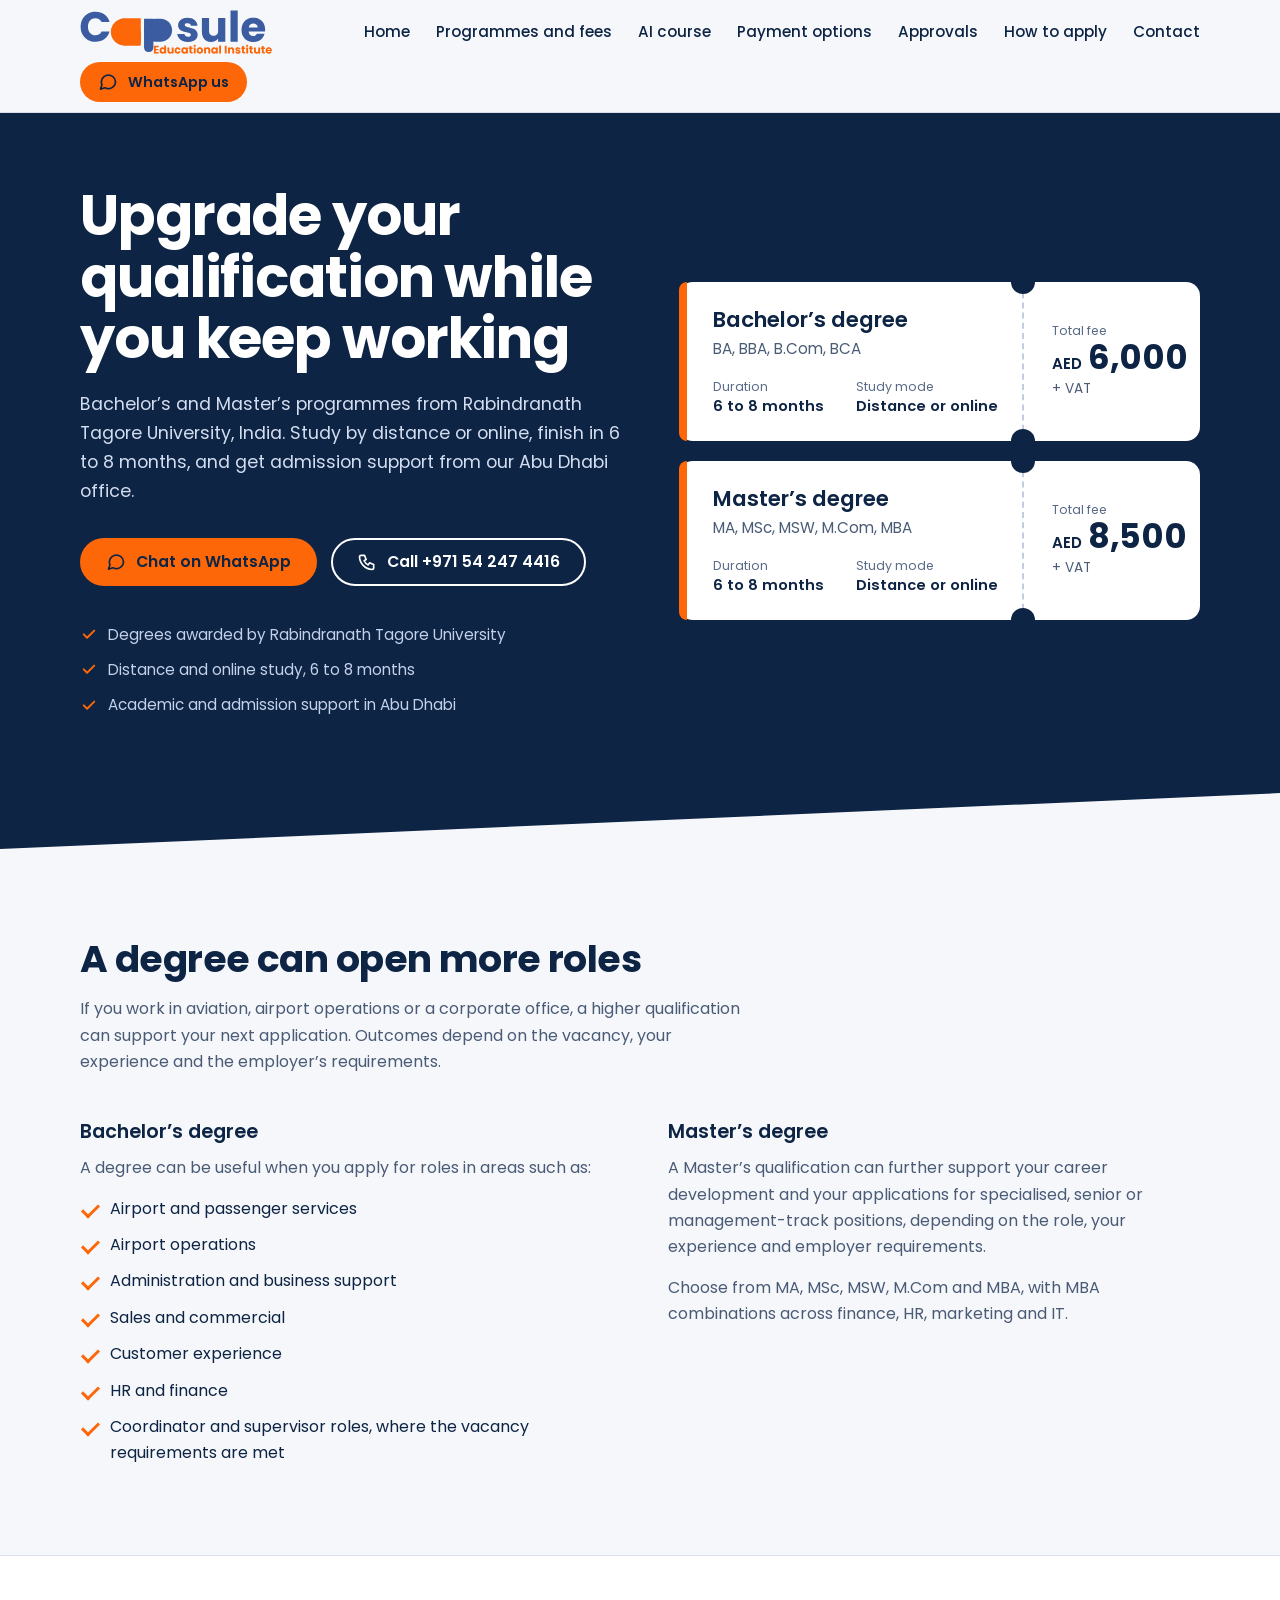
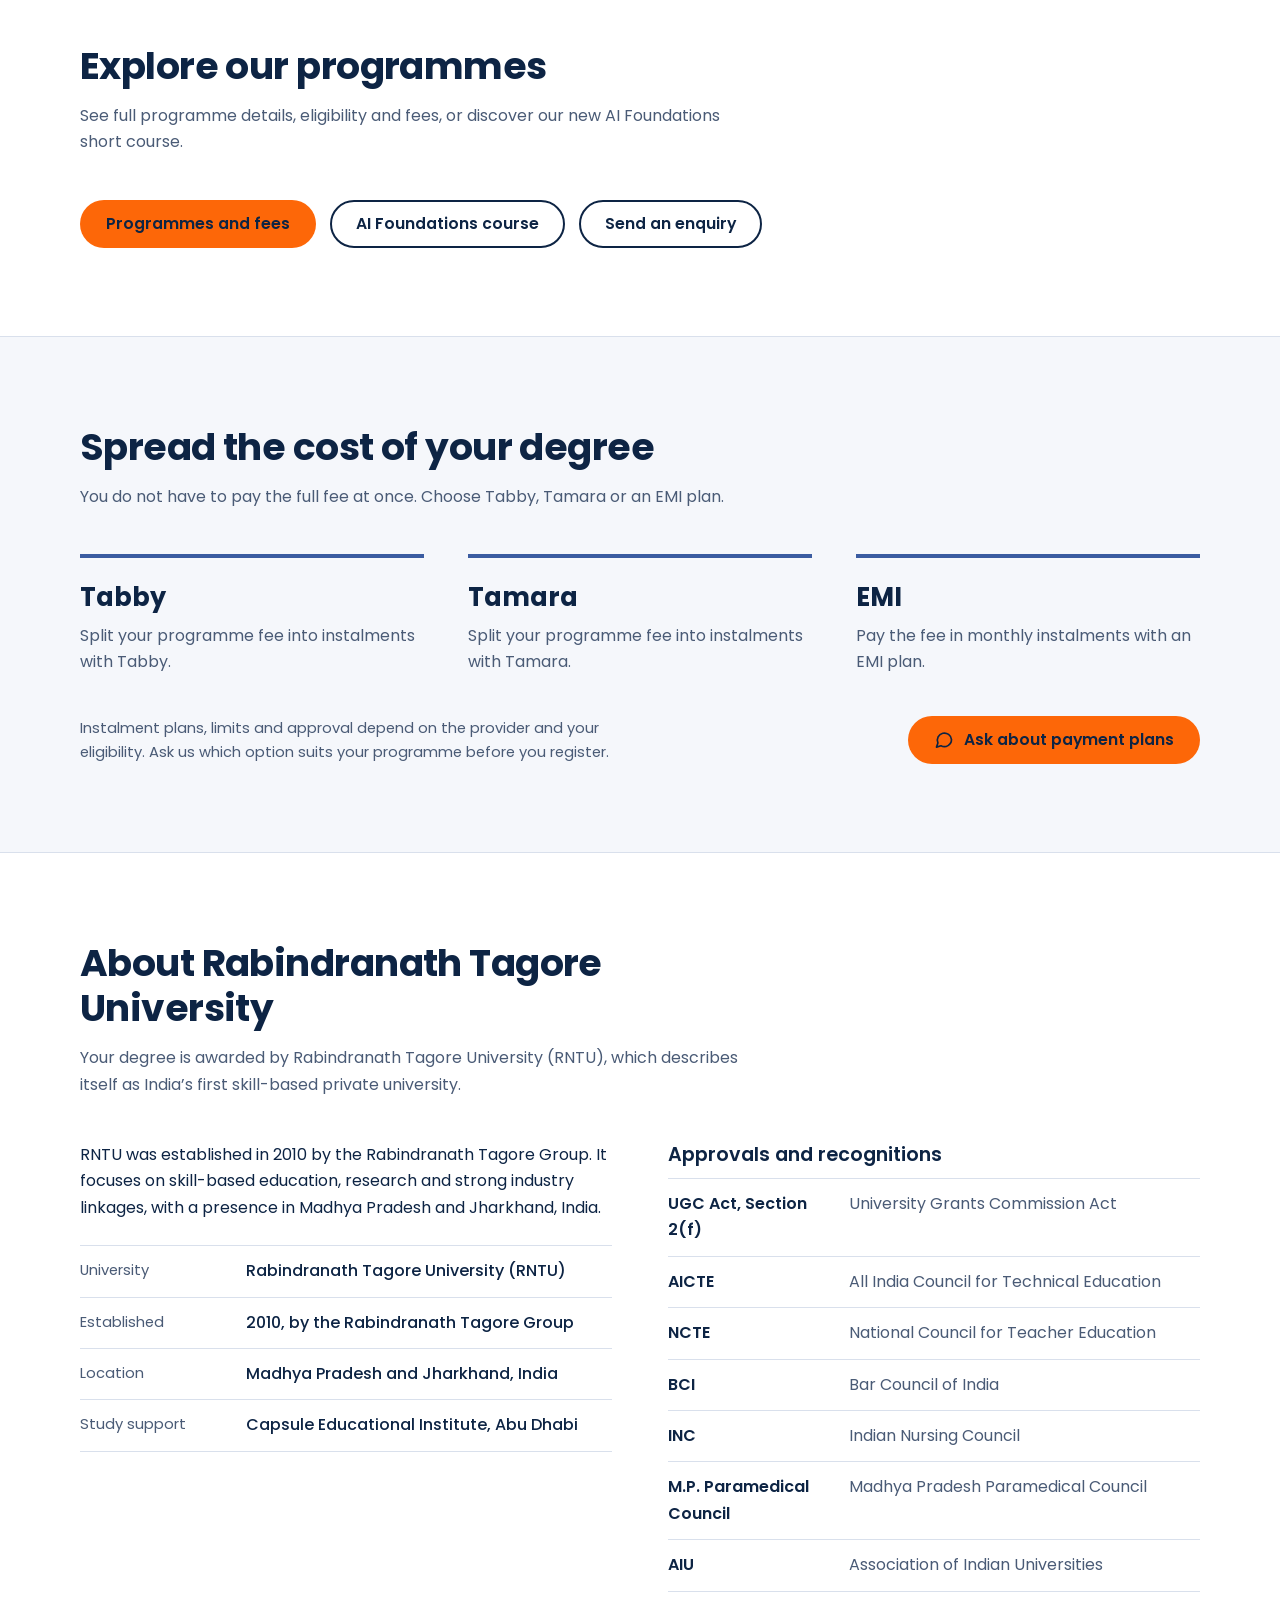
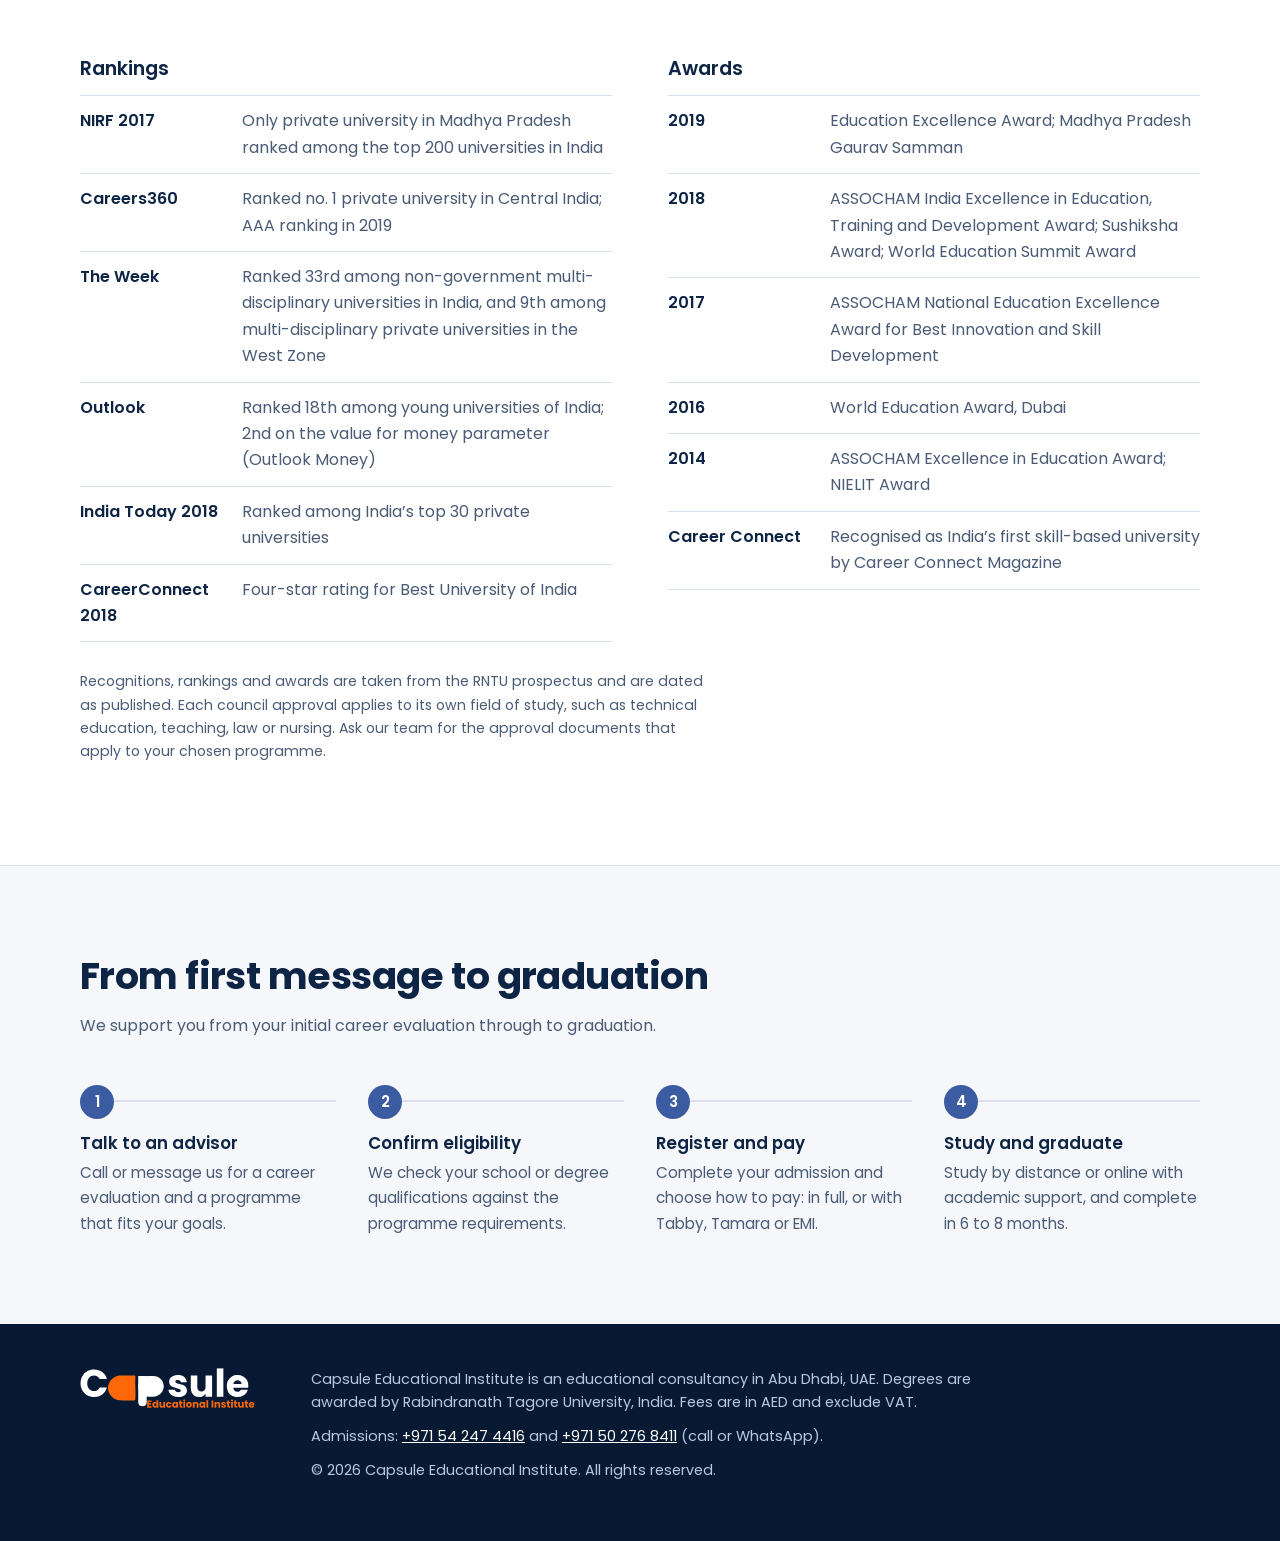
<file: index.html>
<!doctype html>
<html lang="en">
<head>
<meta charset="utf-8">
<meta name="viewport" content="width=device-width, initial-scale=1">
<title>Capsule Educational Institute | Bachelor's and Master's programmes in Abu Dhabi</title>
<meta name="description" content="Upgrade your qualification with Bachelor's and Master's programmes from Rabindranath Tagore University, India. Distance and online study with admission support in Abu Dhabi. Call or WhatsApp +971 54 247 4416.">
<link rel="preconnect" href="https://fonts.googleapis.com">
<link rel="preconnect" href="https://fonts.gstatic.com" crossorigin>
<link href="https://fonts.googleapis.com/css2?family=Poppins:wght@400;500;600;700&display=swap" rel="stylesheet">
<style>
:root{
  --bg:#F5F7FB; --surface:#FFFFFF; --ink:#0D2444; --muted:#4A5B76; --line:#D9E0EC;
  --blue:#3B5CA1; --blue-text:#2F4C8F; --orange:#FD6708; --orange-hover:#FF8433;
  --hero:#0D2444; --footer:#081A33; --logo-blue:#3B5CA1; --focus:#2F4C8F;
  --font:'Poppins',system-ui,-apple-system,'Segoe UI',Roboto,Arial,sans-serif;
}
@media (prefers-color-scheme:dark){
  :root:not([data-theme="light"]){
    --bg:#08152B; --surface:#0E2040; --ink:#EAF0FA; --muted:#A9B8D1; --line:#23375C;
    --blue:#4A6DB8; --blue-text:#9DB6E8; --hero:#0B1D3A; --footer:#061224; --logo-blue:#FFFFFF; --focus:#9DB6E8;
  }
}
:root[data-theme="dark"]{
  --bg:#08152B; --surface:#0E2040; --ink:#EAF0FA; --muted:#A9B8D1; --line:#23375C;
  --blue:#4A6DB8; --blue-text:#9DB6E8; --hero:#0B1D3A; --footer:#061224; --logo-blue:#FFFFFF; --focus:#9DB6E8;
}

*{box-sizing:border-box}
html{scroll-behavior:smooth;-webkit-text-size-adjust:100%}
@media (min-width:861px){html{scroll-padding-top:88px}}
@media (prefers-reduced-motion:reduce){html{scroll-behavior:auto}}
body{margin:0;background:var(--bg);color:var(--ink);font-family:var(--font);font-size:16px;line-height:1.65;-webkit-font-smoothing:antialiased}
svg,img{max-width:100%}
a{color:var(--blue-text)}
:focus-visible{outline:3px solid var(--focus);outline-offset:3px;border-radius:4px}
.wrap{width:min(1120px,100% - 40px);margin-inline:auto}
.sr{position:absolute;width:1px;height:1px;overflow:hidden;clip:rect(0 0 0 0);white-space:nowrap}
.skip{position:absolute;left:12px;top:-60px;background:var(--orange);color:#0D2444;padding:10px 16px;border-radius:8px;font-weight:600;z-index:100}
.skip:focus{top:12px}
.ico{width:20px;height:20px;flex:none;fill:none;stroke:currentColor;stroke-width:2;stroke-linecap:round;stroke-linejoin:round}

/* header */
.site-header{background:var(--bg);border-bottom:1px solid var(--line)}
.site-header .wrap{display:flex;flex-wrap:wrap;align-items:center;justify-content:space-between;gap:8px 24px;min-height:72px;padding-block:10px}
.brand{display:block;color:var(--logo-blue);line-height:0}
.brand svg{height:44px;width:auto;display:block}
.main-nav{min-width:0}
.nav{display:flex;gap:26px;list-style:none;margin:0;padding:0;overflow-x:auto}
.nav a{color:var(--ink);text-decoration:none;font-weight:500;font-size:.95rem;white-space:nowrap;padding:6px 0;display:inline-block}
.nav a:hover{color:var(--blue-text);text-decoration:underline;text-underline-offset:6px}
.header-cta.btn{display:none}
@media (min-width:861px){
  .site-header{position:sticky;top:0;z-index:50}
  .header-cta.btn{display:inline-flex}
}
@media (max-width:860px){
  .site-header .wrap{padding-block:12px}
  .main-nav{order:3;width:100%;border-top:1px solid var(--line);padding-top:6px}
  .nav{gap:22px}
}

/* buttons */
.btn{display:inline-flex;align-items:center;justify-content:center;gap:10px;min-height:48px;padding:0 24px;border-radius:999px;font:600 .98rem/1 var(--font);text-decoration:none;border:2px solid transparent;cursor:pointer;transition:background-color .15s,color .15s,border-color .15s}
.btn-primary{background:var(--orange);color:#0D2444}
.btn-primary:hover{background:var(--orange-hover)}
.btn-ghost{border-color:currentColor;color:var(--ink)}
.btn-ghost:hover{background:rgba(127,150,190,.16)}
.btn-ink{background:var(--ink);color:var(--bg)}
.btn-sm{min-height:40px;padding:0 16px;font-size:.9rem}
.on-navy .btn-ghost{color:#fff}
.on-navy .btn-ghost:hover{background:rgba(255,255,255,.12)}

/* hero */
.hero{background:var(--hero);color:#fff;padding:72px 0 132px;clip-path:polygon(0 0,100% 0,100% calc(100% - 56px),0 100%)}
.hero .wrap{display:grid;grid-template-columns:1.05fr .95fr;gap:56px;align-items:center}
.hero h1{font-size:clamp(2.1rem,4.6vw,3.5rem);line-height:1.1;letter-spacing:-.02em;font-weight:700;margin:0 0 20px}
.lead{font-size:1.1rem;color:#D3DDF0;max-width:52ch;margin:0 0 32px}
.cta-row{display:flex;flex-wrap:wrap;gap:14px}
.hero-facts{list-style:none;padding:0;margin:36px 0 0;display:grid;gap:10px;color:#C4D1EA;font-size:.95rem}
.hero-facts li{display:flex;gap:10px;align-items:center}
.hero-facts .ico{color:var(--orange);width:18px;height:18px;stroke-width:2.6}

.tickets{display:grid;gap:20px}
.ticket{position:relative;display:grid;grid-template-columns:1fr auto;background:#fff;color:#0D2444;border-radius:14px}
.ticket::before{content:"";position:absolute;inset:0 auto 0 0;width:8px;background:var(--orange);border-radius:14px 0 0 14px}
.ticket-main{padding:24px 24px 24px 34px}
.ticket-title{margin:0;font-size:1.35rem;font-weight:600;line-height:1.3}
.ticket-sub{margin:2px 0 18px;color:#4A5B76;font-size:.95rem}
.ticket-meta{display:grid;grid-template-columns:repeat(2,auto);gap:14px 32px;margin:0;justify-content:start}
.ticket-meta dt{font-size:.78rem;color:#5A6B88;line-height:1.3}
.ticket-meta dd{margin:2px 0 0;font-weight:600;font-size:.92rem;line-height:1.35;white-space:nowrap}
.ticket-stub{position:relative;border-left:2px dashed #C3CDE2;padding:24px 28px;min-width:178px;display:flex;flex-direction:column;justify-content:center}
.ticket-stub::before,.ticket-stub::after{content:"";position:absolute;left:-13px;width:24px;height:24px;border-radius:50%;background:var(--hero)}
.ticket-stub::before{top:-12px}
.ticket-stub::after{bottom:-12px}
.stub-label{font-size:.78rem;color:#5A6B88;line-height:1.3}
.stub-price{font-size:2.1rem;font-weight:700;line-height:1.15;letter-spacing:-.01em;font-variant-numeric:tabular-nums}
.stub-price small{font-size:.95rem;font-weight:600;margin-right:6px;letter-spacing:0}
.stub-vat{font-size:.85rem;color:#4A5B76}

/* sections */
.section{padding:88px 0}
.band{background:var(--surface);border-block:1px solid var(--line)}
.section-head{max-width:66ch;margin-bottom:44px}
h2{font-size:clamp(1.7rem,3.2vw,2.35rem);line-height:1.2;letter-spacing:-.015em;font-weight:700;margin:0 0 14px}
h3{font-size:1.2rem;line-height:1.35;font-weight:600;margin:0 0 10px}
.section-head p{margin:0;color:var(--muted)}
p{margin:0 0 14px}
.muted{color:var(--muted)}
.two{display:grid;grid-template-columns:1fr 1fr;gap:56px}
.checks{list-style:none;padding:0;margin:14px 0 0;display:grid;gap:10px}
.checks li{position:relative;padding-left:30px}
.checks li::before{content:"";position:absolute;left:2px;top:.5em;width:14px;height:7px;border-left:3px solid var(--orange);border-bottom:3px solid var(--orange);transform:rotate(-45deg)}
.fineprint{font-size:.88rem;color:var(--muted);max-width:70ch;margin-top:28px}

/* programmes */
.level{display:grid;grid-template-columns:300px 1fr;gap:48px;padding:40px 0;border-top:1px solid var(--line)}
.level:first-of-type{padding-top:8px;border-top:0}
.level:last-of-type{padding-bottom:0}
.fees{width:100%;border-collapse:collapse;margin-top:20px}
.fees th,.fees td{padding:10px 0;border-bottom:1px solid var(--line);text-align:left;font-weight:400;font-size:.95rem}
.fees td{text-align:right;font-variant-numeric:tabular-nums;white-space:nowrap}
.fees .total th,.fees .total td{font-weight:700;border-bottom:0;padding-top:14px;font-size:1rem}
.fees .total td small{display:block;font-weight:500;font-size:.8rem;color:var(--muted)}
.progs{width:100%;border-collapse:collapse}
.progs th,.progs td{text-align:left;vertical-align:top;padding:18px 18px 18px 0;border-top:1px solid var(--line)}
.progs thead th{font-size:.85rem;color:var(--muted);font-weight:500;padding-top:0;padding-bottom:10px;border-top:0}
.progs tbody th{font-weight:600;font-size:1.05rem;width:56%}
.progs tbody th span{display:block;font-weight:400;color:var(--muted);font-size:.9rem}
.progs tbody tr:last-child > *{border-bottom:1px solid var(--line)}
.chips{list-style:none;margin:10px 0 0;padding:0;display:flex;flex-wrap:wrap;gap:6px}
.chips li{border:1px solid var(--line);border-radius:999px;padding:1px 11px;font-size:.8rem;font-weight:400;color:var(--muted);line-height:1.7}

/* payment */
.pay{display:grid;grid-template-columns:repeat(3,1fr);gap:0 44px;list-style:none;margin:0;padding:0}
.pay li{border-top:4px solid var(--blue);padding-top:22px}
.pay h3{font-size:1.6rem;font-weight:700;margin-bottom:8px}
.pay p{color:var(--muted);margin:0}
.pay-foot{display:flex;flex-wrap:wrap;gap:20px 32px;align-items:center;justify-content:space-between;margin-top:40px}
.pay-foot p{margin:0;max-width:64ch;color:var(--muted);font-size:.92rem}

/* approvals */
.facts{margin:24px 0 0;display:grid;gap:0}
.facts div{display:grid;grid-template-columns:150px 1fr;gap:16px;padding:12px 0;border-top:1px solid var(--line)}
.facts div:last-child{border-bottom:1px solid var(--line)}
.facts dt{color:var(--muted);font-size:.92rem}
.facts dd{margin:0;font-weight:500}
.recs{width:100%;border-collapse:collapse;margin-top:6px}
.recs th,.recs td{text-align:left;vertical-align:top;padding:12px 16px 12px 0;border-top:1px solid var(--line)}
.recs tr:last-child > *{border-bottom:1px solid var(--line)}
.recs th{width:34%;font-weight:600}
.recs td{color:var(--muted)}
.honours{margin-top:64px}
.honours h3{margin-bottom:6px}
.log{margin:14px 0 0}
.log div{display:grid;grid-template-columns:146px 1fr;gap:16px;padding:12px 0;border-top:1px solid var(--line)}
.log div:last-child{border-bottom:1px solid var(--line)}
.log dt{font-weight:600}
.log dd{margin:0;color:var(--muted)}

/* steps */
.steps{display:grid;grid-template-columns:repeat(4,1fr);gap:32px;list-style:none;counter-reset:s;padding:16px 0 0;margin:0}
.steps li{counter-increment:s;position:relative;border-top:2px solid var(--line);padding-top:30px}
.steps li::before{content:counter(s);position:absolute;top:-17px;left:0;width:34px;height:34px;border-radius:50%;background:var(--blue);color:#fff;display:grid;place-items:center;font-weight:600;font-size:.95rem}
.steps h3{font-size:1.05rem;margin-bottom:6px}
.steps p{margin:0;color:var(--muted);font-size:.95rem}

/* contact */
.contact{background:var(--hero);color:#fff;padding:88px 0}
.contact .grid{display:grid;grid-template-columns:1.1fr .9fr;gap:56px;align-items:start}
.contact h2{color:#fff}
.contact .lead{margin-bottom:0}
.numbers{list-style:none;padding:0;margin:32px 0 0;display:grid;gap:14px}
.numbers li{display:flex;flex-wrap:wrap;align-items:center;justify-content:space-between;gap:12px 16px;padding:16px 18px;border:1px solid rgba(255,255,255,.24);border-radius:12px}
.num{font-size:1.25rem;font-weight:600;font-variant-numeric:tabular-nums}
.num-actions{display:flex;gap:10px;flex-wrap:wrap}
.address{display:flex;gap:14px;margin-top:32px;font-style:normal;color:#D3DDF0}
.address .ico{margin-top:4px;color:var(--orange)}
.address strong{color:#fff;font-weight:600}
.address a{color:#fff}
.panel{background:#fff;color:#0D2444;border-radius:14px;padding:30px}
.panel h3{font-size:1.3rem}
.panel p{color:#4A5B76;font-size:.95rem}
.field{margin-top:18px}
.field label{display:block;font-weight:600;font-size:.92rem;margin-bottom:6px}
.field input,.field select{width:100%;min-height:48px;padding:0 14px;border:1.5px solid #AEBBD6;border-radius:10px;font:400 1rem var(--font);color:#0D2444;background:#fff}
.field input:focus-visible,.field select:focus-visible{outline:3px solid #2F4C8F;outline-offset:2px;border-color:#2F4C8F}
.panel .btn{width:100%;margin-top:22px}
.panel .note{margin:12px 0 0;font-size:.82rem}

/* footer */
.site-footer{background:var(--footer);color:#B9C7E2;padding:44px 0 48px;font-size:.9rem}
.site-footer .wrap{display:grid;grid-template-columns:auto 1fr;gap:28px 56px;align-items:start}
.site-footer .brand{color:#fff}
.site-footer p{margin:0 0 10px;max-width:74ch}
.site-footer a{color:#fff}

/* quick contact bar (mobile) */
.quickbar{display:none}
@media (max-width:860px){
  body{padding-bottom:78px}
  .quickbar{display:grid;grid-template-columns:1fr 1fr;gap:10px;position:fixed;left:0;right:0;bottom:0;z-index:60;background:var(--surface);border-top:1px solid var(--line);padding:10px 16px calc(10px + env(safe-area-inset-bottom))}
}

/* responsive */
@media (max-width:980px){
  .hero .wrap,.two,.contact .grid,.level,.site-footer .wrap{grid-template-columns:1fr}
  .hero .wrap{gap:44px}
  .two{gap:40px}
  .level{gap:8px}
  .level .progs{margin-top:28px}
  .honours .two{gap:44px}
  .steps{grid-template-columns:1fr 1fr;gap:40px 32px}
  .pay{grid-template-columns:1fr;gap:32px}
}
@media (max-width:700px){
  .section{padding:64px 0}
  .contact{padding:64px 0}
  .hero{padding:48px 0 104px;clip-path:polygon(0 0,100% 0,100% calc(100% - 36px),0 100%)}
  .ticket{grid-template-columns:1fr}
  .ticket::before{inset:0 0 auto 0;width:auto;height:8px;border-radius:14px 14px 0 0}
  .ticket-main{padding:28px 22px 22px}
  .ticket-meta{grid-template-columns:1fr 1fr;gap:12px 20px}
  .ticket-meta dd{white-space:normal}
  .ticket-stub{border-left:0;border-top:2px dashed #C3CDE2;min-width:0;padding:20px 22px;flex-direction:row;flex-wrap:wrap;align-items:baseline;justify-content:space-between;gap:2px 12px}
  .ticket-stub::before{left:-12px;top:-13px}
  .ticket-stub::after{left:auto;right:-12px;top:-13px;bottom:auto}
  .stub-label{flex-basis:100%}
  .steps{grid-template-columns:1fr}
  .facts div,.log div{grid-template-columns:1fr;gap:2px}
  .progs thead{position:absolute;width:1px;height:1px;overflow:hidden;clip:rect(0 0 0 0)}
  .progs,.progs tbody,.progs tr,.progs th,.progs td{display:block;width:auto}
  .progs tr{padding:18px 0;border-top:1px solid var(--line)}
  .progs th,.progs td,.progs tbody th{border:0;padding:0;width:auto}
  .progs td{margin-top:10px}
  .progs td::before{content:attr(data-label);display:block;font-size:.8rem;color:var(--muted)}
  .progs tbody tr:last-child{border-bottom:1px solid var(--line)}
  .progs tbody tr:last-child > *{border-bottom:0}
  .recs th{width:42%}
  .panel{padding:24px}
}

/* AI Foundations */
.ai-hero{display:block;max-width:760px}
.ai-hero img{width:100%;height:auto;border-radius:16px;border:1px solid var(--line);display:block}
.ai-tag{display:inline-block;background:var(--orange);color:#0D2444;font-weight:600;font-size:13px;padding:4px 12px;border-radius:999px;margin-bottom:10px}
.ai-stats{display:grid;grid-template-columns:repeat(4,1fr);gap:12px;margin:20px 0}
.ai-stats div{background:var(--surface);border:1px solid var(--line);border-radius:12px;padding:12px;text-align:center}
.ai-stats b{display:block;font-size:22px;color:var(--blue-text)}
.ai-stats span{font-size:13px;color:var(--muted)}
.ai-sub{margin:40px 0 16px}
.ai-sessions{display:grid;grid-template-columns:repeat(2,1fr);gap:10px}
.ai-sessions details{background:var(--surface);border:1px solid var(--line);border-radius:12px;padding:12px 16px}
.ai-sessions summary{cursor:pointer;font-weight:600;list-style:none}
.ai-sessions summary::-webkit-details-marker{display:none}
.ai-sessions summary b{color:var(--orange);margin-right:10px}
.ai-sessions p{margin:8px 0 0;color:var(--muted);font-size:15px}
.ai-packs{display:grid;grid-template-columns:repeat(3,1fr);gap:16px}
.ai-pack{background:var(--surface);border:1px solid var(--line);border-radius:16px;padding:24px;display:flex;flex-direction:column;position:relative}
.ai-pack.rec{border:2px solid var(--orange)}
.ai-rec{position:absolute;top:-12px;left:24px;background:var(--orange);color:#0D2444;font-size:12px;font-weight:600;padding:3px 10px;border-radius:999px}
.ai-pack h4{margin:4px 0 0;font-size:20px}
.ai-pack .ai-price{font-size:30px;font-weight:700;color:var(--blue-text);margin:8px 0}
.ai-pack ul{padding-left:18px;margin:12px 0 20px;font-size:15px;flex:1}
.ai-pack .btn{justify-content:center}
@media (max-width:860px){.ai-hero,.ai-packs,.ai-sessions{grid-template-columns:1fr}.ai-stats{grid-template-columns:repeat(2,1fr)}}
</style>
</head>
<body>

<svg width="0" height="0" style="position:absolute" aria-hidden="true" focusable="false">
  <defs>
    <symbol id="capsule-logo" viewBox="75 345 446 102"><path fill="currentColor" d="M 110.96 348.96 C 119.10 348.96 126.08 351.12 131.87 355.41 C 137.67 359.71 141.55 365.58 143.50 373.01 L 125.13 373.01 C 123.76 370.14 121.83 367.96 119.32 366.46 C 116.81 364.96 113.96 364.21 110.76 364.21 C 105.62 364.21 101.45 366.00 98.26 369.58 C 95.07 373.17 93.47 377.96 93.47 383.95 C 93.47 389.94 95.07 394.73 98.26 398.32 C 101.45 401.90 105.62 403.69 110.76 403.69 C 113.96 403.69 116.81 402.94 119.32 401.44 C 121.83 399.94 123.76 397.76 125.13 394.90 L 143.50 394.90 C 141.55 402.32 137.67 408.17 131.87 412.44 C 126.08 416.71 119.10 418.84 110.96 418.84 C 104.32 418.84 98.37 417.36 93.13 414.39 C 87.88 411.43 83.79 407.31 80.86 402.03 C 77.93 396.75 76.46 390.73 76.46 383.95 C 76.46 377.17 77.93 371.13 80.86 365.82 C 83.79 360.51 87.88 356.38 93.13 353.41 C 98.37 350.45 104.32 348.96 110.96 348.96"/><path fill="currentColor" d="M 249.96 365.33 L 262.01 365.33 C 276.66 365.33 288.52 377.20 288.52 391.84 C 288.52 406.48 276.66 418.35 262.01 418.35 L 249.96 418.35 C 235.32 418.35 223.45 406.48 223.45 391.84 C 223.45 377.20 235.32 365.33 249.96 365.33"/><path fill="currentColor" d="M 223.45 365.33 L 245.14 365.33 L 245.14 431.60 C 245.14 438.83 241.53 442.45 234.30 442.45 C 227.07 442.45 223.45 438.83 223.45 431.60 Z M 223.45 365.33"/><path fill="currentColor" d="M 300.57 400.47 L 317.08 400.47 C 317.28 402.35 318.16 403.89 319.72 405.06 C 321.28 406.23 323.21 406.82 325.49 406.82 C 327.57 406.82 329.18 406.41 330.32 405.60 C 331.46 404.78 332.03 403.72 332.03 402.42 C 332.03 400.86 331.22 399.70 329.59 398.95 C 327.96 398.20 325.32 397.37 321.67 396.46 C 317.77 395.55 314.51 394.58 311.90 393.58 C 309.30 392.57 307.05 390.97 305.16 388.79 C 303.27 386.60 302.33 383.66 302.33 379.94 C 302.33 376.82 303.19 373.97 304.92 371.39 C 306.64 368.82 309.18 366.78 312.54 365.28 C 315.89 363.79 319.89 363.04 324.51 363.04 C 331.35 363.04 336.74 364.73 340.68 368.12 C 344.62 371.51 346.89 376.00 347.48 381.60 L 332.03 381.60 C 331.77 379.72 330.94 378.22 329.54 377.11 C 328.14 376.00 326.30 375.45 324.02 375.45 C 322.07 375.45 320.57 375.82 319.53 376.57 C 318.48 377.32 317.96 378.35 317.96 379.65 C 317.96 381.21 318.79 382.39 320.45 383.17 C 322.12 383.95 324.71 384.73 328.22 385.51 C 332.26 386.56 335.55 387.58 338.09 388.59 C 340.64 389.60 342.87 391.23 344.79 393.48 C 346.71 395.73 347.70 398.74 347.77 402.52 C 347.77 405.71 346.87 408.56 345.08 411.07 C 343.29 413.58 340.72 415.55 337.36 416.98 C 334.01 418.42 330.11 419.13 325.68 419.13 C 320.92 419.13 316.69 418.32 312.98 416.69 C 309.26 415.06 306.33 412.83 304.18 410 C 302.03 407.16 300.83 403.98 300.57 400.47"/><path fill="currentColor" d="M 411.88 363.82 L 411.88 418.35 L 395.17 418.35 L 395.17 410.92 C 393.47 413.33 391.17 415.27 388.28 416.74 C 385.38 418.20 382.17 418.94 378.65 418.94 C 374.48 418.94 370.80 418.01 367.60 416.15 C 364.41 414.30 361.94 411.61 360.18 408.09 C 358.42 404.57 357.54 400.43 357.54 395.68 L 357.54 363.82 L 374.16 363.82 L 374.16 393.43 C 374.16 397.08 375.10 399.91 376.99 401.93 C 378.88 403.95 381.42 404.96 384.61 404.96 C 387.87 404.96 390.44 403.95 392.33 401.93 C 394.22 399.91 395.17 397.08 395.17 393.43 L 395.17 363.82 Z M 411.88 363.82"/><path fill="currentColor" d="M 423.90 418.35 L 440.61 418.35 L 440.61 346.03 L 423.90 346.03 Z M 423.90 418.35"/><path fill="currentColor" d="M 503.83 395.09 L 466.01 395.09 C 466.28 398.48 467.37 401.07 469.29 402.86 C 471.21 404.65 473.57 405.55 476.37 405.55 C 480.55 405.55 483.44 403.79 485.07 400.27 L 502.86 400.27 C 501.95 403.85 500.30 407.08 497.92 409.94 C 495.55 412.81 492.57 415.06 488.98 416.69 C 485.40 418.32 481.39 419.13 476.96 419.13 C 471.62 419.13 466.86 417.99 462.69 415.71 C 458.52 413.43 455.27 410.17 452.92 405.94 C 450.58 401.71 449.40 396.75 449.40 391.08 C 449.40 385.42 450.56 380.46 452.87 376.23 C 455.19 372 458.42 368.74 462.60 366.46 C 466.76 364.18 471.55 363.04 476.96 363.04 C 482.24 363.04 486.93 364.14 491.03 366.36 C 495.14 368.58 498.35 371.74 500.66 375.84 C 502.97 379.94 504.13 384.73 504.13 390.21 C 504.13 391.77 504.03 393.40 503.83 395.09 M 487.03 385.81 C 487.03 382.94 486.05 380.66 484.10 378.97 C 482.14 377.27 479.70 376.42 476.76 376.42 C 473.96 376.42 471.60 377.24 469.68 378.87 C 467.76 380.50 466.57 382.81 466.11 385.81 Z M 487.03 385.81"/><path fill="#FD6708" d="M 250.78 431.51 L 250.78 435.17 L 256.68 435.17 L 256.68 438.57 L 250.78 438.57 L 250.78 442.54 L 257.45 442.54 L 257.45 446.07 L 246.38 446.07 L 246.38 427.99 L 257.45 427.99 L 257.45 431.51 Z M 250.78 431.51"/><path fill="#FD6708" d="M 265.77 431.49 C 266.71 431.49 267.57 431.69 268.35 432.08 C 269.14 432.48 269.75 433.01 270.20 433.68 L 270.20 427.01 L 274.60 427.01 L 274.60 446.07 L 270.20 446.07 L 270.20 444.01 C 269.78 444.69 269.20 445.24 268.43 445.65 C 267.67 446.07 266.78 446.27 265.77 446.27 C 264.58 446.27 263.51 445.97 262.55 445.36 C 261.59 444.75 260.83 443.88 260.27 442.76 C 259.71 441.63 259.43 440.33 259.43 438.85 C 259.43 437.38 259.71 436.08 260.27 434.97 C 260.83 433.85 261.59 432.99 262.55 432.39 C 263.51 431.79 264.58 431.49 265.77 431.49 M 267.05 435.33 C 266.18 435.33 265.44 435.64 264.83 436.27 C 264.22 436.89 263.91 437.76 263.91 438.85 C 263.91 439.96 264.22 440.82 264.83 441.47 C 265.44 442.11 266.18 442.43 267.05 442.43 C 267.93 442.43 268.67 442.12 269.28 441.48 C 269.89 440.85 270.20 439.98 270.20 438.88 C 270.20 437.78 269.89 436.92 269.28 436.28 C 268.67 435.64 267.93 435.33 267.05 435.33"/><path fill="#FD6708" d="M 291.98 431.69 L 291.98 446.07 L 287.58 446.07 L 287.58 444.11 C 287.13 444.74 286.53 445.25 285.76 445.64 C 285.00 446.03 284.16 446.22 283.23 446.22 C 282.13 446.22 281.16 445.98 280.32 445.49 C 279.48 445 278.82 444.29 278.36 443.36 C 277.90 442.43 277.66 441.34 277.66 440.09 L 277.66 431.69 L 282.04 431.69 L 282.04 439.50 C 282.04 440.46 282.29 441.21 282.79 441.74 C 283.29 442.27 283.96 442.54 284.80 442.54 C 285.66 442.54 286.33 442.27 286.83 441.74 C 287.33 441.21 287.58 440.46 287.58 439.50 L 287.58 431.69 Z M 291.98 431.69"/><path fill="#FD6708" d="M 301.48 431.49 C 303.29 431.49 304.79 431.96 306.00 432.91 C 307.21 433.85 308.01 435.18 308.39 436.90 L 303.70 436.90 C 303.30 435.80 302.54 435.25 301.41 435.25 C 300.60 435.25 299.96 435.56 299.48 436.19 C 299 436.82 298.75 437.71 298.75 438.88 C 298.75 440.05 299 440.94 299.48 441.57 C 299.96 442.20 300.60 442.51 301.41 442.51 C 302.54 442.51 303.30 441.96 303.70 440.86 L 308.39 440.86 C 308.01 442.55 307.21 443.87 305.99 444.83 C 304.77 445.79 303.27 446.27 301.48 446.27 C 300.08 446.27 298.83 445.97 297.74 445.37 C 296.65 444.77 295.80 443.91 295.19 442.80 C 294.58 441.68 294.28 440.37 294.28 438.88 C 294.28 437.39 294.58 436.08 295.19 434.97 C 295.80 433.85 296.65 432.99 297.74 432.39 C 298.83 431.79 300.08 431.49 301.48 431.49"/><path fill="#FD6708" d="M 316.19 431.49 C 317.20 431.49 318.09 431.69 318.85 432.11 C 319.62 432.52 320.21 433.06 320.62 433.73 L 320.62 431.69 L 325.02 431.69 L 325.02 446.07 L 320.62 446.07 L 320.62 444.03 C 320.19 444.70 319.59 445.24 318.83 445.65 C 318.06 446.07 317.17 446.27 316.16 446.27 C 315 446.27 313.93 445.97 312.97 445.36 C 312.01 444.75 311.25 443.88 310.69 442.76 C 310.13 441.63 309.85 440.33 309.85 438.85 C 309.85 437.38 310.13 436.08 310.69 434.97 C 311.25 433.85 312.01 432.99 312.97 432.39 C 313.93 431.79 315.00 431.49 316.19 431.49 M 317.48 435.33 C 316.60 435.33 315.86 435.64 315.25 436.27 C 314.64 436.89 314.33 437.76 314.33 438.85 C 314.33 439.96 314.64 440.82 315.25 441.47 C 315.86 442.11 316.60 442.43 317.48 442.43 C 318.35 442.43 319.09 442.12 319.70 441.48 C 320.31 440.85 320.62 439.98 320.62 438.88 C 320.62 437.78 320.31 436.92 319.70 436.28 C 319.09 435.64 318.35 435.33 317.48 435.33"/><path fill="#FD6708" d="M 336.22 442.33 L 336.22 446.07 L 333.98 446.07 C 332.39 446.07 331.14 445.67 330.25 444.89 C 329.35 444.11 328.91 442.84 328.91 441.07 L 328.91 435.35 L 327.16 435.35 L 327.16 431.70 L 328.91 431.70 L 328.91 428.19 L 333.31 428.19 L 333.31 431.70 L 336.20 431.70 L 336.20 435.35 L 333.31 435.35 L 333.31 441.12 C 333.31 441.55 333.42 441.86 333.62 442.05 C 333.83 442.24 334.17 442.33 334.65 442.33 Z M 336.22 442.33"/><path fill="#FD6708" d="M 338.26 427.83 C 338.26 427.15 338.50 426.58 338.99 426.12 C 339.48 425.67 340.11 425.44 340.88 425.44 C 341.64 425.44 342.26 425.67 342.75 426.12 C 343.24 426.58 343.48 427.15 343.48 427.83 C 343.48 428.50 343.24 429.07 342.75 429.52 C 342.26 429.98 341.64 430.20 340.88 430.20 C 340.11 430.20 339.48 429.98 338.99 429.52 C 338.50 429.07 338.26 428.50 338.26 427.83 M 343.07 446.07 L 338.67 446.07 L 338.67 431.70 L 343.07 431.70 Z M 343.07 446.07"/><path fill="#FD6708" d="M 345.39 438.88 C 345.39 437.41 345.71 436.10 346.37 434.98 C 347.02 433.85 347.91 432.99 349.05 432.39 C 350.18 431.79 351.45 431.49 352.86 431.49 C 354.26 431.49 355.53 431.79 356.67 432.39 C 357.80 432.99 358.69 433.85 359.35 434.98 C 360.00 436.10 360.33 437.41 360.33 438.88 C 360.33 440.36 360 441.66 359.33 442.78 C 358.67 443.91 357.77 444.77 356.63 445.37 C 355.49 445.97 354.21 446.27 352.81 446.27 C 351.40 446.27 350.13 445.97 349.01 445.37 C 347.88 444.77 347.00 443.91 346.35 442.80 C 345.71 441.68 345.39 440.37 345.39 438.88 M 355.84 438.88 C 355.84 437.73 355.56 436.85 354.98 436.23 C 354.41 435.61 353.70 435.30 352.86 435.30 C 352.00 435.30 351.29 435.60 350.72 436.21 C 350.16 436.82 349.87 437.71 349.87 438.88 C 349.87 440.03 350.15 440.91 350.71 441.53 C 351.26 442.15 351.96 442.46 352.81 442.46 C 353.65 442.46 354.36 442.15 354.96 441.53 C 355.55 440.91 355.84 440.03 355.84 438.88"/><path fill="#FD6708" d="M 376.96 437.67 L 376.96 446.07 L 372.58 446.07 L 372.58 438.26 C 372.58 437.30 372.33 436.55 371.83 436.02 C 371.34 435.49 370.67 435.23 369.83 435.23 C 368.99 435.23 368.32 435.49 367.82 436.02 C 367.32 436.55 367.07 437.30 367.07 438.26 L 367.07 446.07 L 362.67 446.07 L 362.67 431.70 L 367.07 431.70 L 367.07 433.60 C 367.52 432.97 368.12 432.46 368.87 432.10 C 369.63 431.73 370.48 431.54 371.42 431.54 C 373.10 431.54 374.45 432.08 375.46 433.18 C 376.46 434.27 376.96 435.76 376.96 437.67"/><path fill="#FD6708" d="M 385.48 431.49 C 386.5 431.49 387.39 431.69 388.15 432.11 C 388.91 432.52 389.50 433.06 389.91 433.73 L 389.91 431.69 L 394.32 431.69 L 394.32 446.07 L 389.91 446.07 L 389.91 444.03 C 389.48 444.70 388.89 445.24 388.12 445.65 C 387.36 446.07 386.47 446.27 385.46 446.27 C 384.29 446.27 383.23 445.97 382.26 445.36 C 381.30 444.75 380.54 443.88 379.99 442.76 C 379.43 441.63 379.15 440.33 379.15 438.85 C 379.15 437.38 379.43 436.08 379.99 434.97 C 380.54 433.85 381.30 432.99 382.26 432.39 C 383.23 431.79 384.30 431.49 385.48 431.49 M 386.77 435.33 C 385.90 435.33 385.16 435.64 384.54 436.27 C 383.94 436.89 383.63 437.76 383.63 438.85 C 383.63 439.96 383.94 440.82 384.54 441.47 C 385.16 442.11 385.90 442.43 386.77 442.43 C 387.65 442.43 388.39 442.12 389.00 441.48 C 389.61 440.85 389.91 439.98 389.91 438.88 C 389.91 437.78 389.61 436.92 389.00 436.28 C 388.39 435.64 387.65 435.33 386.77 435.33"/><path fill="#FD6708" d="M 397.51 446.07 L 401.91 446.07 L 401.91 427.01 L 397.51 427.01 Z M 397.51 446.07"/><path fill="#FD6708" d="M 410.57 446.07 L 414.97 446.07 L 414.97 427.99 L 410.57 427.99 Z M 410.57 446.07"/><path fill="#FD6708" d="M 432.45 437.67 L 432.45 446.07 L 428.08 446.07 L 428.08 438.26 C 428.08 437.30 427.83 436.55 427.33 436.02 C 426.83 435.49 426.16 435.23 425.32 435.23 C 424.48 435.23 423.81 435.49 423.31 436.02 C 422.82 436.55 422.57 437.30 422.57 438.26 L 422.57 446.07 L 418.16 446.07 L 418.16 431.70 L 422.57 431.70 L 422.57 433.60 C 423.01 432.97 423.61 432.46 424.37 432.10 C 425.12 431.73 425.97 431.54 426.92 431.54 C 428.60 431.54 429.94 432.08 430.95 433.18 C 431.95 434.27 432.45 435.76 432.45 437.67"/><path fill="#FD6708" d="M 434.75 441.35 L 439.10 441.35 C 439.15 441.85 439.38 442.25 439.79 442.56 C 440.21 442.87 440.71 443.03 441.31 443.03 C 441.86 443.03 442.28 442.92 442.58 442.71 C 442.89 442.49 443.04 442.21 443.04 441.87 C 443.04 441.46 442.82 441.15 442.39 440.95 C 441.96 440.76 441.27 440.54 440.31 440.30 C 439.28 440.06 438.42 439.80 437.73 439.54 C 437.05 439.27 436.45 438.85 435.96 438.28 C 435.46 437.70 435.21 436.92 435.21 435.94 C 435.21 435.12 435.44 434.37 435.89 433.69 C 436.35 433.01 437.01 432.48 437.90 432.08 C 438.78 431.69 439.83 431.49 441.05 431.49 C 442.86 431.49 444.28 431.94 445.32 432.83 C 446.35 433.72 446.95 434.91 447.10 436.38 L 443.04 436.38 C 442.97 435.89 442.75 435.49 442.38 435.20 C 442.01 434.91 441.53 434.76 440.92 434.76 C 440.41 434.76 440.01 434.86 439.74 435.06 C 439.47 435.25 439.33 435.53 439.33 435.87 C 439.33 436.28 439.55 436.59 439.98 436.80 C 440.42 437.00 441.10 437.21 442.03 437.41 C 443.10 437.69 443.96 437.96 444.63 438.23 C 445.30 438.49 445.89 438.92 446.40 439.51 C 446.91 440.10 447.17 440.90 447.18 441.89 C 447.18 442.73 446.95 443.49 446.48 444.15 C 446.00 444.81 445.32 445.33 444.44 445.71 C 443.56 446.08 442.53 446.27 441.36 446.27 C 440.11 446.27 439 446.06 438.01 445.63 C 437.04 445.20 436.26 444.61 435.70 443.86 C 435.13 443.12 434.82 442.28 434.75 441.35"/><path fill="#FD6708" d="M 457.89 442.33 L 457.89 446.07 L 455.66 446.07 C 454.06 446.07 452.82 445.67 451.92 444.89 C 451.03 444.11 450.58 442.84 450.58 441.07 L 450.58 435.35 L 448.83 435.35 L 448.83 431.70 L 450.58 431.70 L 450.58 428.19 L 454.98 428.19 L 454.98 431.70 L 457.87 431.70 L 457.87 435.35 L 454.98 435.35 L 454.98 441.12 C 454.98 441.55 455.09 441.86 455.30 442.05 C 455.50 442.24 455.84 442.33 456.32 442.33 Z M 457.89 442.33"/><path fill="#FD6708" d="M 459.93 427.83 C 459.93 427.15 460.17 426.58 460.66 426.12 C 461.15 425.67 461.78 425.44 462.56 425.44 C 463.31 425.44 463.93 425.67 464.42 426.12 C 464.91 426.58 465.16 427.15 465.16 427.83 C 465.16 428.50 464.91 429.07 464.42 429.52 C 463.93 429.98 463.31 430.20 462.56 430.20 C 461.78 430.20 461.15 429.98 460.66 429.52 C 460.17 429.07 459.93 428.50 459.93 427.83 M 464.75 446.07 L 460.34 446.07 L 460.34 431.70 L 464.75 431.70 Z M 464.75 446.07"/><path fill="#FD6708" d="M 475.95 442.33 L 475.95 446.07 L 473.71 446.07 C 472.11 446.07 470.87 445.67 469.97 444.89 C 469.08 444.11 468.63 442.84 468.63 441.07 L 468.63 435.35 L 466.88 435.35 L 466.88 431.70 L 468.63 431.70 L 468.63 428.19 L 473.04 428.19 L 473.04 431.70 L 475.92 431.70 L 475.92 435.35 L 473.04 435.35 L 473.04 441.12 C 473.04 441.55 473.14 441.86 473.35 442.05 C 473.55 442.24 473.90 442.33 474.37 442.33 Z M 475.95 442.33"/><path fill="#FD6708" d="M 492.58 431.69 L 492.58 446.07 L 488.18 446.07 L 488.18 444.11 C 487.73 444.74 487.13 445.25 486.36 445.64 C 485.60 446.03 484.75 446.22 483.83 446.22 C 482.73 446.22 481.76 445.98 480.92 445.49 C 480.08 445 479.42 444.29 478.96 443.36 C 478.5 442.43 478.26 441.34 478.26 440.09 L 478.26 431.69 L 482.64 431.69 L 482.64 439.50 C 482.64 440.46 482.89 441.21 483.39 441.74 C 483.89 442.27 484.55 442.54 485.40 442.54 C 486.26 442.54 486.93 442.27 487.43 441.74 C 487.93 441.21 488.18 440.46 488.18 439.50 L 488.18 431.69 Z M 492.58 431.69"/><path fill="#FD6708" d="M 503.76 442.33 L 503.76 446.07 L 501.52 446.07 C 499.92 446.07 498.67 445.67 497.78 444.89 C 496.89 444.11 496.44 442.84 496.44 441.07 L 496.44 435.35 L 494.69 435.35 L 494.69 431.70 L 496.44 431.70 L 496.44 428.19 L 500.85 428.19 L 500.85 431.70 L 503.73 431.70 L 503.73 435.35 L 500.85 435.35 L 500.85 441.12 C 500.85 441.55 500.95 441.86 501.16 442.05 C 501.36 442.24 501.71 442.33 502.19 442.33 Z M 503.76 442.33"/><path fill="#FD6708" d="M 519.67 439.94 L 509.71 439.94 C 509.78 440.83 510.06 441.51 510.57 441.98 C 511.08 442.46 511.70 442.69 512.44 442.69 C 513.53 442.69 514.30 442.23 514.73 441.30 L 519.41 441.30 C 519.17 442.25 518.74 443.10 518.11 443.85 C 517.49 444.60 516.70 445.20 515.76 445.63 C 514.81 446.06 513.76 446.27 512.59 446.27 C 511.18 446.27 509.93 445.97 508.83 445.37 C 507.73 444.77 506.87 443.91 506.26 442.80 C 505.64 441.68 505.33 440.37 505.33 438.88 C 505.33 437.39 505.63 436.08 506.24 434.97 C 506.85 433.85 507.71 432.99 508.80 432.39 C 509.91 431.79 511.17 431.49 512.59 431.49 C 513.98 431.49 515.22 431.78 516.30 432.37 C 517.38 432.95 518.23 433.78 518.83 434.86 C 519.44 435.94 519.75 437.21 519.75 438.65 C 519.75 439.06 519.72 439.49 519.67 439.94 M 515.24 437.49 C 515.24 436.73 514.98 436.13 514.47 435.69 C 513.96 435.24 513.31 435.02 512.54 435.02 C 511.80 435.02 511.18 435.23 510.67 435.66 C 510.17 436.09 509.85 436.70 509.73 437.49 Z M 515.24 437.49"/><path fill="#FD6708" d="M 215.54 363.93 L 175.60 363.93 C 169.29 363.93 159.12 369.89 154.89 374.57 C 145.28 385.20 143.84 399.75 151.16 412.03 C 164.45 434.33 191.84 426.33 213.50 427.85 C 215.87 428.01 216.00 425.26 216.16 423.41 C 217.63 405.37 214.98 385.40 216.16 367.16 Z M 215.54 363.93"/></symbol>
    <symbol id="i-phone" viewBox="0 0 24 24"><path d="M5 4h4l2 5-2.5 1.5a11 11 0 0 0 5 5L15 13l5 2v4a2 2 0 0 1-2 2A16 16 0 0 1 3 6a2 2 0 0 1 2-2z"/></symbol>
    <symbol id="i-chat" viewBox="0 0 24 24"><path d="M21 11.5a8.5 8.5 0 0 1-12.6 7.4L3 20.5l1.7-5A8.5 8.5 0 1 1 21 11.5z"/></symbol>
    <symbol id="i-pin" viewBox="0 0 24 24"><path d="M12 21s-7-6.2-7-11a7 7 0 0 1 14 0c0 4.8-7 11-7 11z"/><circle cx="12" cy="10" r="2.5"/></symbol>
    <symbol id="i-check" viewBox="0 0 24 24"><path d="M5 12.5l4.5 4.5L19 7.5"/></symbol>
  </defs>
</svg>

<a class="skip" href="#main">Skip to content</a>

<header class="site-header">
  <div class="wrap">
    <a class="brand" href="index.html" aria-label="Capsule Educational Institute, home">
      <svg viewBox="0 0 446 102" role="img" aria-label="Capsule Educational Institute"><use href="#capsule-logo"/></svg>
    </a>
    <nav class="main-nav" aria-label="Main">
      <ul class="nav">
        <li><a href="index.html">Home</a></li>
        <li><a href="courses.html">Programmes and fees</a></li>
        <li><a href="ai-foundations.html">AI course</a></li>
        <li><a href="index.html#payment">Payment options</a></li>
        <li><a href="index.html#approvals">Approvals</a></li>
        <li><a href="index.html#admission">How to apply</a></li>
        <li><a href="contact.html">Contact</a></li>
      </ul>
    </nav>
    <a class="btn btn-primary btn-sm header-cta" href="https://wa.me/971542474416?text=Hello%20Capsule%20Educational%20Institute%2C%20I%27d%20like%20details%20about%20your%20Bachelor%27s%20and%20Master%27s%20programmes." target="_blank" rel="noopener"><svg class="ico" aria-hidden="true"><use href="#i-chat"/></svg>WhatsApp us</a>
  </div>
</header>

<main id="main">
<section class="hero on-navy" id="top">
    <div class="wrap">
      <div>
        <h1>Upgrade your qualification while you keep working</h1>
        <p class="lead">Bachelor’s and Master’s programmes from Rabindranath Tagore University, India. Study by distance or online, finish in 6 to 8 months, and get admission support from our Abu Dhabi office.</p>
        <div class="cta-row">
          <a class="btn btn-primary" href="https://wa.me/971542474416?text=Hello%20Capsule%20Educational%20Institute%2C%20I%27d%20like%20details%20about%20your%20Bachelor%27s%20and%20Master%27s%20programmes." target="_blank" rel="noopener"><svg class="ico" aria-hidden="true"><use href="#i-chat"/></svg>Chat on WhatsApp</a>
          <a class="btn btn-ghost" href="tel:+971542474416"><svg class="ico" aria-hidden="true"><use href="#i-phone"/></svg>Call +971 54 247 4416</a>
        </div>
        <ul class="hero-facts">
          <li><svg class="ico" aria-hidden="true"><use href="#i-check"/></svg>Degrees awarded by Rabindranath Tagore University</li>
          <li><svg class="ico" aria-hidden="true"><use href="#i-check"/></svg>Distance and online study, 6 to 8 months</li>
          <li><svg class="ico" aria-hidden="true"><use href="#i-check"/></svg>Academic and admission support in Abu Dhabi</li>
        </ul>
      </div>

      <div class="tickets">
        <article class="ticket" aria-label="Bachelor’s degree fee">
          <div class="ticket-main">
            <p class="ticket-title">Bachelor’s degree</p>
            <p class="ticket-sub">BA, BBA, B.Com, BCA</p>
            <dl class="ticket-meta">
              <div><dt>Duration</dt><dd>6 to 8 months</dd></div>
              <div><dt>Study mode</dt><dd>Distance or online</dd></div>
            </dl>
          </div>
          <div class="ticket-stub">
            <span class="stub-label">Total fee</span>
            <span class="stub-price"><small>AED</small>6,000</span>
            <span class="stub-vat">+ VAT</span>
          </div>
        </article>

        <article class="ticket" aria-label="Master’s degree fee">
          <div class="ticket-main">
            <p class="ticket-title">Master’s degree</p>
            <p class="ticket-sub">MA, MSc, MSW, M.Com, MBA</p>
            <dl class="ticket-meta">
              <div><dt>Duration</dt><dd>6 to 8 months</dd></div>
              <div><dt>Study mode</dt><dd>Distance or online</dd></div>
            </dl>
          </div>
          <div class="ticket-stub">
            <span class="stub-label">Total fee</span>
            <span class="stub-price"><small>AED</small>8,500</span>
            <span class="stub-vat">+ VAT</span>
          </div>
        </article>
      </div>
    </div>
  </section><section class="section" id="careers">
    <div class="wrap">
      <div class="section-head">
        <h2>A degree can open more roles</h2>
        <p>If you work in aviation, airport operations or a corporate office, a higher qualification can support your next application. Outcomes depend on the vacancy, your experience and the employer’s requirements.</p>
      </div>
      <div class="two">
        <div>
          <h3>Bachelor’s degree</h3>
          <p class="muted">A degree can be useful when you apply for roles in areas such as:</p>
          <ul class="checks">
            <li>Airport and passenger services</li>
            <li>Airport operations</li>
            <li>Administration and business support</li>
            <li>Sales and commercial</li>
            <li>Customer experience</li>
            <li>HR and finance</li>
            <li>Coordinator and supervisor roles, where the vacancy requirements are met</li>
          </ul>
        </div>
        <div>
          <h3>Master’s degree</h3>
          <p class="muted">A Master’s qualification can further support your career development and your applications for specialised, senior or management-track positions, depending on the role, your experience and employer requirements.</p>
          <p class="muted">Choose from MA, MSc, MSW, M.Com and MBA, with MBA combinations across finance, HR, marketing and IT.</p>
        </div>
      </div>
    </div>
  </section>
  <section class="section band">
    <div class="wrap">
      <div class="section-head">
        <h2>Explore our programmes</h2>
        <p>See full programme details, eligibility and fees, or discover our new AI Foundations short course.</p>
      </div>
      <div class="cta-row">
        <a class="btn btn-primary" href="courses.html">Programmes and fees</a>
        <a class="btn btn-ghost" href="ai-foundations.html">AI Foundations course</a>
        <a class="btn btn-ghost" href="contact.html">Send an enquiry</a>
      </div>
    </div>
  </section>
<section class="section" id="payment">
    <div class="wrap">
      <div class="section-head">
        <h2>Spread the cost of your degree</h2>
        <p>You do not have to pay the full fee at once. Choose Tabby, Tamara or an EMI plan.</p>
      </div>
      <ul class="pay">
        <li>
          <h3>Tabby</h3>
          <p>Split your programme fee into instalments with Tabby.</p>
        </li>
        <li>
          <h3>Tamara</h3>
          <p>Split your programme fee into instalments with Tamara.</p>
        </li>
        <li>
          <h3>EMI</h3>
          <p>Pay the fee in monthly instalments with an EMI plan.</p>
        </li>
      </ul>
      <div class="pay-foot">
        <p>Instalment plans, limits and approval depend on the provider and your eligibility. Ask us which option suits your programme before you register.</p>
        <a class="btn btn-primary" href="https://wa.me/971542474416?text=Hello%20Capsule%20Educational%20Institute%2C%20I%27d%20like%20to%20know%20about%20payment%20options%20(Tabby%2C%20Tamara%20or%20EMI)%20for%20my%20programme." target="_blank" rel="noopener"><svg class="ico" aria-hidden="true"><use href="#i-chat"/></svg>Ask about payment plans</a>
      </div>
    </div>
  </section><section class="section band" id="approvals">
    <div class="wrap">
      <div class="section-head">
        <h2>About Rabindranath Tagore University</h2>
        <p>Your degree is awarded by Rabindranath Tagore University (RNTU), which describes itself as India’s first skill-based private university.</p>
      </div>
      <div class="two">
        <div>
          <p>RNTU was established in 2010 by the Rabindranath Tagore Group. It focuses on skill-based education, research and strong industry linkages, with a presence in Madhya Pradesh and Jharkhand, India.</p>
          <dl class="facts">
            <div><dt>University</dt><dd>Rabindranath Tagore University (RNTU)</dd></div>
            <div><dt>Established</dt><dd>2010, by the Rabindranath Tagore Group</dd></div>
            <div><dt>Location</dt><dd>Madhya Pradesh and Jharkhand, India</dd></div>
            <div><dt>Study support</dt><dd>Capsule Educational Institute, Abu Dhabi</dd></div>
          </dl>
        </div>
        <div>
          <h3>Approvals and recognitions</h3>
          <table class="recs">
            <caption class="sr">University approvals and recognitions</caption>
            <tbody>
              <tr><th scope="row">UGC Act, Section 2(f)</th><td>University Grants Commission Act</td></tr>
              <tr><th scope="row">AICTE</th><td>All India Council for Technical Education</td></tr>
              <tr><th scope="row">NCTE</th><td>National Council for Teacher Education</td></tr>
              <tr><th scope="row">BCI</th><td>Bar Council of India</td></tr>
              <tr><th scope="row">INC</th><td>Indian Nursing Council</td></tr>
              <tr><th scope="row">M.P. Paramedical Council</th><td>Madhya Pradesh Paramedical Council</td></tr>
              <tr><th scope="row">AIU</th><td>Association of Indian Universities</td></tr>
            </tbody>
          </table>
        </div>
      </div>

      <div class="two honours">
        <div>
          <h3>Rankings</h3>
          <dl class="log">
            <div><dt>NIRF 2017</dt><dd>Only private university in Madhya Pradesh ranked among the top 200 universities in India</dd></div>
            <div><dt>Careers360</dt><dd>Ranked no. 1 private university in Central India; AAA ranking in 2019</dd></div>
            <div><dt>The Week</dt><dd>Ranked 33rd among non-government multi-disciplinary universities in India, and 9th among multi-disciplinary private universities in the West Zone</dd></div>
            <div><dt>Outlook</dt><dd>Ranked 18th among young universities of India; 2nd on the value for money parameter (Outlook Money)</dd></div>
            <div><dt>India Today 2018</dt><dd>Ranked among India’s top 30 private universities</dd></div>
            <div><dt>CareerConnect 2018</dt><dd>Four-star rating for Best University of India</dd></div>
          </dl>
        </div>
        <div>
          <h3>Awards</h3>
          <dl class="log">
            <div><dt>2019</dt><dd>Education Excellence Award; Madhya Pradesh Gaurav Samman</dd></div>
            <div><dt>2018</dt><dd>ASSOCHAM India Excellence in Education, Training and Development Award; Sushiksha Award; World Education Summit Award</dd></div>
            <div><dt>2017</dt><dd>ASSOCHAM National Education Excellence Award for Best Innovation and Skill Development</dd></div>
            <div><dt>2016</dt><dd>World Education Award, Dubai</dd></div>
            <div><dt>2014</dt><dd>ASSOCHAM Excellence in Education Award; NIELIT Award</dd></div>
            <div><dt>Career Connect</dt><dd>Recognised as India’s first skill-based university by Career Connect Magazine</dd></div>
          </dl>
        </div>
      </div>

      <p class="fineprint">Recognitions, rankings and awards are taken from the RNTU prospectus and are dated as published. Each council approval applies to its own field of study, such as technical education, teaching, law or nursing. Ask our team for the approval documents that apply to your chosen programme.</p>
    </div>
  </section><section class="section" id="admission">
    <div class="wrap">
      <div class="section-head">
        <h2>From first message to graduation</h2>
        <p>We support you from your initial career evaluation through to graduation.</p>
      </div>
      <ol class="steps">
        <li>
          <h3>Talk to an advisor</h3>
          <p>Call or message us for a career evaluation and a programme that fits your goals.</p>
        </li>
        <li>
          <h3>Confirm eligibility</h3>
          <p>We check your school or degree qualifications against the programme requirements.</p>
        </li>
        <li>
          <h3>Register and pay</h3>
          <p>Complete your admission and choose how to pay: in full, or with Tabby, Tamara or EMI.</p>
        </li>
        <li>
          <h3>Study and graduate</h3>
          <p>Study by distance or online with academic support, and complete in 6 to 8 months.</p>
        </li>
      </ol>
    </div>
  </section>
</main>

<footer class="site-footer">
  <div class="wrap">
    <a class="brand" href="index.html" aria-label="Capsule Educational Institute, home">
      <svg viewBox="0 0 446 102" role="img" aria-label="Capsule Educational Institute" style="height:40px"><use href="#capsule-logo"/></svg>
    </a>
    <div>
      <p>Capsule Educational Institute is an educational consultancy in Abu Dhabi, UAE. Degrees are awarded by Rabindranath Tagore University, India. Fees are in AED and exclude VAT.</p>
      <p>Admissions: <a href="tel:+971542474416">+971 54 247 4416</a> and <a href="tel:+971502768411">+971 50 276 8411</a> (call or WhatsApp).</p>
      <p>&copy; 2026 Capsule Educational Institute. All rights reserved.</p>
    </div>
  </div>
</footer>

<div class="quickbar">
  <a class="btn btn-primary" href="https://wa.me/971542474416?text=Hello%20Capsule%20Educational%20Institute%2C%20I%27d%20like%20details%20about%20your%20Bachelor%27s%20and%20Master%27s%20programmes." target="_blank" rel="noopener"><svg class="ico" aria-hidden="true"><use href="#i-chat"/></svg>WhatsApp</a>
  <a class="btn btn-ink" href="tel:+971542474416"><svg class="ico" aria-hidden="true"><use href="#i-phone"/></svg>Call now</a>
</div>

</body>
</html>
</file>
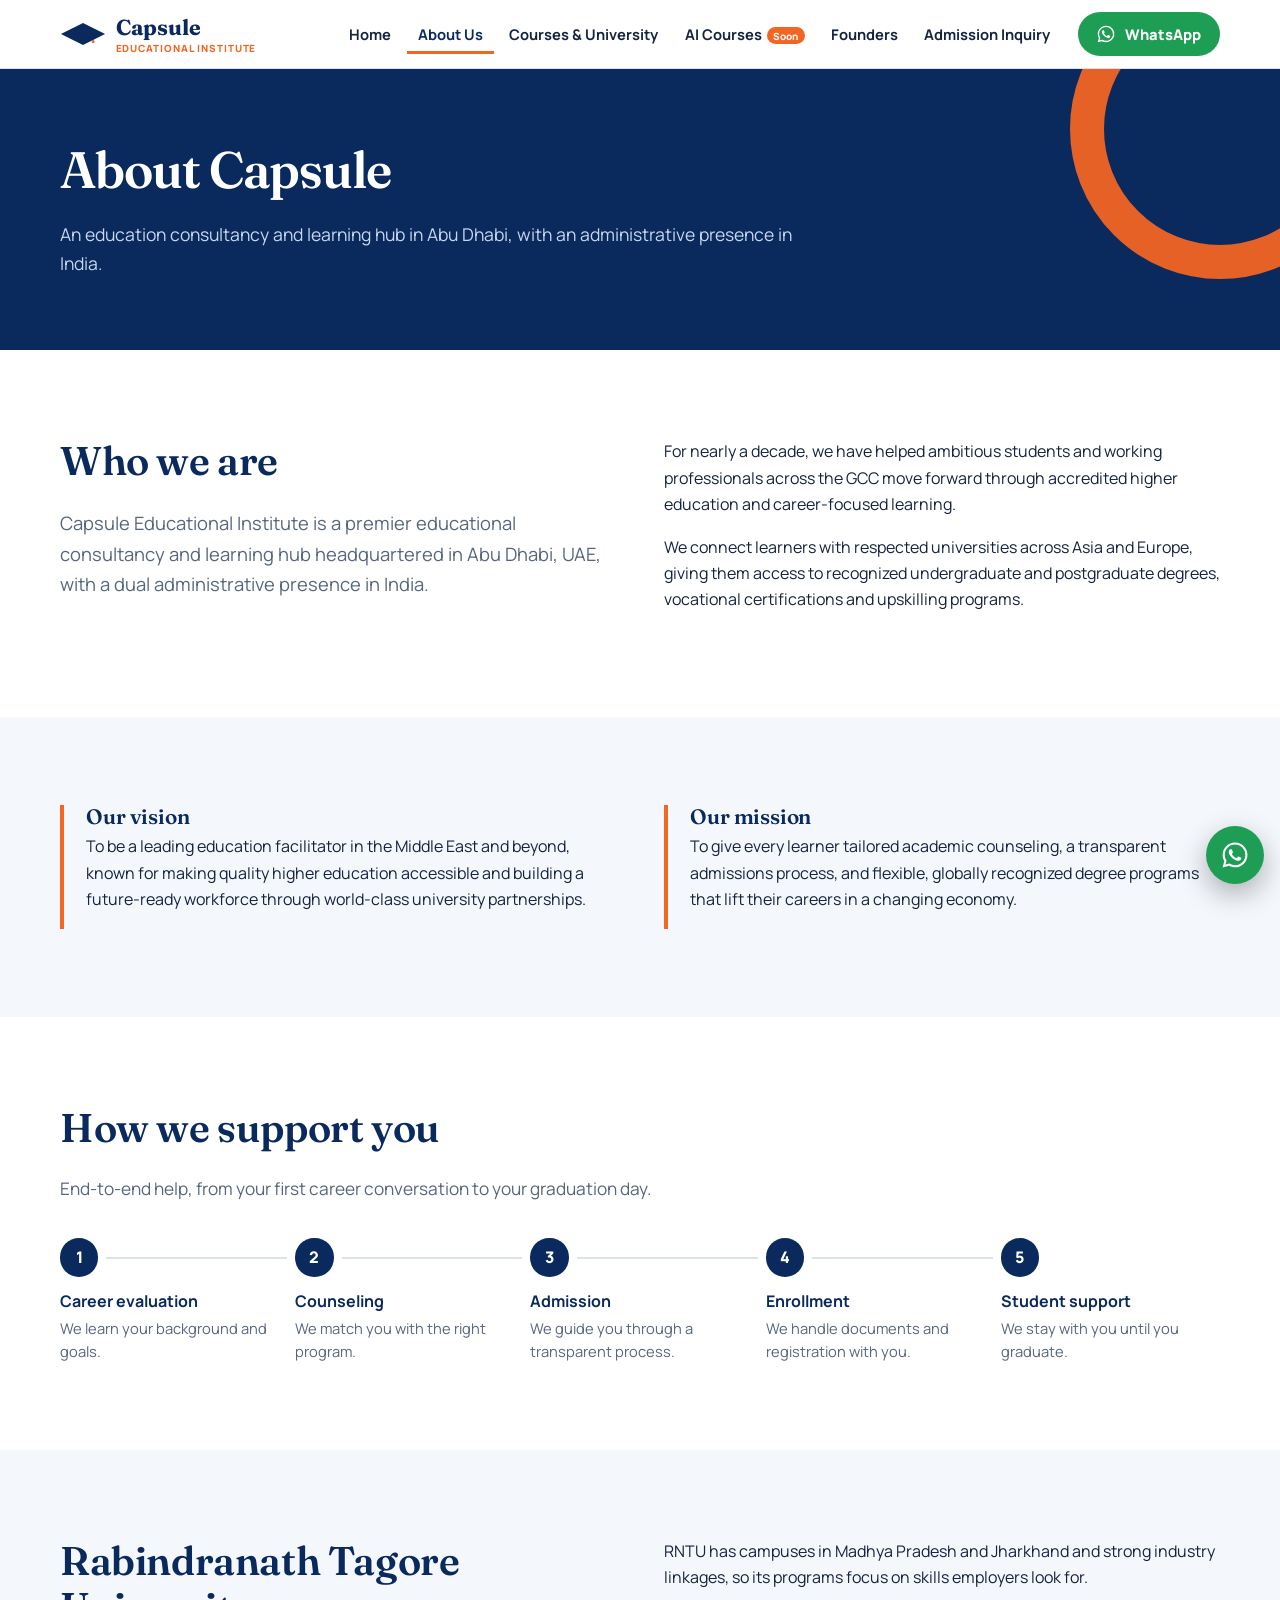
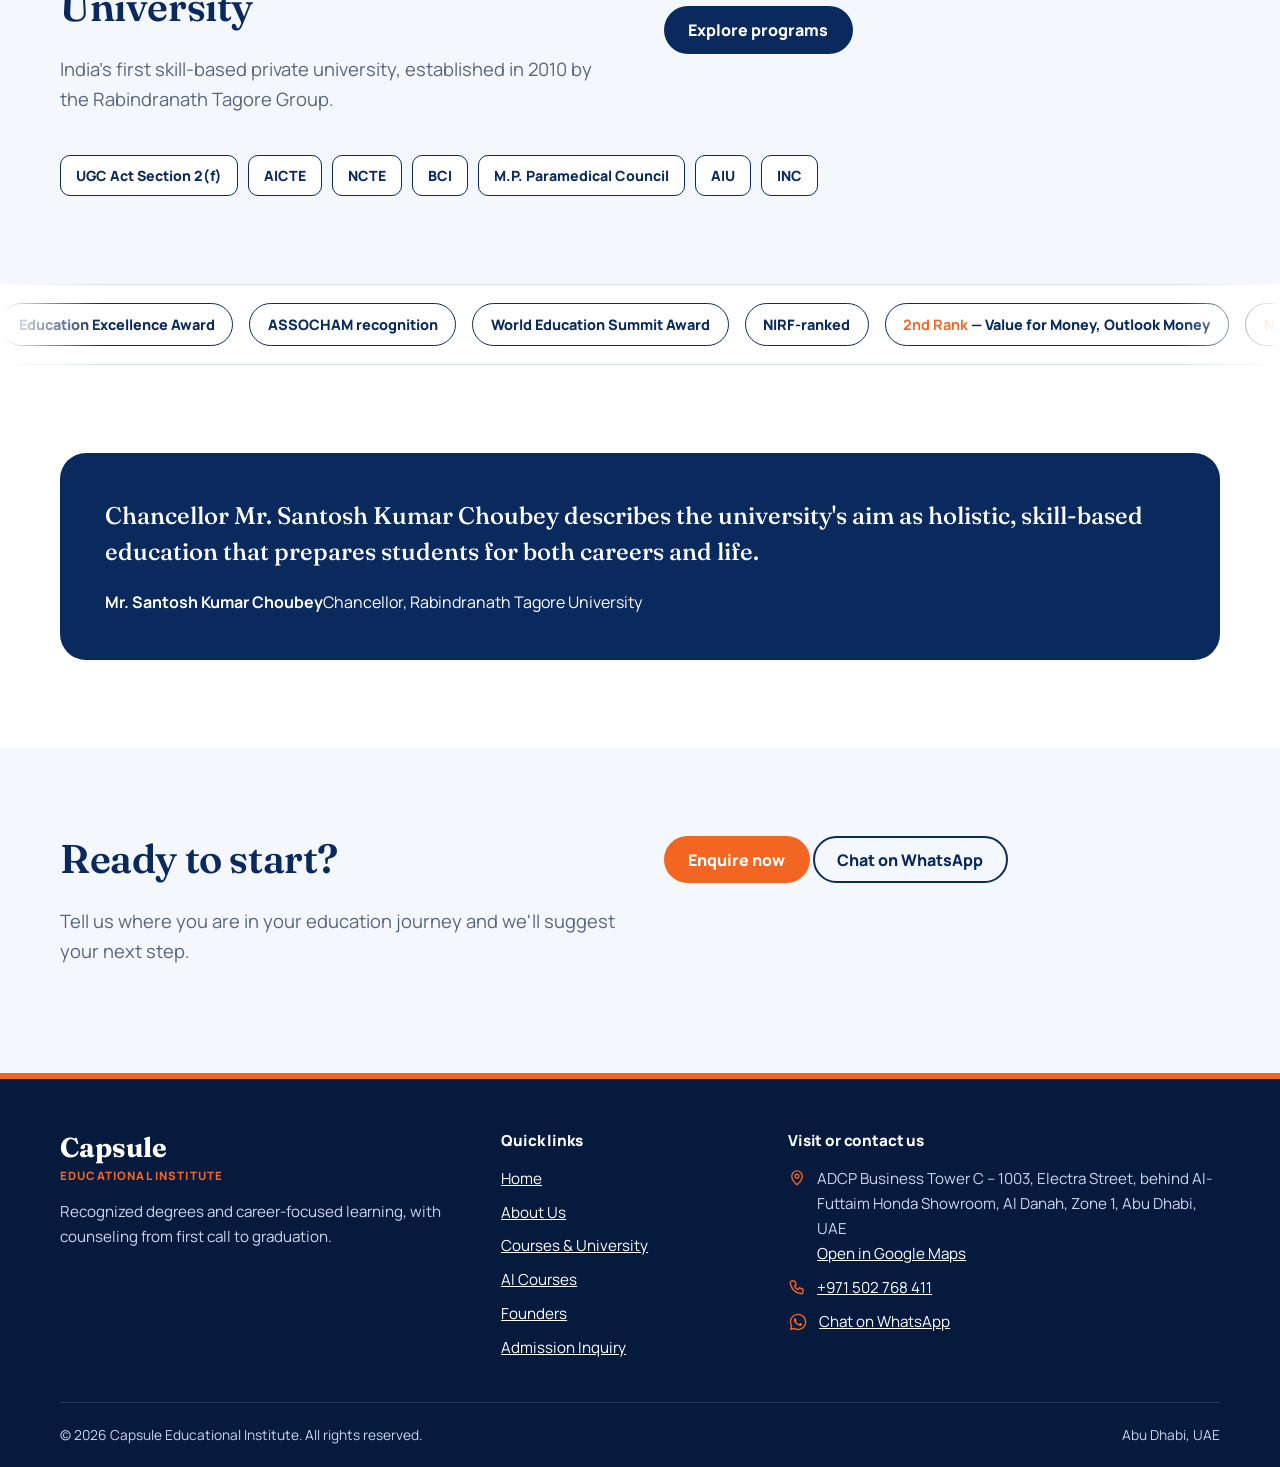
<file: about.html>
<!DOCTYPE html>
<html lang="en">
<head>
<meta charset="utf-8">
<meta name="viewport" content="width=device-width, initial-scale=1">
<title>About Us — Capsule Educational Institute, Abu Dhabi</title>
<meta name="description" content="Learn about Capsule Educational Institute: our vision, mission, admissions support process and our partnership with Rabindranath Tagore University.">
<meta name="theme-color" content="#0A2A5E">
<meta property="og:type" content="website">
<meta property="og:title" content="About Us — Capsule Educational Institute, Abu Dhabi">
<meta property="og:description" content="Learn about Capsule Educational Institute: our vision, mission, admissions support process and our partnership with Rabindranath Tagore University.">
<meta property="og:site_name" content="Capsule Educational Institute">
<meta name="twitter:card" content="summary">
<link rel="icon" href="favicon.svg" type="image/svg+xml">
<link rel="preconnect" href="https://fonts.googleapis.com">
<link rel="preconnect" href="https://fonts.gstatic.com" crossorigin>
<link href="https://fonts.googleapis.com/css2?family=Fraunces:opsz,wght@9..144,500;9..144,600;9..144,700&family=Manrope:wght@500;600;700;800&display=swap" rel="stylesheet">
<link rel="stylesheet" href="style.css">
<script type="application/ld+json">
{
  "@context": "https://schema.org",
  "@type": "EducationalOrganization",
  "name": "Capsule Educational Institute",
  "description": "Education consultancy in Abu Dhabi helping students enroll in recognized university degree programs.",
  "telephone": "+971502768411",
  "address": {
    "@type": "PostalAddress",
    "streetAddress": "ADCP Business Tower C – 1003, Electra Street, behind Al-Futtaim Honda Showroom, Al Danah, Zone 1",
    "addressLocality": "Abu Dhabi",
    "addressCountry": "AE"
  },
  "hasMap": "https://maps.app.goo.gl/KMV5UAPXVrqcL8YZ7?g_st=ic"
}
</script>
</head>
<body>
<a class="skip" href="#main">Skip to content</a>
<div id="site-header"></div>
<main id="main">

<section class="page-head"><div class="container"><h1>About Capsule</h1><p>An education consultancy and learning hub in Abu Dhabi, with an administrative presence in India.</p></div></section>

<section class="section">
  <div class="container split">
    <div><h2>Who we are</h2>
      <p class="lead">Capsule Educational Institute is a premier educational consultancy and learning hub headquartered in Abu Dhabi, UAE, with a dual administrative presence in India.</p></div>
    <div>
      <p>For nearly a decade, we have helped ambitious students and working professionals across the GCC move forward through accredited higher education and career-focused learning.</p>
      <p>We connect learners with respected universities across Asia and Europe, giving them access to recognized undergraduate and postgraduate degrees, vocational certifications and upskilling programs.</p>
    </div>
  </div>
</section>

<section class="section alt">
  <div class="container split">
    <div class="vm"><h3>Our vision</h3><p>To be a leading education facilitator in the Middle East and beyond, known for making quality higher education accessible and building a future-ready workforce through world-class university partnerships.</p></div>
    <div class="vm"><h3>Our mission</h3><p>To give every learner tailored academic counseling, a transparent admissions process, and flexible, globally recognized degree programs that lift their careers in a changing economy.</p></div>
  </div>
</section>

<section class="section">
  <div class="container">
    <div class="sec-head"><h2>How we support you</h2><p>End-to-end help, from your first career conversation to your graduation day.</p></div>
    <ol class="steps">
      <li><strong>Career evaluation</strong><span>We learn your background and goals.</span></li>
      <li><strong>Counseling</strong><span>We match you with the right program.</span></li>
      <li><strong>Admission</strong><span>We guide you through a transparent process.</span></li>
      <li><strong>Enrollment</strong><span>We handle documents and registration with you.</span></li>
      <li><strong>Student support</strong><span>We stay with you until you graduate.</span></li>
    </ol>
  </div>
</section>

<section class="section alt" id="rntu">
  <div class="container">
    <div class="split">
      <div><h2>Rabindranath Tagore University</h2>
        <p class="lead">India's first skill-based private university, established in 2010 by the Rabindranath Tagore Group.</p></div>
      <div><p>RNTU has campuses in Madhya Pradesh and Jharkhand and strong industry linkages, so its programs focus on skills employers look for.</p>
        <a class="btn btn-navy" href="courses.html">Explore programs</a></div>
    </div>
    <div class="recog" aria-label="Recognitions"><span>UGC Act Section 2(f)</span><span>AICTE</span><span>NCTE</span><span>BCI</span><span>M.P. Paramedical Council</span><span>AIU</span><span>INC</span></div>
  </div>
</section>
<div class="marquee" role="region" aria-label="Awards and rankings"><div class="marquee-track"><span class="award">Education Excellence Award</span><span class="award">ASSOCHAM recognition</span><span class="award">World Education Summit Award</span><span class="award">NIRF-ranked</span><span class="award"><b>2nd Rank</b> — Value for Money, Outlook Money</span><span class="award"><b>No.1</b> Private University in Central India, Careers360</span><span class="award">Education Excellence Award</span><span class="award">ASSOCHAM recognition</span><span class="award">World Education Summit Award</span><span class="award">NIRF-ranked</span><span class="award"><b>2nd Rank</b> — Value for Money, Outlook Money</span><span class="award"><b>No.1</b> Private University in Central India, Careers360</span></div></div>

<section class="section">
  <div class="container">
    <div class="quote">
      <p>Chancellor Mr. Santosh Kumar Choubey describes the university's aim as holistic, skill-based education that prepares students for both careers and life.</p>
      <strong>Mr. Santosh Kumar Choubey</strong>Chancellor, Rabindranath Tagore University
    </div>
  </div>
</section>

<section class="section alt"><div class="container split"><div><h2>Ready to start?</h2><p class="lead">Tell us where you are in your education journey and we'll suggest your next step.</p></div>
<div><a class="btn btn-orange" href="admission.html">Enquire now</a> <a class="btn btn-line" data-wa="Hi Capsule, I'd like to know more about your programs.">Chat on WhatsApp</a></div></div></section>

</main>
<div id="site-footer"></div>
<script src="config.js"></script>
<script src="data.js"></script>
<script src="main.js"></script>
</body>
</html>
</file>
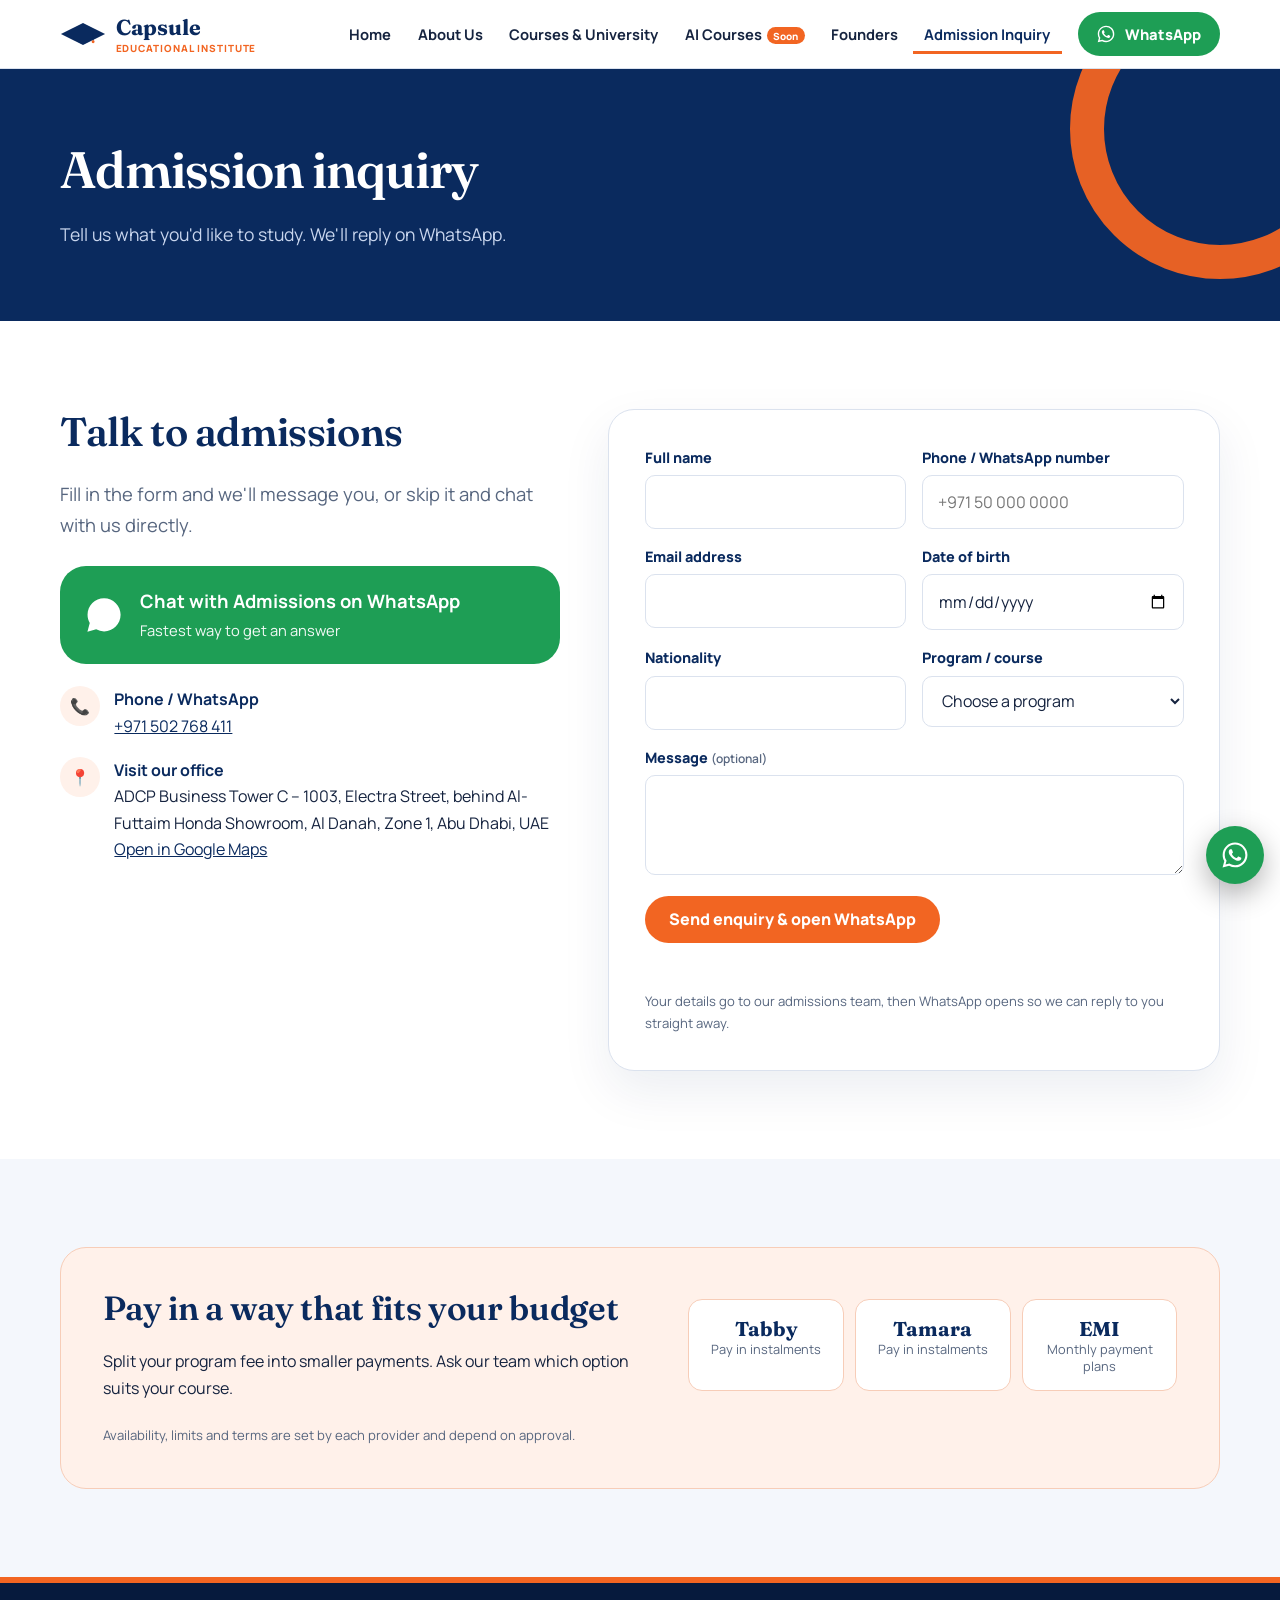
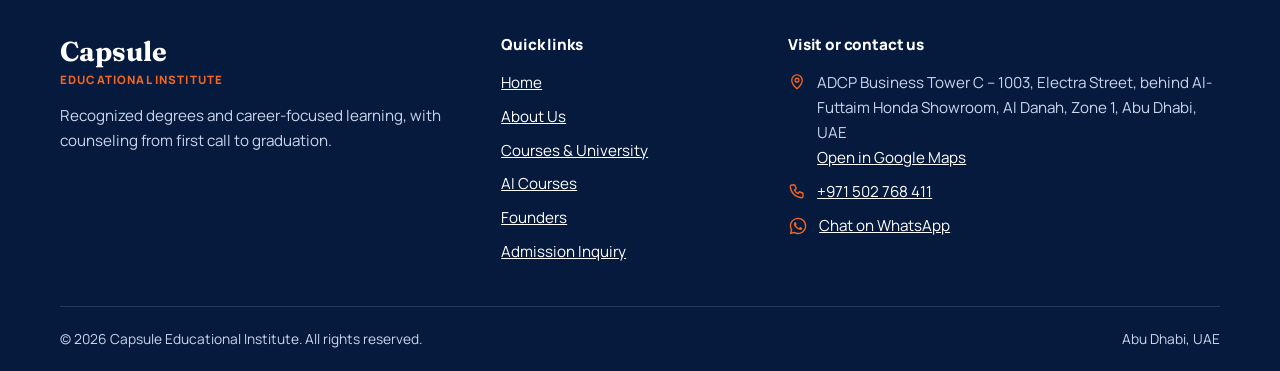
<file: admission.html>
<!DOCTYPE html>
<html lang="en">
<head>
<meta charset="utf-8">
<meta name="viewport" content="width=device-width, initial-scale=1">
<title>Admission Inquiry — Capsule Educational Institute, Abu Dhabi</title>
<meta name="description" content="Send an admission inquiry to Capsule Educational Institute in Abu Dhabi, or chat with admissions on WhatsApp.">
<meta name="theme-color" content="#0A2A5E">
<meta property="og:type" content="website">
<meta property="og:title" content="Admission Inquiry — Capsule Educational Institute, Abu Dhabi">
<meta property="og:description" content="Send an admission inquiry to Capsule Educational Institute in Abu Dhabi, or chat with admissions on WhatsApp.">
<meta property="og:site_name" content="Capsule Educational Institute">
<meta name="twitter:card" content="summary">
<link rel="icon" href="favicon.svg" type="image/svg+xml">
<link rel="preconnect" href="https://fonts.googleapis.com">
<link rel="preconnect" href="https://fonts.gstatic.com" crossorigin>
<link href="https://fonts.googleapis.com/css2?family=Fraunces:opsz,wght@9..144,500;9..144,600;9..144,700&family=Manrope:wght@500;600;700;800&display=swap" rel="stylesheet">
<link rel="stylesheet" href="style.css">
<script type="application/ld+json">
{
  "@context": "https://schema.org",
  "@type": "EducationalOrganization",
  "name": "Capsule Educational Institute",
  "description": "Education consultancy in Abu Dhabi helping students enroll in recognized university degree programs.",
  "telephone": "+971502768411",
  "address": {
    "@type": "PostalAddress",
    "streetAddress": "ADCP Business Tower C – 1003, Electra Street, behind Al-Futtaim Honda Showroom, Al Danah, Zone 1",
    "addressLocality": "Abu Dhabi",
    "addressCountry": "AE"
  },
  "hasMap": "https://maps.app.goo.gl/KMV5UAPXVrqcL8YZ7?g_st=ic"
}
</script>
</head>
<body>
<a class="skip" href="#main">Skip to content</a>
<div id="site-header"></div>
<main id="main">

<section class="page-head"><div class="container"><h1>Admission inquiry</h1><p>Tell us what you'd like to study. We'll reply on WhatsApp.</p></div></section>
<section class="section">
  <div class="container form-wrap">
    <div>
      <h2>Talk to admissions</h2>
      <p class="lead">Fill in the form and we'll message you, or skip it and chat with us directly.</p>
      <a class="big-wa" data-wa="Hi Capsule, I'd like to speak with admissions."><svg viewBox="0 0 24 24" width="20" height="20" aria-hidden="true" fill="currentColor"><path d="M12.04 2C6.58 2 2.13 6.45 2.13 11.91c0 1.75.46 3.45 1.32 4.95L2.05 22l5.25-1.38a9.9 9.9 0 0 0 4.74 1.21h.01c5.46 0 9.91-4.45 9.91-9.91 0-2.65-1.03-5.14-2.9-7.01A9.85 9.85 0 0 0 12.04 2Zm4.52 11.99c-.25-.12-1.47-.72-1.69-.81-.23-.08-.39-.12-.56.12-.16.25-.64.81-.78.97-.14.17-.29.19-.54.06-.25-.12-1.05-.39-2-1.23-.74-.66-1.24-1.47-1.38-1.72-.15-.25-.02-.38.11-.5.11-.11.25-.29.37-.43.12-.15.16-.25.25-.41.08-.17.04-.31-.02-.43-.06-.12-.56-1.34-.76-1.84-.2-.48-.41-.42-.56-.42h-.48c-.17 0-.43.06-.66.31-.22.25-.86.85-.86 2.07s.89 2.4 1.01 2.56c.12.17 1.75 2.67 4.23 3.74.59.26 1.05.41 1.41.52.59.19 1.13.16 1.56.1.48-.07 1.47-.6 1.67-1.18.21-.58.21-1.07.14-1.18-.06-.1-.22-.16-.47-.28Z"/></svg><div><strong>Chat with Admissions on WhatsApp</strong><span>Fastest way to get an answer</span></div></a>
      <ul class="info-list">
        <li><span class="ico">📞</span><div><strong>Phone / WhatsApp</strong><a data-phone></a></div></li>
        <li data-email-wrap><span class="ico">✉</span><div><strong>Email</strong><a data-email></a></div></li>
        <li><span class="ico">📍</span><div><strong>Visit our office</strong><span data-address></span><br><a data-map>Open in Google Maps</a></div></li>
      </ul>
    </div>
    <form class="form-card" data-lead-form novalidate>
  <div class="form-grid">
    <div class="field"><label for="f-name">Full name</label><input id="f-name" name="name" autocomplete="name" required></div>
    <div class="field"><label for="f-phone">Phone / WhatsApp number</label><input id="f-phone" name="phone" type="tel" autocomplete="tel" placeholder="+971 50 000 0000" required></div>
    <div class="field"><label for="f-email">Email address</label><input id="f-email" name="email" type="email" autocomplete="email"></div>
    <div class="field"><label for="f-dob">Date of birth</label><input id="f-dob" name="dob" type="date" autocomplete="bday"></div>
    <div class="field"><label for="f-nat">Nationality</label><input id="f-nat" name="nationality" autocomplete="country-name"></div>
    <div class="field"><label for="f-course">Program / course</label><select id="f-course" name="course" data-course-select required></select></div>
    <div class="field full"><label for="f-msg">Message <small>(optional)</small></label><textarea id="f-msg" name="message"></textarea></div>
    <div class="hp" aria-hidden="true"><label>Leave this empty<input name="company_website" tabindex="-1" autocomplete="off"></label></div>
  </div>
  <div class="form-actions"><button class="btn btn-orange" type="submit">Send enquiry &amp; open WhatsApp</button></div>
  <p class="form-status" role="status" aria-live="polite"></p>
  <p class="form-fine">Your details go to our admissions team, then WhatsApp opens so we can reply to you straight away.</p>
</form>
  </div>
</section>
<section class="section alt"><div class="container"><div data-payments></div></div></section>

</main>
<div id="site-footer"></div>
<script src="config.js"></script>
<script src="data.js"></script>
<script src="main.js"></script>
</body>
</html>
</file>
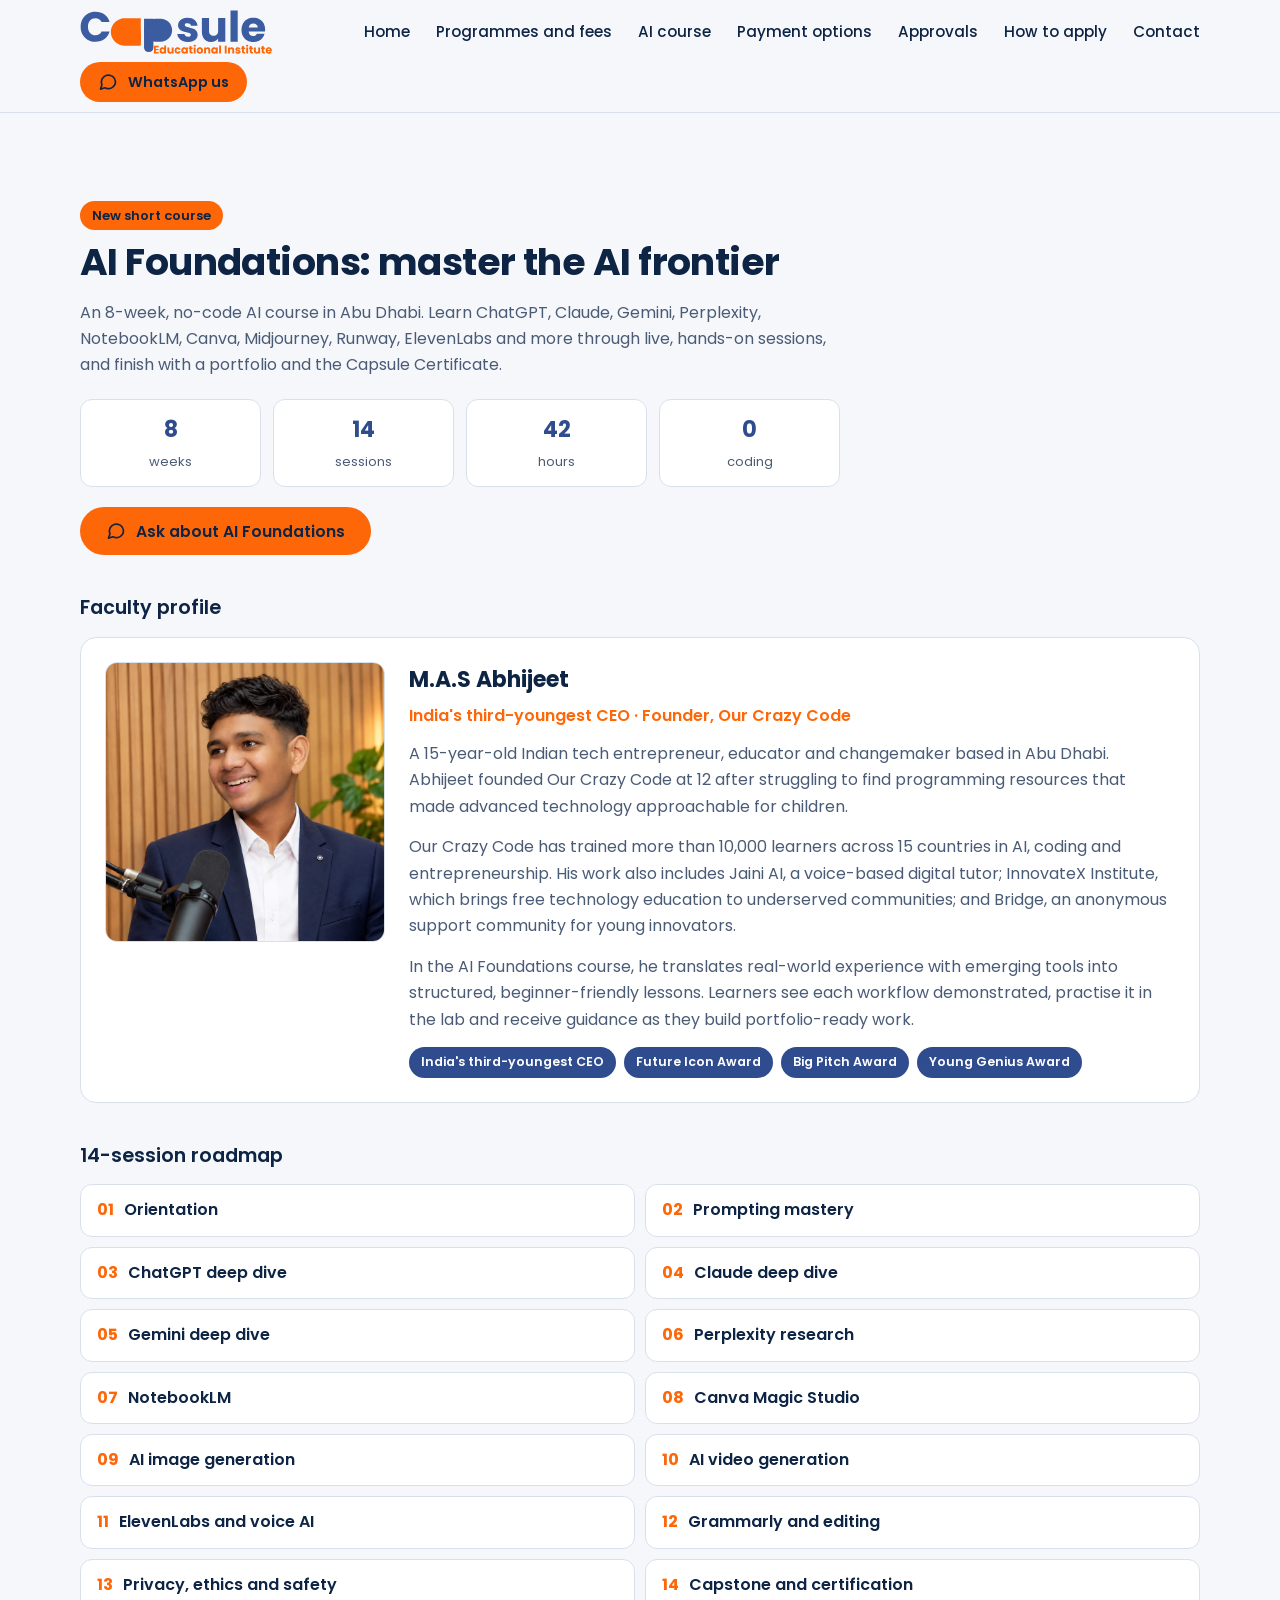
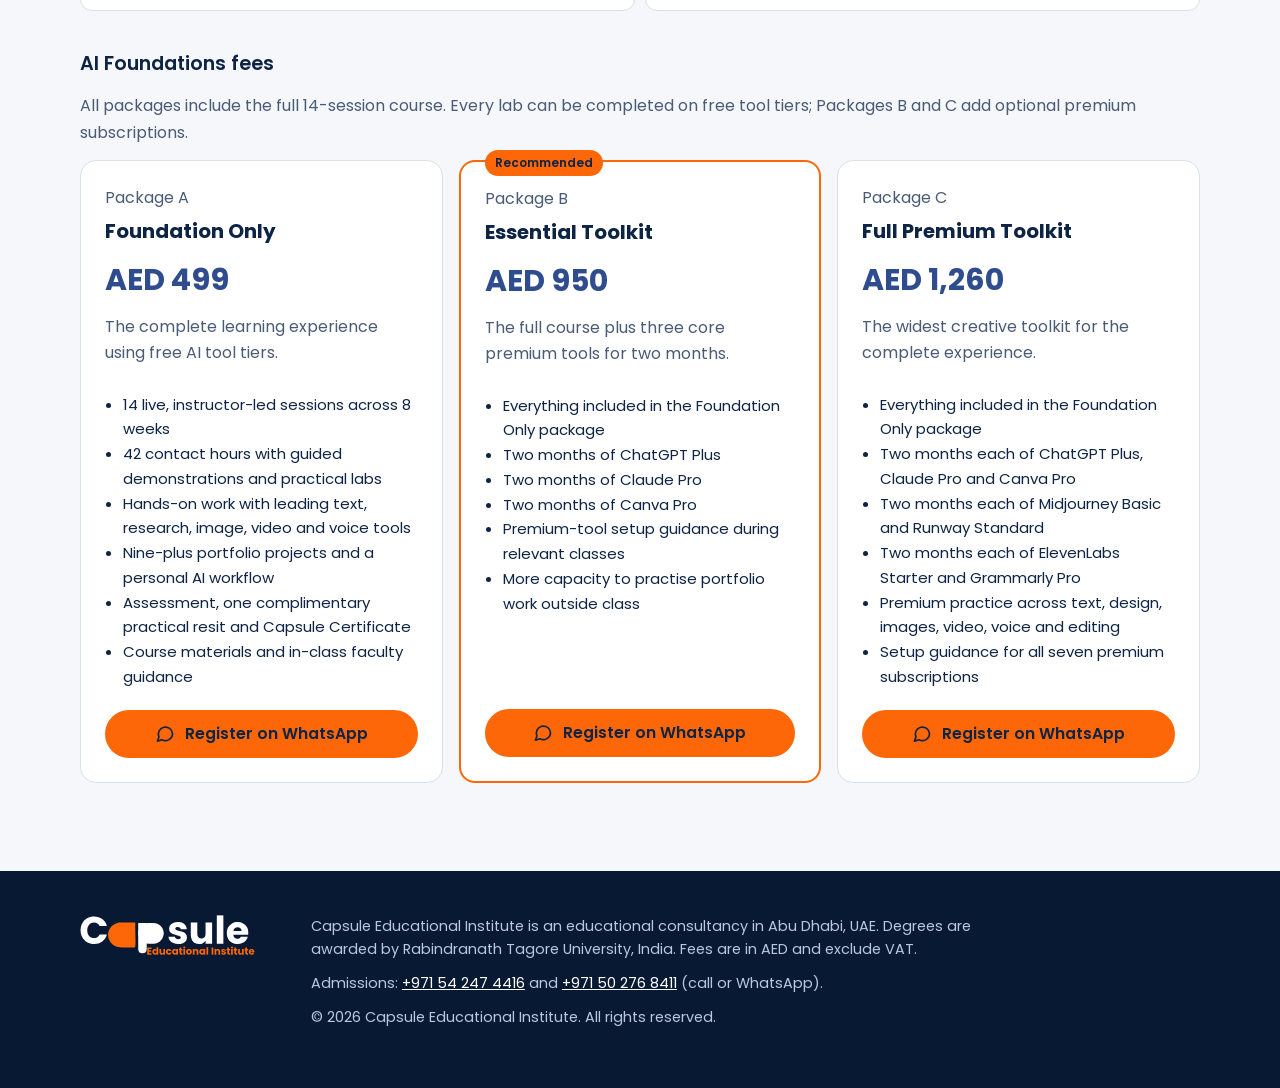
<file: ai-foundations.html>
<!doctype html>
<html lang="en">
<head>
<meta charset="utf-8">
<meta name="viewport" content="width=device-width, initial-scale=1">
<title>AI Foundations course in Abu Dhabi | Capsule Educational Institute</title>
<meta name="description" content="An 8-week, no-code AI course in Abu Dhabi. 14 live sessions covering ChatGPT, Claude, Gemini, Canva, Midjourney and more. Packages from AED 499.">
<link rel="preconnect" href="https://fonts.googleapis.com">
<link rel="preconnect" href="https://fonts.gstatic.com" crossorigin>
<link href="https://fonts.googleapis.com/css2?family=Poppins:wght@400;500;600;700&display=swap" rel="stylesheet">
<style>
:root{
  --bg:#F5F7FB; --surface:#FFFFFF; --ink:#0D2444; --muted:#4A5B76; --line:#D9E0EC;
  --blue:#3B5CA1; --blue-text:#2F4C8F; --orange:#FD6708; --orange-hover:#FF8433;
  --hero:#0D2444; --footer:#081A33; --logo-blue:#3B5CA1; --focus:#2F4C8F;
  --font:'Poppins',system-ui,-apple-system,'Segoe UI',Roboto,Arial,sans-serif;
}
@media (prefers-color-scheme:dark){
  :root:not([data-theme="light"]){
    --bg:#08152B; --surface:#0E2040; --ink:#EAF0FA; --muted:#A9B8D1; --line:#23375C;
    --blue:#4A6DB8; --blue-text:#9DB6E8; --hero:#0B1D3A; --footer:#061224; --logo-blue:#FFFFFF; --focus:#9DB6E8;
  }
}
:root[data-theme="dark"]{
  --bg:#08152B; --surface:#0E2040; --ink:#EAF0FA; --muted:#A9B8D1; --line:#23375C;
  --blue:#4A6DB8; --blue-text:#9DB6E8; --hero:#0B1D3A; --footer:#061224; --logo-blue:#FFFFFF; --focus:#9DB6E8;
}

*{box-sizing:border-box}
html{scroll-behavior:smooth;-webkit-text-size-adjust:100%}
@media (min-width:861px){html{scroll-padding-top:88px}}
@media (prefers-reduced-motion:reduce){html{scroll-behavior:auto}}
body{margin:0;background:var(--bg);color:var(--ink);font-family:var(--font);font-size:16px;line-height:1.65;-webkit-font-smoothing:antialiased}
svg,img{max-width:100%}
a{color:var(--blue-text)}
:focus-visible{outline:3px solid var(--focus);outline-offset:3px;border-radius:4px}
.wrap{width:min(1120px,100% - 40px);margin-inline:auto}
.sr{position:absolute;width:1px;height:1px;overflow:hidden;clip:rect(0 0 0 0);white-space:nowrap}
.skip{position:absolute;left:12px;top:-60px;background:var(--orange);color:#0D2444;padding:10px 16px;border-radius:8px;font-weight:600;z-index:100}
.skip:focus{top:12px}
.ico{width:20px;height:20px;flex:none;fill:none;stroke:currentColor;stroke-width:2;stroke-linecap:round;stroke-linejoin:round}

/* header */
.site-header{background:var(--bg);border-bottom:1px solid var(--line)}
.site-header .wrap{display:flex;flex-wrap:wrap;align-items:center;justify-content:space-between;gap:8px 24px;min-height:72px;padding-block:10px}
.brand{display:block;color:var(--logo-blue);line-height:0}
.brand svg{height:44px;width:auto;display:block}
.main-nav{min-width:0}
.nav{display:flex;gap:26px;list-style:none;margin:0;padding:0;overflow-x:auto}
.nav a{color:var(--ink);text-decoration:none;font-weight:500;font-size:.95rem;white-space:nowrap;padding:6px 0;display:inline-block}
.nav a:hover{color:var(--blue-text);text-decoration:underline;text-underline-offset:6px}
.header-cta.btn{display:none}
@media (min-width:861px){
  .site-header{position:sticky;top:0;z-index:50}
  .header-cta.btn{display:inline-flex}
}
@media (max-width:860px){
  .site-header .wrap{padding-block:12px}
  .main-nav{order:3;width:100%;border-top:1px solid var(--line);padding-top:6px}
  .nav{gap:22px}
}

/* buttons */
.btn{display:inline-flex;align-items:center;justify-content:center;gap:10px;min-height:48px;padding:0 24px;border-radius:999px;font:600 .98rem/1 var(--font);text-decoration:none;border:2px solid transparent;cursor:pointer;transition:background-color .15s,color .15s,border-color .15s}
.btn-primary{background:var(--orange);color:#0D2444}
.btn-primary:hover{background:var(--orange-hover)}
.btn-ghost{border-color:currentColor;color:var(--ink)}
.btn-ghost:hover{background:rgba(127,150,190,.16)}
.btn-ink{background:var(--ink);color:var(--bg)}
.btn-sm{min-height:40px;padding:0 16px;font-size:.9rem}
.on-navy .btn-ghost{color:#fff}
.on-navy .btn-ghost:hover{background:rgba(255,255,255,.12)}

/* hero */
.hero{background:var(--hero);color:#fff;padding:72px 0 132px;clip-path:polygon(0 0,100% 0,100% calc(100% - 56px),0 100%)}
.hero .wrap{display:grid;grid-template-columns:1.05fr .95fr;gap:56px;align-items:center}
.hero h1{font-size:clamp(2.1rem,4.6vw,3.5rem);line-height:1.1;letter-spacing:-.02em;font-weight:700;margin:0 0 20px}
.lead{font-size:1.1rem;color:#D3DDF0;max-width:52ch;margin:0 0 32px}
.cta-row{display:flex;flex-wrap:wrap;gap:14px}
.hero-facts{list-style:none;padding:0;margin:36px 0 0;display:grid;gap:10px;color:#C4D1EA;font-size:.95rem}
.hero-facts li{display:flex;gap:10px;align-items:center}
.hero-facts .ico{color:var(--orange);width:18px;height:18px;stroke-width:2.6}

.tickets{display:grid;gap:20px}
.ticket{position:relative;display:grid;grid-template-columns:1fr auto;background:#fff;color:#0D2444;border-radius:14px}
.ticket::before{content:"";position:absolute;inset:0 auto 0 0;width:8px;background:var(--orange);border-radius:14px 0 0 14px}
.ticket-main{padding:24px 24px 24px 34px}
.ticket-title{margin:0;font-size:1.35rem;font-weight:600;line-height:1.3}
.ticket-sub{margin:2px 0 18px;color:#4A5B76;font-size:.95rem}
.ticket-meta{display:grid;grid-template-columns:repeat(2,auto);gap:14px 32px;margin:0;justify-content:start}
.ticket-meta dt{font-size:.78rem;color:#5A6B88;line-height:1.3}
.ticket-meta dd{margin:2px 0 0;font-weight:600;font-size:.92rem;line-height:1.35;white-space:nowrap}
.ticket-stub{position:relative;border-left:2px dashed #C3CDE2;padding:24px 28px;min-width:178px;display:flex;flex-direction:column;justify-content:center}
.ticket-stub::before,.ticket-stub::after{content:"";position:absolute;left:-13px;width:24px;height:24px;border-radius:50%;background:var(--hero)}
.ticket-stub::before{top:-12px}
.ticket-stub::after{bottom:-12px}
.stub-label{font-size:.78rem;color:#5A6B88;line-height:1.3}
.stub-price{font-size:2.1rem;font-weight:700;line-height:1.15;letter-spacing:-.01em;font-variant-numeric:tabular-nums}
.stub-price small{font-size:.95rem;font-weight:600;margin-right:6px;letter-spacing:0}
.stub-vat{font-size:.85rem;color:#4A5B76}

/* sections */
.section{padding:88px 0}
.band{background:var(--surface);border-block:1px solid var(--line)}
.section-head{max-width:66ch;margin-bottom:44px}
h2{font-size:clamp(1.7rem,3.2vw,2.35rem);line-height:1.2;letter-spacing:-.015em;font-weight:700;margin:0 0 14px}
h3{font-size:1.2rem;line-height:1.35;font-weight:600;margin:0 0 10px}
.section-head p{margin:0;color:var(--muted)}
p{margin:0 0 14px}
.muted{color:var(--muted)}
.two{display:grid;grid-template-columns:1fr 1fr;gap:56px}
.checks{list-style:none;padding:0;margin:14px 0 0;display:grid;gap:10px}
.checks li{position:relative;padding-left:30px}
.checks li::before{content:"";position:absolute;left:2px;top:.5em;width:14px;height:7px;border-left:3px solid var(--orange);border-bottom:3px solid var(--orange);transform:rotate(-45deg)}
.fineprint{font-size:.88rem;color:var(--muted);max-width:70ch;margin-top:28px}

/* programmes */
.level{display:grid;grid-template-columns:300px 1fr;gap:48px;padding:40px 0;border-top:1px solid var(--line)}
.level:first-of-type{padding-top:8px;border-top:0}
.level:last-of-type{padding-bottom:0}
.fees{width:100%;border-collapse:collapse;margin-top:20px}
.fees th,.fees td{padding:10px 0;border-bottom:1px solid var(--line);text-align:left;font-weight:400;font-size:.95rem}
.fees td{text-align:right;font-variant-numeric:tabular-nums;white-space:nowrap}
.fees .total th,.fees .total td{font-weight:700;border-bottom:0;padding-top:14px;font-size:1rem}
.fees .total td small{display:block;font-weight:500;font-size:.8rem;color:var(--muted)}
.progs{width:100%;border-collapse:collapse}
.progs th,.progs td{text-align:left;vertical-align:top;padding:18px 18px 18px 0;border-top:1px solid var(--line)}
.progs thead th{font-size:.85rem;color:var(--muted);font-weight:500;padding-top:0;padding-bottom:10px;border-top:0}
.progs tbody th{font-weight:600;font-size:1.05rem;width:56%}
.progs tbody th span{display:block;font-weight:400;color:var(--muted);font-size:.9rem}
.progs tbody tr:last-child > *{border-bottom:1px solid var(--line)}
.chips{list-style:none;margin:10px 0 0;padding:0;display:flex;flex-wrap:wrap;gap:6px}
.chips li{border:1px solid var(--line);border-radius:999px;padding:1px 11px;font-size:.8rem;font-weight:400;color:var(--muted);line-height:1.7}

/* payment */
.pay{display:grid;grid-template-columns:repeat(3,1fr);gap:0 44px;list-style:none;margin:0;padding:0}
.pay li{border-top:4px solid var(--blue);padding-top:22px}
.pay h3{font-size:1.6rem;font-weight:700;margin-bottom:8px}
.pay p{color:var(--muted);margin:0}
.pay-foot{display:flex;flex-wrap:wrap;gap:20px 32px;align-items:center;justify-content:space-between;margin-top:40px}
.pay-foot p{margin:0;max-width:64ch;color:var(--muted);font-size:.92rem}

/* approvals */
.facts{margin:24px 0 0;display:grid;gap:0}
.facts div{display:grid;grid-template-columns:150px 1fr;gap:16px;padding:12px 0;border-top:1px solid var(--line)}
.facts div:last-child{border-bottom:1px solid var(--line)}
.facts dt{color:var(--muted);font-size:.92rem}
.facts dd{margin:0;font-weight:500}
.recs{width:100%;border-collapse:collapse;margin-top:6px}
.recs th,.recs td{text-align:left;vertical-align:top;padding:12px 16px 12px 0;border-top:1px solid var(--line)}
.recs tr:last-child > *{border-bottom:1px solid var(--line)}
.recs th{width:34%;font-weight:600}
.recs td{color:var(--muted)}
.honours{margin-top:64px}
.honours h3{margin-bottom:6px}
.log{margin:14px 0 0}
.log div{display:grid;grid-template-columns:146px 1fr;gap:16px;padding:12px 0;border-top:1px solid var(--line)}
.log div:last-child{border-bottom:1px solid var(--line)}
.log dt{font-weight:600}
.log dd{margin:0;color:var(--muted)}

/* steps */
.steps{display:grid;grid-template-columns:repeat(4,1fr);gap:32px;list-style:none;counter-reset:s;padding:16px 0 0;margin:0}
.steps li{counter-increment:s;position:relative;border-top:2px solid var(--line);padding-top:30px}
.steps li::before{content:counter(s);position:absolute;top:-17px;left:0;width:34px;height:34px;border-radius:50%;background:var(--blue);color:#fff;display:grid;place-items:center;font-weight:600;font-size:.95rem}
.steps h3{font-size:1.05rem;margin-bottom:6px}
.steps p{margin:0;color:var(--muted);font-size:.95rem}

/* contact */
.contact{background:var(--hero);color:#fff;padding:88px 0}
.contact .grid{display:grid;grid-template-columns:1.1fr .9fr;gap:56px;align-items:start}
.contact h2{color:#fff}
.contact .lead{margin-bottom:0}
.numbers{list-style:none;padding:0;margin:32px 0 0;display:grid;gap:14px}
.numbers li{display:flex;flex-wrap:wrap;align-items:center;justify-content:space-between;gap:12px 16px;padding:16px 18px;border:1px solid rgba(255,255,255,.24);border-radius:12px}
.num{font-size:1.25rem;font-weight:600;font-variant-numeric:tabular-nums}
.num-actions{display:flex;gap:10px;flex-wrap:wrap}
.address{display:flex;gap:14px;margin-top:32px;font-style:normal;color:#D3DDF0}
.address .ico{margin-top:4px;color:var(--orange)}
.address strong{color:#fff;font-weight:600}
.address a{color:#fff}
.panel{background:#fff;color:#0D2444;border-radius:14px;padding:30px}
.panel h3{font-size:1.3rem}
.panel p{color:#4A5B76;font-size:.95rem}
.field{margin-top:18px}
.field label{display:block;font-weight:600;font-size:.92rem;margin-bottom:6px}
.field input,.field select{width:100%;min-height:48px;padding:0 14px;border:1.5px solid #AEBBD6;border-radius:10px;font:400 1rem var(--font);color:#0D2444;background:#fff}
.field input:focus-visible,.field select:focus-visible{outline:3px solid #2F4C8F;outline-offset:2px;border-color:#2F4C8F}
.panel .btn{width:100%;margin-top:22px}
.panel .note{margin:12px 0 0;font-size:.82rem}

/* footer */
.site-footer{background:var(--footer);color:#B9C7E2;padding:44px 0 48px;font-size:.9rem}
.site-footer .wrap{display:grid;grid-template-columns:auto 1fr;gap:28px 56px;align-items:start}
.site-footer .brand{color:#fff}
.site-footer p{margin:0 0 10px;max-width:74ch}
.site-footer a{color:#fff}

/* quick contact bar (mobile) */
.quickbar{display:none}
@media (max-width:860px){
  body{padding-bottom:78px}
  .quickbar{display:grid;grid-template-columns:1fr 1fr;gap:10px;position:fixed;left:0;right:0;bottom:0;z-index:60;background:var(--surface);border-top:1px solid var(--line);padding:10px 16px calc(10px + env(safe-area-inset-bottom))}
}

/* responsive */
@media (max-width:980px){
  .hero .wrap,.two,.contact .grid,.level,.site-footer .wrap{grid-template-columns:1fr}
  .hero .wrap{gap:44px}
  .two{gap:40px}
  .level{gap:8px}
  .level .progs{margin-top:28px}
  .honours .two{gap:44px}
  .steps{grid-template-columns:1fr 1fr;gap:40px 32px}
  .pay{grid-template-columns:1fr;gap:32px}
}
@media (max-width:700px){
  .section{padding:64px 0}
  .contact{padding:64px 0}
  .hero{padding:48px 0 104px;clip-path:polygon(0 0,100% 0,100% calc(100% - 36px),0 100%)}
  .ticket{grid-template-columns:1fr}
  .ticket::before{inset:0 0 auto 0;width:auto;height:8px;border-radius:14px 14px 0 0}
  .ticket-main{padding:28px 22px 22px}
  .ticket-meta{grid-template-columns:1fr 1fr;gap:12px 20px}
  .ticket-meta dd{white-space:normal}
  .ticket-stub{border-left:0;border-top:2px dashed #C3CDE2;min-width:0;padding:20px 22px;flex-direction:row;flex-wrap:wrap;align-items:baseline;justify-content:space-between;gap:2px 12px}
  .ticket-stub::before{left:-12px;top:-13px}
  .ticket-stub::after{left:auto;right:-12px;top:-13px;bottom:auto}
  .stub-label{flex-basis:100%}
  .steps{grid-template-columns:1fr}
  .facts div,.log div{grid-template-columns:1fr;gap:2px}
  .progs thead{position:absolute;width:1px;height:1px;overflow:hidden;clip:rect(0 0 0 0)}
  .progs,.progs tbody,.progs tr,.progs th,.progs td{display:block;width:auto}
  .progs tr{padding:18px 0;border-top:1px solid var(--line)}
  .progs th,.progs td,.progs tbody th{border:0;padding:0;width:auto}
  .progs td{margin-top:10px}
  .progs td::before{content:attr(data-label);display:block;font-size:.8rem;color:var(--muted)}
  .progs tbody tr:last-child{border-bottom:1px solid var(--line)}
  .progs tbody tr:last-child > *{border-bottom:0}
  .recs th{width:42%}
  .panel{padding:24px}
}

/* AI Foundations */
.ai-hero{display:block;max-width:760px}
.ai-hero img{width:100%;height:auto;border-radius:16px;border:1px solid var(--line);display:block}
.ai-tag{display:inline-block;background:var(--orange);color:#0D2444;font-weight:600;font-size:13px;padding:4px 12px;border-radius:999px;margin-bottom:10px}
.ai-stats{display:grid;grid-template-columns:repeat(4,1fr);gap:12px;margin:20px 0}
.ai-stats div{background:var(--surface);border:1px solid var(--line);border-radius:12px;padding:12px;text-align:center}
.ai-stats b{display:block;font-size:22px;color:var(--blue-text)}
.ai-stats span{font-size:13px;color:var(--muted)}
.ai-sub{margin:40px 0 16px}
.ai-sessions{display:grid;grid-template-columns:repeat(2,1fr);gap:10px}
.ai-sessions details{background:var(--surface);border:1px solid var(--line);border-radius:12px;padding:12px 16px}
.ai-sessions summary{cursor:pointer;font-weight:600;list-style:none}
.ai-sessions summary::-webkit-details-marker{display:none}
.ai-sessions summary b{color:var(--orange);margin-right:10px}
.ai-sessions p{margin:8px 0 0;color:var(--muted);font-size:15px}
.ai-packs{display:grid;grid-template-columns:repeat(3,1fr);gap:16px}
.ai-pack{background:var(--surface);border:1px solid var(--line);border-radius:16px;padding:24px;display:flex;flex-direction:column;position:relative}
.ai-pack.rec{border:2px solid var(--orange)}
.ai-rec{position:absolute;top:-12px;left:24px;background:var(--orange);color:#0D2444;font-size:12px;font-weight:600;padding:3px 10px;border-radius:999px}
.ai-pack h4{margin:4px 0 0;font-size:20px}
.ai-pack .ai-price{font-size:30px;font-weight:700;color:var(--blue-text);margin:8px 0}
.ai-pack ul{padding-left:18px;margin:12px 0 20px;font-size:15px;flex:1}
.ai-pack .btn{justify-content:center}
.ai-faculty{display:grid;grid-template-columns:280px 1fr;gap:24px;background:var(--surface);border:1px solid var(--line);border-radius:16px;padding:24px;align-items:start}
.ai-faculty img{width:100%;height:auto;border-radius:12px;border:1px solid var(--line);display:block}
.ai-faculty h4{margin:0 0 4px;font-size:22px}
.ai-faculty .ai-fac-role{color:var(--orange);font-weight:600;margin:0 0 12px}
.ai-badges{display:flex;flex-wrap:wrap;gap:8px;margin-top:14px}
.ai-badges span{background:var(--blue-text);color:#fff;font-size:12.5px;font-weight:600;padding:5px 12px;border-radius:999px}
@media (max-width:860px){.ai-hero,.ai-packs,.ai-sessions,.ai-faculty{grid-template-columns:1fr}.ai-stats{grid-template-columns:repeat(2,1fr)}}
</style>
</head>
<body>

<svg width="0" height="0" style="position:absolute" aria-hidden="true" focusable="false">
  <defs>
    <symbol id="capsule-logo" viewBox="75 345 446 102"><path fill="currentColor" d="M 110.96 348.96 C 119.10 348.96 126.08 351.12 131.87 355.41 C 137.67 359.71 141.55 365.58 143.50 373.01 L 125.13 373.01 C 123.76 370.14 121.83 367.96 119.32 366.46 C 116.81 364.96 113.96 364.21 110.76 364.21 C 105.62 364.21 101.45 366.00 98.26 369.58 C 95.07 373.17 93.47 377.96 93.47 383.95 C 93.47 389.94 95.07 394.73 98.26 398.32 C 101.45 401.90 105.62 403.69 110.76 403.69 C 113.96 403.69 116.81 402.94 119.32 401.44 C 121.83 399.94 123.76 397.76 125.13 394.90 L 143.50 394.90 C 141.55 402.32 137.67 408.17 131.87 412.44 C 126.08 416.71 119.10 418.84 110.96 418.84 C 104.32 418.84 98.37 417.36 93.13 414.39 C 87.88 411.43 83.79 407.31 80.86 402.03 C 77.93 396.75 76.46 390.73 76.46 383.95 C 76.46 377.17 77.93 371.13 80.86 365.82 C 83.79 360.51 87.88 356.38 93.13 353.41 C 98.37 350.45 104.32 348.96 110.96 348.96"/><path fill="currentColor" d="M 249.96 365.33 L 262.01 365.33 C 276.66 365.33 288.52 377.20 288.52 391.84 C 288.52 406.48 276.66 418.35 262.01 418.35 L 249.96 418.35 C 235.32 418.35 223.45 406.48 223.45 391.84 C 223.45 377.20 235.32 365.33 249.96 365.33"/><path fill="currentColor" d="M 223.45 365.33 L 245.14 365.33 L 245.14 431.60 C 245.14 438.83 241.53 442.45 234.30 442.45 C 227.07 442.45 223.45 438.83 223.45 431.60 Z M 223.45 365.33"/><path fill="currentColor" d="M 300.57 400.47 L 317.08 400.47 C 317.28 402.35 318.16 403.89 319.72 405.06 C 321.28 406.23 323.21 406.82 325.49 406.82 C 327.57 406.82 329.18 406.41 330.32 405.60 C 331.46 404.78 332.03 403.72 332.03 402.42 C 332.03 400.86 331.22 399.70 329.59 398.95 C 327.96 398.20 325.32 397.37 321.67 396.46 C 317.77 395.55 314.51 394.58 311.90 393.58 C 309.30 392.57 307.05 390.97 305.16 388.79 C 303.27 386.60 302.33 383.66 302.33 379.94 C 302.33 376.82 303.19 373.97 304.92 371.39 C 306.64 368.82 309.18 366.78 312.54 365.28 C 315.89 363.79 319.89 363.04 324.51 363.04 C 331.35 363.04 336.74 364.73 340.68 368.12 C 344.62 371.51 346.89 376.00 347.48 381.60 L 332.03 381.60 C 331.77 379.72 330.94 378.22 329.54 377.11 C 328.14 376.00 326.30 375.45 324.02 375.45 C 322.07 375.45 320.57 375.82 319.53 376.57 C 318.48 377.32 317.96 378.35 317.96 379.65 C 317.96 381.21 318.79 382.39 320.45 383.17 C 322.12 383.95 324.71 384.73 328.22 385.51 C 332.26 386.56 335.55 387.58 338.09 388.59 C 340.64 389.60 342.87 391.23 344.79 393.48 C 346.71 395.73 347.70 398.74 347.77 402.52 C 347.77 405.71 346.87 408.56 345.08 411.07 C 343.29 413.58 340.72 415.55 337.36 416.98 C 334.01 418.42 330.11 419.13 325.68 419.13 C 320.92 419.13 316.69 418.32 312.98 416.69 C 309.26 415.06 306.33 412.83 304.18 410 C 302.03 407.16 300.83 403.98 300.57 400.47"/><path fill="currentColor" d="M 411.88 363.82 L 411.88 418.35 L 395.17 418.35 L 395.17 410.92 C 393.47 413.33 391.17 415.27 388.28 416.74 C 385.38 418.20 382.17 418.94 378.65 418.94 C 374.48 418.94 370.80 418.01 367.60 416.15 C 364.41 414.30 361.94 411.61 360.18 408.09 C 358.42 404.57 357.54 400.43 357.54 395.68 L 357.54 363.82 L 374.16 363.82 L 374.16 393.43 C 374.16 397.08 375.10 399.91 376.99 401.93 C 378.88 403.95 381.42 404.96 384.61 404.96 C 387.87 404.96 390.44 403.95 392.33 401.93 C 394.22 399.91 395.17 397.08 395.17 393.43 L 395.17 363.82 Z M 411.88 363.82"/><path fill="currentColor" d="M 423.90 418.35 L 440.61 418.35 L 440.61 346.03 L 423.90 346.03 Z M 423.90 418.35"/><path fill="currentColor" d="M 503.83 395.09 L 466.01 395.09 C 466.28 398.48 467.37 401.07 469.29 402.86 C 471.21 404.65 473.57 405.55 476.37 405.55 C 480.55 405.55 483.44 403.79 485.07 400.27 L 502.86 400.27 C 501.95 403.85 500.30 407.08 497.92 409.94 C 495.55 412.81 492.57 415.06 488.98 416.69 C 485.40 418.32 481.39 419.13 476.96 419.13 C 471.62 419.13 466.86 417.99 462.69 415.71 C 458.52 413.43 455.27 410.17 452.92 405.94 C 450.58 401.71 449.40 396.75 449.40 391.08 C 449.40 385.42 450.56 380.46 452.87 376.23 C 455.19 372 458.42 368.74 462.60 366.46 C 466.76 364.18 471.55 363.04 476.96 363.04 C 482.24 363.04 486.93 364.14 491.03 366.36 C 495.14 368.58 498.35 371.74 500.66 375.84 C 502.97 379.94 504.13 384.73 504.13 390.21 C 504.13 391.77 504.03 393.40 503.83 395.09 M 487.03 385.81 C 487.03 382.94 486.05 380.66 484.10 378.97 C 482.14 377.27 479.70 376.42 476.76 376.42 C 473.96 376.42 471.60 377.24 469.68 378.87 C 467.76 380.50 466.57 382.81 466.11 385.81 Z M 487.03 385.81"/><path fill="#FD6708" d="M 250.78 431.51 L 250.78 435.17 L 256.68 435.17 L 256.68 438.57 L 250.78 438.57 L 250.78 442.54 L 257.45 442.54 L 257.45 446.07 L 246.38 446.07 L 246.38 427.99 L 257.45 427.99 L 257.45 431.51 Z M 250.78 431.51"/><path fill="#FD6708" d="M 265.77 431.49 C 266.71 431.49 267.57 431.69 268.35 432.08 C 269.14 432.48 269.75 433.01 270.20 433.68 L 270.20 427.01 L 274.60 427.01 L 274.60 446.07 L 270.20 446.07 L 270.20 444.01 C 269.78 444.69 269.20 445.24 268.43 445.65 C 267.67 446.07 266.78 446.27 265.77 446.27 C 264.58 446.27 263.51 445.97 262.55 445.36 C 261.59 444.75 260.83 443.88 260.27 442.76 C 259.71 441.63 259.43 440.33 259.43 438.85 C 259.43 437.38 259.71 436.08 260.27 434.97 C 260.83 433.85 261.59 432.99 262.55 432.39 C 263.51 431.79 264.58 431.49 265.77 431.49 M 267.05 435.33 C 266.18 435.33 265.44 435.64 264.83 436.27 C 264.22 436.89 263.91 437.76 263.91 438.85 C 263.91 439.96 264.22 440.82 264.83 441.47 C 265.44 442.11 266.18 442.43 267.05 442.43 C 267.93 442.43 268.67 442.12 269.28 441.48 C 269.89 440.85 270.20 439.98 270.20 438.88 C 270.20 437.78 269.89 436.92 269.28 436.28 C 268.67 435.64 267.93 435.33 267.05 435.33"/><path fill="#FD6708" d="M 291.98 431.69 L 291.98 446.07 L 287.58 446.07 L 287.58 444.11 C 287.13 444.74 286.53 445.25 285.76 445.64 C 285.00 446.03 284.16 446.22 283.23 446.22 C 282.13 446.22 281.16 445.98 280.32 445.49 C 279.48 445 278.82 444.29 278.36 443.36 C 277.90 442.43 277.66 441.34 277.66 440.09 L 277.66 431.69 L 282.04 431.69 L 282.04 439.50 C 282.04 440.46 282.29 441.21 282.79 441.74 C 283.29 442.27 283.96 442.54 284.80 442.54 C 285.66 442.54 286.33 442.27 286.83 441.74 C 287.33 441.21 287.58 440.46 287.58 439.50 L 287.58 431.69 Z M 291.98 431.69"/><path fill="#FD6708" d="M 301.48 431.49 C 303.29 431.49 304.79 431.96 306.00 432.91 C 307.21 433.85 308.01 435.18 308.39 436.90 L 303.70 436.90 C 303.30 435.80 302.54 435.25 301.41 435.25 C 300.60 435.25 299.96 435.56 299.48 436.19 C 299 436.82 298.75 437.71 298.75 438.88 C 298.75 440.05 299 440.94 299.48 441.57 C 299.96 442.20 300.60 442.51 301.41 442.51 C 302.54 442.51 303.30 441.96 303.70 440.86 L 308.39 440.86 C 308.01 442.55 307.21 443.87 305.99 444.83 C 304.77 445.79 303.27 446.27 301.48 446.27 C 300.08 446.27 298.83 445.97 297.74 445.37 C 296.65 444.77 295.80 443.91 295.19 442.80 C 294.58 441.68 294.28 440.37 294.28 438.88 C 294.28 437.39 294.58 436.08 295.19 434.97 C 295.80 433.85 296.65 432.99 297.74 432.39 C 298.83 431.79 300.08 431.49 301.48 431.49"/><path fill="#FD6708" d="M 316.19 431.49 C 317.20 431.49 318.09 431.69 318.85 432.11 C 319.62 432.52 320.21 433.06 320.62 433.73 L 320.62 431.69 L 325.02 431.69 L 325.02 446.07 L 320.62 446.07 L 320.62 444.03 C 320.19 444.70 319.59 445.24 318.83 445.65 C 318.06 446.07 317.17 446.27 316.16 446.27 C 315 446.27 313.93 445.97 312.97 445.36 C 312.01 444.75 311.25 443.88 310.69 442.76 C 310.13 441.63 309.85 440.33 309.85 438.85 C 309.85 437.38 310.13 436.08 310.69 434.97 C 311.25 433.85 312.01 432.99 312.97 432.39 C 313.93 431.79 315.00 431.49 316.19 431.49 M 317.48 435.33 C 316.60 435.33 315.86 435.64 315.25 436.27 C 314.64 436.89 314.33 437.76 314.33 438.85 C 314.33 439.96 314.64 440.82 315.25 441.47 C 315.86 442.11 316.60 442.43 317.48 442.43 C 318.35 442.43 319.09 442.12 319.70 441.48 C 320.31 440.85 320.62 439.98 320.62 438.88 C 320.62 437.78 320.31 436.92 319.70 436.28 C 319.09 435.64 318.35 435.33 317.48 435.33"/><path fill="#FD6708" d="M 336.22 442.33 L 336.22 446.07 L 333.98 446.07 C 332.39 446.07 331.14 445.67 330.25 444.89 C 329.35 444.11 328.91 442.84 328.91 441.07 L 328.91 435.35 L 327.16 435.35 L 327.16 431.70 L 328.91 431.70 L 328.91 428.19 L 333.31 428.19 L 333.31 431.70 L 336.20 431.70 L 336.20 435.35 L 333.31 435.35 L 333.31 441.12 C 333.31 441.55 333.42 441.86 333.62 442.05 C 333.83 442.24 334.17 442.33 334.65 442.33 Z M 336.22 442.33"/><path fill="#FD6708" d="M 338.26 427.83 C 338.26 427.15 338.50 426.58 338.99 426.12 C 339.48 425.67 340.11 425.44 340.88 425.44 C 341.64 425.44 342.26 425.67 342.75 426.12 C 343.24 426.58 343.48 427.15 343.48 427.83 C 343.48 428.50 343.24 429.07 342.75 429.52 C 342.26 429.98 341.64 430.20 340.88 430.20 C 340.11 430.20 339.48 429.98 338.99 429.52 C 338.50 429.07 338.26 428.50 338.26 427.83 M 343.07 446.07 L 338.67 446.07 L 338.67 431.70 L 343.07 431.70 Z M 343.07 446.07"/><path fill="#FD6708" d="M 345.39 438.88 C 345.39 437.41 345.71 436.10 346.37 434.98 C 347.02 433.85 347.91 432.99 349.05 432.39 C 350.18 431.79 351.45 431.49 352.86 431.49 C 354.26 431.49 355.53 431.79 356.67 432.39 C 357.80 432.99 358.69 433.85 359.35 434.98 C 360.00 436.10 360.33 437.41 360.33 438.88 C 360.33 440.36 360 441.66 359.33 442.78 C 358.67 443.91 357.77 444.77 356.63 445.37 C 355.49 445.97 354.21 446.27 352.81 446.27 C 351.40 446.27 350.13 445.97 349.01 445.37 C 347.88 444.77 347.00 443.91 346.35 442.80 C 345.71 441.68 345.39 440.37 345.39 438.88 M 355.84 438.88 C 355.84 437.73 355.56 436.85 354.98 436.23 C 354.41 435.61 353.70 435.30 352.86 435.30 C 352.00 435.30 351.29 435.60 350.72 436.21 C 350.16 436.82 349.87 437.71 349.87 438.88 C 349.87 440.03 350.15 440.91 350.71 441.53 C 351.26 442.15 351.96 442.46 352.81 442.46 C 353.65 442.46 354.36 442.15 354.96 441.53 C 355.55 440.91 355.84 440.03 355.84 438.88"/><path fill="#FD6708" d="M 376.96 437.67 L 376.96 446.07 L 372.58 446.07 L 372.58 438.26 C 372.58 437.30 372.33 436.55 371.83 436.02 C 371.34 435.49 370.67 435.23 369.83 435.23 C 368.99 435.23 368.32 435.49 367.82 436.02 C 367.32 436.55 367.07 437.30 367.07 438.26 L 367.07 446.07 L 362.67 446.07 L 362.67 431.70 L 367.07 431.70 L 367.07 433.60 C 367.52 432.97 368.12 432.46 368.87 432.10 C 369.63 431.73 370.48 431.54 371.42 431.54 C 373.10 431.54 374.45 432.08 375.46 433.18 C 376.46 434.27 376.96 435.76 376.96 437.67"/><path fill="#FD6708" d="M 385.48 431.49 C 386.5 431.49 387.39 431.69 388.15 432.11 C 388.91 432.52 389.50 433.06 389.91 433.73 L 389.91 431.69 L 394.32 431.69 L 394.32 446.07 L 389.91 446.07 L 389.91 444.03 C 389.48 444.70 388.89 445.24 388.12 445.65 C 387.36 446.07 386.47 446.27 385.46 446.27 C 384.29 446.27 383.23 445.97 382.26 445.36 C 381.30 444.75 380.54 443.88 379.99 442.76 C 379.43 441.63 379.15 440.33 379.15 438.85 C 379.15 437.38 379.43 436.08 379.99 434.97 C 380.54 433.85 381.30 432.99 382.26 432.39 C 383.23 431.79 384.30 431.49 385.48 431.49 M 386.77 435.33 C 385.90 435.33 385.16 435.64 384.54 436.27 C 383.94 436.89 383.63 437.76 383.63 438.85 C 383.63 439.96 383.94 440.82 384.54 441.47 C 385.16 442.11 385.90 442.43 386.77 442.43 C 387.65 442.43 388.39 442.12 389.00 441.48 C 389.61 440.85 389.91 439.98 389.91 438.88 C 389.91 437.78 389.61 436.92 389.00 436.28 C 388.39 435.64 387.65 435.33 386.77 435.33"/><path fill="#FD6708" d="M 397.51 446.07 L 401.91 446.07 L 401.91 427.01 L 397.51 427.01 Z M 397.51 446.07"/><path fill="#FD6708" d="M 410.57 446.07 L 414.97 446.07 L 414.97 427.99 L 410.57 427.99 Z M 410.57 446.07"/><path fill="#FD6708" d="M 432.45 437.67 L 432.45 446.07 L 428.08 446.07 L 428.08 438.26 C 428.08 437.30 427.83 436.55 427.33 436.02 C 426.83 435.49 426.16 435.23 425.32 435.23 C 424.48 435.23 423.81 435.49 423.31 436.02 C 422.82 436.55 422.57 437.30 422.57 438.26 L 422.57 446.07 L 418.16 446.07 L 418.16 431.70 L 422.57 431.70 L 422.57 433.60 C 423.01 432.97 423.61 432.46 424.37 432.10 C 425.12 431.73 425.97 431.54 426.92 431.54 C 428.60 431.54 429.94 432.08 430.95 433.18 C 431.95 434.27 432.45 435.76 432.45 437.67"/><path fill="#FD6708" d="M 434.75 441.35 L 439.10 441.35 C 439.15 441.85 439.38 442.25 439.79 442.56 C 440.21 442.87 440.71 443.03 441.31 443.03 C 441.86 443.03 442.28 442.92 442.58 442.71 C 442.89 442.49 443.04 442.21 443.04 441.87 C 443.04 441.46 442.82 441.15 442.39 440.95 C 441.96 440.76 441.27 440.54 440.31 440.30 C 439.28 440.06 438.42 439.80 437.73 439.54 C 437.05 439.27 436.45 438.85 435.96 438.28 C 435.46 437.70 435.21 436.92 435.21 435.94 C 435.21 435.12 435.44 434.37 435.89 433.69 C 436.35 433.01 437.01 432.48 437.90 432.08 C 438.78 431.69 439.83 431.49 441.05 431.49 C 442.86 431.49 444.28 431.94 445.32 432.83 C 446.35 433.72 446.95 434.91 447.10 436.38 L 443.04 436.38 C 442.97 435.89 442.75 435.49 442.38 435.20 C 442.01 434.91 441.53 434.76 440.92 434.76 C 440.41 434.76 440.01 434.86 439.74 435.06 C 439.47 435.25 439.33 435.53 439.33 435.87 C 439.33 436.28 439.55 436.59 439.98 436.80 C 440.42 437.00 441.10 437.21 442.03 437.41 C 443.10 437.69 443.96 437.96 444.63 438.23 C 445.30 438.49 445.89 438.92 446.40 439.51 C 446.91 440.10 447.17 440.90 447.18 441.89 C 447.18 442.73 446.95 443.49 446.48 444.15 C 446.00 444.81 445.32 445.33 444.44 445.71 C 443.56 446.08 442.53 446.27 441.36 446.27 C 440.11 446.27 439 446.06 438.01 445.63 C 437.04 445.20 436.26 444.61 435.70 443.86 C 435.13 443.12 434.82 442.28 434.75 441.35"/><path fill="#FD6708" d="M 457.89 442.33 L 457.89 446.07 L 455.66 446.07 C 454.06 446.07 452.82 445.67 451.92 444.89 C 451.03 444.11 450.58 442.84 450.58 441.07 L 450.58 435.35 L 448.83 435.35 L 448.83 431.70 L 450.58 431.70 L 450.58 428.19 L 454.98 428.19 L 454.98 431.70 L 457.87 431.70 L 457.87 435.35 L 454.98 435.35 L 454.98 441.12 C 454.98 441.55 455.09 441.86 455.30 442.05 C 455.50 442.24 455.84 442.33 456.32 442.33 Z M 457.89 442.33"/><path fill="#FD6708" d="M 459.93 427.83 C 459.93 427.15 460.17 426.58 460.66 426.12 C 461.15 425.67 461.78 425.44 462.56 425.44 C 463.31 425.44 463.93 425.67 464.42 426.12 C 464.91 426.58 465.16 427.15 465.16 427.83 C 465.16 428.50 464.91 429.07 464.42 429.52 C 463.93 429.98 463.31 430.20 462.56 430.20 C 461.78 430.20 461.15 429.98 460.66 429.52 C 460.17 429.07 459.93 428.50 459.93 427.83 M 464.75 446.07 L 460.34 446.07 L 460.34 431.70 L 464.75 431.70 Z M 464.75 446.07"/><path fill="#FD6708" d="M 475.95 442.33 L 475.95 446.07 L 473.71 446.07 C 472.11 446.07 470.87 445.67 469.97 444.89 C 469.08 444.11 468.63 442.84 468.63 441.07 L 468.63 435.35 L 466.88 435.35 L 466.88 431.70 L 468.63 431.70 L 468.63 428.19 L 473.04 428.19 L 473.04 431.70 L 475.92 431.70 L 475.92 435.35 L 473.04 435.35 L 473.04 441.12 C 473.04 441.55 473.14 441.86 473.35 442.05 C 473.55 442.24 473.90 442.33 474.37 442.33 Z M 475.95 442.33"/><path fill="#FD6708" d="M 492.58 431.69 L 492.58 446.07 L 488.18 446.07 L 488.18 444.11 C 487.73 444.74 487.13 445.25 486.36 445.64 C 485.60 446.03 484.75 446.22 483.83 446.22 C 482.73 446.22 481.76 445.98 480.92 445.49 C 480.08 445 479.42 444.29 478.96 443.36 C 478.5 442.43 478.26 441.34 478.26 440.09 L 478.26 431.69 L 482.64 431.69 L 482.64 439.50 C 482.64 440.46 482.89 441.21 483.39 441.74 C 483.89 442.27 484.55 442.54 485.40 442.54 C 486.26 442.54 486.93 442.27 487.43 441.74 C 487.93 441.21 488.18 440.46 488.18 439.50 L 488.18 431.69 Z M 492.58 431.69"/><path fill="#FD6708" d="M 503.76 442.33 L 503.76 446.07 L 501.52 446.07 C 499.92 446.07 498.67 445.67 497.78 444.89 C 496.89 444.11 496.44 442.84 496.44 441.07 L 496.44 435.35 L 494.69 435.35 L 494.69 431.70 L 496.44 431.70 L 496.44 428.19 L 500.85 428.19 L 500.85 431.70 L 503.73 431.70 L 503.73 435.35 L 500.85 435.35 L 500.85 441.12 C 500.85 441.55 500.95 441.86 501.16 442.05 C 501.36 442.24 501.71 442.33 502.19 442.33 Z M 503.76 442.33"/><path fill="#FD6708" d="M 519.67 439.94 L 509.71 439.94 C 509.78 440.83 510.06 441.51 510.57 441.98 C 511.08 442.46 511.70 442.69 512.44 442.69 C 513.53 442.69 514.30 442.23 514.73 441.30 L 519.41 441.30 C 519.17 442.25 518.74 443.10 518.11 443.85 C 517.49 444.60 516.70 445.20 515.76 445.63 C 514.81 446.06 513.76 446.27 512.59 446.27 C 511.18 446.27 509.93 445.97 508.83 445.37 C 507.73 444.77 506.87 443.91 506.26 442.80 C 505.64 441.68 505.33 440.37 505.33 438.88 C 505.33 437.39 505.63 436.08 506.24 434.97 C 506.85 433.85 507.71 432.99 508.80 432.39 C 509.91 431.79 511.17 431.49 512.59 431.49 C 513.98 431.49 515.22 431.78 516.30 432.37 C 517.38 432.95 518.23 433.78 518.83 434.86 C 519.44 435.94 519.75 437.21 519.75 438.65 C 519.75 439.06 519.72 439.49 519.67 439.94 M 515.24 437.49 C 515.24 436.73 514.98 436.13 514.47 435.69 C 513.96 435.24 513.31 435.02 512.54 435.02 C 511.80 435.02 511.18 435.23 510.67 435.66 C 510.17 436.09 509.85 436.70 509.73 437.49 Z M 515.24 437.49"/><path fill="#FD6708" d="M 215.54 363.93 L 175.60 363.93 C 169.29 363.93 159.12 369.89 154.89 374.57 C 145.28 385.20 143.84 399.75 151.16 412.03 C 164.45 434.33 191.84 426.33 213.50 427.85 C 215.87 428.01 216.00 425.26 216.16 423.41 C 217.63 405.37 214.98 385.40 216.16 367.16 Z M 215.54 363.93"/></symbol>
    <symbol id="i-phone" viewBox="0 0 24 24"><path d="M5 4h4l2 5-2.5 1.5a11 11 0 0 0 5 5L15 13l5 2v4a2 2 0 0 1-2 2A16 16 0 0 1 3 6a2 2 0 0 1 2-2z"/></symbol>
    <symbol id="i-chat" viewBox="0 0 24 24"><path d="M21 11.5a8.5 8.5 0 0 1-12.6 7.4L3 20.5l1.7-5A8.5 8.5 0 1 1 21 11.5z"/></symbol>
    <symbol id="i-pin" viewBox="0 0 24 24"><path d="M12 21s-7-6.2-7-11a7 7 0 0 1 14 0c0 4.8-7 11-7 11z"/><circle cx="12" cy="10" r="2.5"/></symbol>
    <symbol id="i-check" viewBox="0 0 24 24"><path d="M5 12.5l4.5 4.5L19 7.5"/></symbol>
  </defs>
</svg>

<a class="skip" href="#main">Skip to content</a>

<header class="site-header">
  <div class="wrap">
    <a class="brand" href="index.html" aria-label="Capsule Educational Institute, home">
      <svg viewBox="0 0 446 102" role="img" aria-label="Capsule Educational Institute"><use href="#capsule-logo"/></svg>
    </a>
    <nav class="main-nav" aria-label="Main">
      <ul class="nav">
        <li><a href="index.html">Home</a></li>
        <li><a href="courses.html">Programmes and fees</a></li>
        <li><a href="ai-foundations.html">AI course</a></li>
        <li><a href="index.html#payment">Payment options</a></li>
        <li><a href="index.html#approvals">Approvals</a></li>
        <li><a href="index.html#admission">How to apply</a></li>
        <li><a href="contact.html">Contact</a></li>
      </ul>
    </nav>
    <a class="btn btn-primary btn-sm header-cta" href="https://wa.me/971542474416?text=Hello%20Capsule%20Educational%20Institute%2C%20I%27d%20like%20details%20about%20your%20Bachelor%27s%20and%20Master%27s%20programmes." target="_blank" rel="noopener"><svg class="ico" aria-hidden="true"><use href="#i-chat"/></svg>WhatsApp us</a>
  </div>
</header>

<main id="main">
<section class="section" id="ai-foundations">
    <div class="wrap">
      <div class="ai-hero">
        <div>
          <span class="ai-tag">New short course</span>
          <h2>AI Foundations: master the AI frontier</h2>
          <p class="muted">An 8-week, no-code AI course in Abu Dhabi. Learn ChatGPT, Claude, Gemini, Perplexity, NotebookLM, Canva, Midjourney, Runway, ElevenLabs and more through live, hands-on sessions, and finish with a portfolio and the Capsule Certificate.</p>
          <div class="ai-stats"><div><b>8</b><span>weeks</span></div><div><b>14</b><span>sessions</span></div><div><b>42</b><span>hours</span></div><div><b>0</b><span>coding</span></div></div>
          <a class="btn btn-primary" href="https://wa.me/971542474416?text=Hello%20Capsule%20Educational%20Institute%2C%20I%27d%20like%20details%20about%20the%20AI%20Foundations%20course." target="_blank" rel="noopener"><svg class="ico" aria-hidden="true"><use href="#i-chat"/></svg>Ask about AI Foundations</a>
        </div>
      </div>
      <h3 class="ai-sub">Faculty profile</h3>
      <div class="ai-faculty">
        <img src="abhijeet.jpg" alt="M.A.S Abhijeet, AI Foundations faculty at Capsule Educational Institute" loading="lazy">
        <div>
          <h4>M.A.S Abhijeet</h4>
          <p class="ai-fac-role">India's third-youngest CEO &middot; Founder, Our Crazy Code</p>
          <p class="muted">A 15-year-old Indian tech entrepreneur, educator and changemaker based in Abu Dhabi. Abhijeet founded Our Crazy Code at 12 after struggling to find programming resources that made advanced technology approachable for children.</p>
          <p class="muted">Our Crazy Code has trained more than 10,000 learners across 15 countries in AI, coding and entrepreneurship. His work also includes Jaini AI, a voice-based digital tutor; InnovateX Institute, which brings free technology education to underserved communities; and Bridge, an anonymous support community for young innovators.</p>
          <p class="muted">In the AI Foundations course, he translates real-world experience with emerging tools into structured, beginner-friendly lessons. Learners see each workflow demonstrated, practise it in the lab and receive guidance as they build portfolio-ready work.</p>
          <div class="ai-badges"><span>India's third-youngest CEO</span><span>Future Icon Award</span><span>Big Pitch Award</span><span>Young Genius Award</span></div>
        </div>
      </div>
      <h3 class="ai-sub">14-session roadmap</h3>
      <div class="ai-sessions"><details><summary><b>01</b>Orientation</summary><p>How AI works, why it hallucinates, account setup, privacy and a four-way assistant comparison.</p></details><details><summary><b>02</b>Prompting mastery</summary><p>Prompt structures, roles, context and iteration techniques that get reliable results from any assistant.</p></details><details><summary><b>03</b>ChatGPT deep dive</summary><p>Custom instructions, GPTs, data analysis and advanced chat workflows for study and work.</p></details><details><summary><b>04</b>Claude deep dive</summary><p>Long documents, careful analysis, writing projects and Claude&#x27;s strengths versus other models.</p></details><details><summary><b>05</b>Gemini deep dive</summary><p>Google&#x27;s ecosystem, multimodal prompts, and Gemini inside Docs, Sheets and Gmail.</p></details><details><summary><b>06</b>Perplexity research</summary><p>Verified, cited research workflows, from quick answers to full referenced briefs.</p></details><details><summary><b>07</b>NotebookLM</summary><p>Turn your own sources into summaries, study guides and audio overviews you can trust.</p></details><details><summary><b>08</b>Canva Magic Studio</summary><p>AI-assisted design: branded posts, presentations and documents without a designer.</p></details><details><summary><b>09</b>AI image generation</summary><p>Midjourney and Firefly, from prompt craft to a coherent, portfolio-ready image set.</p></details><details><summary><b>10</b>AI video generation</summary><p>Sora, Runway and Pika: storyboarding, generating and editing short AI video.</p></details><details><summary><b>11</b>ElevenLabs and voice AI</summary><p>Realistic voiceovers, cloning ethics and adding narration to your projects.</p></details><details><summary><b>12</b>Grammarly and editing</summary><p>AI-assisted editing and polishing: tone, clarity and professional documents.</p></details><details><summary><b>13</b>Privacy, ethics and safety</summary><p>Data privacy, responsible use, and writing your personal AI use policy.</p></details><details><summary><b>14</b>Capstone and certification</summary><p>Timed practical exam, portfolio presentation and the Capsule Certificate award.</p></details></div>
      <h3 class="ai-sub">AI Foundations fees</h3>
      <p class="muted">All packages include the full 14-session course. Every lab can be completed on free tool tiers; Packages B and C add optional premium subscriptions.</p>
      <div class="ai-packs"><div class="ai-pack"><span class="muted">Package A</span><h4>Foundation Only</h4><div class="ai-price">AED 499</div><p class="muted">The complete learning experience using free AI tool tiers.</p><ul><li>14 live, instructor-led sessions across 8 weeks</li><li>42 contact hours with guided demonstrations and practical labs</li><li>Hands-on work with leading text, research, image, video and voice tools</li><li>Nine-plus portfolio projects and a personal AI workflow</li><li>Assessment, one complimentary practical resit and Capsule Certificate</li><li>Course materials and in-class faculty guidance</li></ul><a class="btn btn-primary" href="https://wa.me/971542474416?text=Hello%20Capsule%20Educational%20Institute%2C%20I%27d%20like%20to%20register%20for%20AI%20Foundations%20%28Package%20A%3A%20Foundation%20Only%2C%20AED%20499%29." target="_blank" rel="noopener"><svg class="ico" aria-hidden="true"><use href="#i-chat"/></svg>Register on WhatsApp</a></div><div class="ai-pack rec"><span class="ai-rec">Recommended</span><span class="muted">Package B</span><h4>Essential Toolkit</h4><div class="ai-price">AED 950</div><p class="muted">The full course plus three core premium tools for two months.</p><ul><li>Everything included in the Foundation Only package</li><li>Two months of ChatGPT Plus</li><li>Two months of Claude Pro</li><li>Two months of Canva Pro</li><li>Premium-tool setup guidance during relevant classes</li><li>More capacity to practise portfolio work outside class</li></ul><a class="btn btn-primary" href="https://wa.me/971542474416?text=Hello%20Capsule%20Educational%20Institute%2C%20I%27d%20like%20to%20register%20for%20AI%20Foundations%20%28Package%20B%3A%20Essential%20Toolkit%2C%20AED%20950%29." target="_blank" rel="noopener"><svg class="ico" aria-hidden="true"><use href="#i-chat"/></svg>Register on WhatsApp</a></div><div class="ai-pack"><span class="muted">Package C</span><h4>Full Premium Toolkit</h4><div class="ai-price">AED 1,260</div><p class="muted">The widest creative toolkit for the complete experience.</p><ul><li>Everything included in the Foundation Only package</li><li>Two months each of ChatGPT Plus, Claude Pro and Canva Pro</li><li>Two months each of Midjourney Basic and Runway Standard</li><li>Two months each of ElevenLabs Starter and Grammarly Pro</li><li>Premium practice across text, design, images, video, voice and editing</li><li>Setup guidance for all seven premium subscriptions</li></ul><a class="btn btn-primary" href="https://wa.me/971542474416?text=Hello%20Capsule%20Educational%20Institute%2C%20I%27d%20like%20to%20register%20for%20AI%20Foundations%20%28Package%20C%3A%20Full%20Premium%20Toolkit%2C%20AED%201%2C260%29." target="_blank" rel="noopener"><svg class="ico" aria-hidden="true"><use href="#i-chat"/></svg>Register on WhatsApp</a></div></div>
    </div>
  </section>
</main>

<footer class="site-footer">
  <div class="wrap">
    <a class="brand" href="index.html" aria-label="Capsule Educational Institute, home">
      <svg viewBox="0 0 446 102" role="img" aria-label="Capsule Educational Institute" style="height:40px"><use href="#capsule-logo"/></svg>
    </a>
    <div>
      <p>Capsule Educational Institute is an educational consultancy in Abu Dhabi, UAE. Degrees are awarded by Rabindranath Tagore University, India. Fees are in AED and exclude VAT.</p>
      <p>Admissions: <a href="tel:+971542474416">+971 54 247 4416</a> and <a href="tel:+971502768411">+971 50 276 8411</a> (call or WhatsApp).</p>
      <p>&copy; 2026 Capsule Educational Institute. All rights reserved.</p>
    </div>
  </div>
</footer>

<div class="quickbar">
  <a class="btn btn-primary" href="https://wa.me/971542474416?text=Hello%20Capsule%20Educational%20Institute%2C%20I%27d%20like%20details%20about%20your%20Bachelor%27s%20and%20Master%27s%20programmes." target="_blank" rel="noopener"><svg class="ico" aria-hidden="true"><use href="#i-chat"/></svg>WhatsApp</a>
  <a class="btn btn-ink" href="tel:+971542474416"><svg class="ico" aria-hidden="true"><use href="#i-phone"/></svg>Call now</a>
</div>

</body>
</html>
</file>
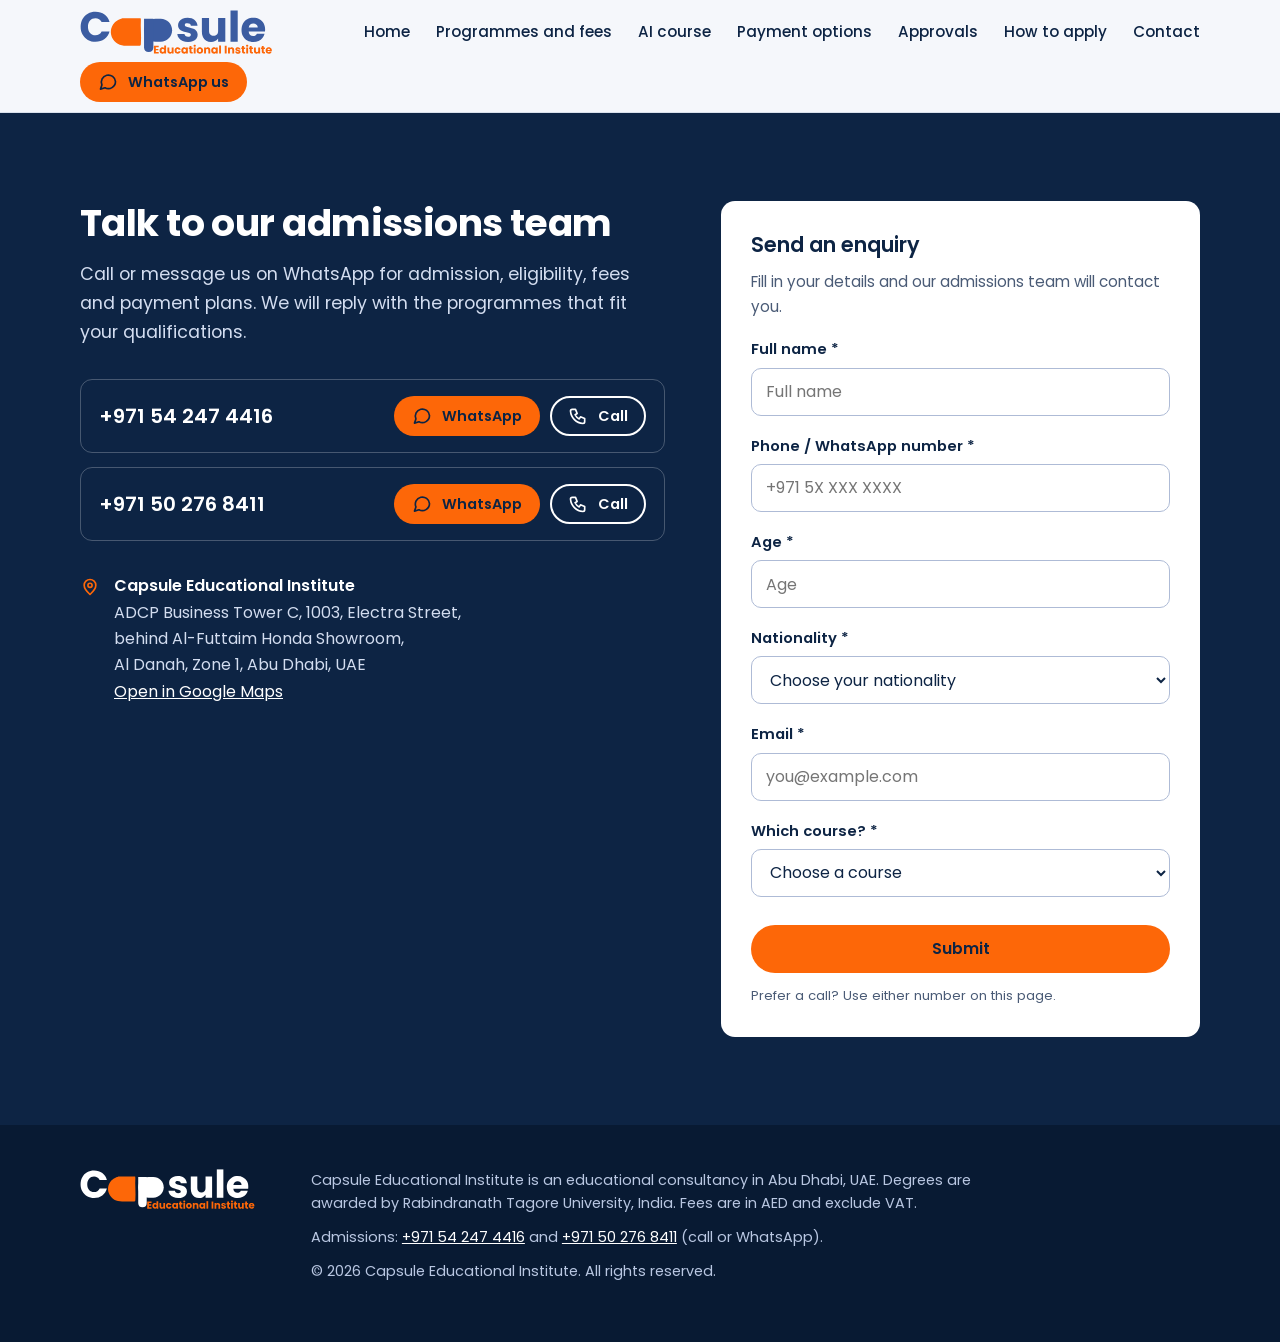
<file: contact.html>
<!doctype html>
<html lang="en">
<head>
<meta charset="utf-8">
<meta name="viewport" content="width=device-width, initial-scale=1">
<title>Contact and enquiries | Capsule Educational Institute</title>
<meta name="description" content="Talk to our admissions team in Abu Dhabi. Call or WhatsApp +971 54 247 4416, or send an enquiry and we will contact you.">
<link rel="preconnect" href="https://fonts.googleapis.com">
<link rel="preconnect" href="https://fonts.gstatic.com" crossorigin>
<link href="https://fonts.googleapis.com/css2?family=Poppins:wght@400;500;600;700&display=swap" rel="stylesheet">
<style>
:root{
  --bg:#F5F7FB; --surface:#FFFFFF; --ink:#0D2444; --muted:#4A5B76; --line:#D9E0EC;
  --blue:#3B5CA1; --blue-text:#2F4C8F; --orange:#FD6708; --orange-hover:#FF8433;
  --hero:#0D2444; --footer:#081A33; --logo-blue:#3B5CA1; --focus:#2F4C8F;
  --font:'Poppins',system-ui,-apple-system,'Segoe UI',Roboto,Arial,sans-serif;
}
@media (prefers-color-scheme:dark){
  :root:not([data-theme="light"]){
    --bg:#08152B; --surface:#0E2040; --ink:#EAF0FA; --muted:#A9B8D1; --line:#23375C;
    --blue:#4A6DB8; --blue-text:#9DB6E8; --hero:#0B1D3A; --footer:#061224; --logo-blue:#FFFFFF; --focus:#9DB6E8;
  }
}
:root[data-theme="dark"]{
  --bg:#08152B; --surface:#0E2040; --ink:#EAF0FA; --muted:#A9B8D1; --line:#23375C;
  --blue:#4A6DB8; --blue-text:#9DB6E8; --hero:#0B1D3A; --footer:#061224; --logo-blue:#FFFFFF; --focus:#9DB6E8;
}

*{box-sizing:border-box}
html{scroll-behavior:smooth;-webkit-text-size-adjust:100%}
@media (min-width:861px){html{scroll-padding-top:88px}}
@media (prefers-reduced-motion:reduce){html{scroll-behavior:auto}}
body{margin:0;background:var(--bg);color:var(--ink);font-family:var(--font);font-size:16px;line-height:1.65;-webkit-font-smoothing:antialiased}
svg,img{max-width:100%}
a{color:var(--blue-text)}
:focus-visible{outline:3px solid var(--focus);outline-offset:3px;border-radius:4px}
.wrap{width:min(1120px,100% - 40px);margin-inline:auto}
.sr{position:absolute;width:1px;height:1px;overflow:hidden;clip:rect(0 0 0 0);white-space:nowrap}
.skip{position:absolute;left:12px;top:-60px;background:var(--orange);color:#0D2444;padding:10px 16px;border-radius:8px;font-weight:600;z-index:100}
.skip:focus{top:12px}
.ico{width:20px;height:20px;flex:none;fill:none;stroke:currentColor;stroke-width:2;stroke-linecap:round;stroke-linejoin:round}

/* header */
.site-header{background:var(--bg);border-bottom:1px solid var(--line)}
.site-header .wrap{display:flex;flex-wrap:wrap;align-items:center;justify-content:space-between;gap:8px 24px;min-height:72px;padding-block:10px}
.brand{display:block;color:var(--logo-blue);line-height:0}
.brand svg{height:44px;width:auto;display:block}
.main-nav{min-width:0}
.nav{display:flex;gap:26px;list-style:none;margin:0;padding:0;overflow-x:auto}
.nav a{color:var(--ink);text-decoration:none;font-weight:500;font-size:.95rem;white-space:nowrap;padding:6px 0;display:inline-block}
.nav a:hover{color:var(--blue-text);text-decoration:underline;text-underline-offset:6px}
.header-cta.btn{display:none}
@media (min-width:861px){
  .site-header{position:sticky;top:0;z-index:50}
  .header-cta.btn{display:inline-flex}
}
@media (max-width:860px){
  .site-header .wrap{padding-block:12px}
  .main-nav{order:3;width:100%;border-top:1px solid var(--line);padding-top:6px}
  .nav{gap:22px}
}

/* buttons */
.btn{display:inline-flex;align-items:center;justify-content:center;gap:10px;min-height:48px;padding:0 24px;border-radius:999px;font:600 .98rem/1 var(--font);text-decoration:none;border:2px solid transparent;cursor:pointer;transition:background-color .15s,color .15s,border-color .15s}
.btn-primary{background:var(--orange);color:#0D2444}
.btn-primary:hover{background:var(--orange-hover)}
.btn-ghost{border-color:currentColor;color:var(--ink)}
.btn-ghost:hover{background:rgba(127,150,190,.16)}
.btn-ink{background:var(--ink);color:var(--bg)}
.btn-sm{min-height:40px;padding:0 16px;font-size:.9rem}
.on-navy .btn-ghost{color:#fff}
.on-navy .btn-ghost:hover{background:rgba(255,255,255,.12)}

/* hero */
.hero{background:var(--hero);color:#fff;padding:72px 0 132px;clip-path:polygon(0 0,100% 0,100% calc(100% - 56px),0 100%)}
.hero .wrap{display:grid;grid-template-columns:1.05fr .95fr;gap:56px;align-items:center}
.hero h1{font-size:clamp(2.1rem,4.6vw,3.5rem);line-height:1.1;letter-spacing:-.02em;font-weight:700;margin:0 0 20px}
.lead{font-size:1.1rem;color:#D3DDF0;max-width:52ch;margin:0 0 32px}
.cta-row{display:flex;flex-wrap:wrap;gap:14px}
.hero-facts{list-style:none;padding:0;margin:36px 0 0;display:grid;gap:10px;color:#C4D1EA;font-size:.95rem}
.hero-facts li{display:flex;gap:10px;align-items:center}
.hero-facts .ico{color:var(--orange);width:18px;height:18px;stroke-width:2.6}

.tickets{display:grid;gap:20px}
.ticket{position:relative;display:grid;grid-template-columns:1fr auto;background:#fff;color:#0D2444;border-radius:14px}
.ticket::before{content:"";position:absolute;inset:0 auto 0 0;width:8px;background:var(--orange);border-radius:14px 0 0 14px}
.ticket-main{padding:24px 24px 24px 34px}
.ticket-title{margin:0;font-size:1.35rem;font-weight:600;line-height:1.3}
.ticket-sub{margin:2px 0 18px;color:#4A5B76;font-size:.95rem}
.ticket-meta{display:grid;grid-template-columns:repeat(2,auto);gap:14px 32px;margin:0;justify-content:start}
.ticket-meta dt{font-size:.78rem;color:#5A6B88;line-height:1.3}
.ticket-meta dd{margin:2px 0 0;font-weight:600;font-size:.92rem;line-height:1.35;white-space:nowrap}
.ticket-stub{position:relative;border-left:2px dashed #C3CDE2;padding:24px 28px;min-width:178px;display:flex;flex-direction:column;justify-content:center}
.ticket-stub::before,.ticket-stub::after{content:"";position:absolute;left:-13px;width:24px;height:24px;border-radius:50%;background:var(--hero)}
.ticket-stub::before{top:-12px}
.ticket-stub::after{bottom:-12px}
.stub-label{font-size:.78rem;color:#5A6B88;line-height:1.3}
.stub-price{font-size:2.1rem;font-weight:700;line-height:1.15;letter-spacing:-.01em;font-variant-numeric:tabular-nums}
.stub-price small{font-size:.95rem;font-weight:600;margin-right:6px;letter-spacing:0}
.stub-vat{font-size:.85rem;color:#4A5B76}

/* sections */
.section{padding:88px 0}
.band{background:var(--surface);border-block:1px solid var(--line)}
.section-head{max-width:66ch;margin-bottom:44px}
h2{font-size:clamp(1.7rem,3.2vw,2.35rem);line-height:1.2;letter-spacing:-.015em;font-weight:700;margin:0 0 14px}
h3{font-size:1.2rem;line-height:1.35;font-weight:600;margin:0 0 10px}
.section-head p{margin:0;color:var(--muted)}
p{margin:0 0 14px}
.muted{color:var(--muted)}
.two{display:grid;grid-template-columns:1fr 1fr;gap:56px}
.checks{list-style:none;padding:0;margin:14px 0 0;display:grid;gap:10px}
.checks li{position:relative;padding-left:30px}
.checks li::before{content:"";position:absolute;left:2px;top:.5em;width:14px;height:7px;border-left:3px solid var(--orange);border-bottom:3px solid var(--orange);transform:rotate(-45deg)}
.fineprint{font-size:.88rem;color:var(--muted);max-width:70ch;margin-top:28px}

/* programmes */
.level{display:grid;grid-template-columns:300px 1fr;gap:48px;padding:40px 0;border-top:1px solid var(--line)}
.level:first-of-type{padding-top:8px;border-top:0}
.level:last-of-type{padding-bottom:0}
.fees{width:100%;border-collapse:collapse;margin-top:20px}
.fees th,.fees td{padding:10px 0;border-bottom:1px solid var(--line);text-align:left;font-weight:400;font-size:.95rem}
.fees td{text-align:right;font-variant-numeric:tabular-nums;white-space:nowrap}
.fees .total th,.fees .total td{font-weight:700;border-bottom:0;padding-top:14px;font-size:1rem}
.fees .total td small{display:block;font-weight:500;font-size:.8rem;color:var(--muted)}
.progs{width:100%;border-collapse:collapse}
.progs th,.progs td{text-align:left;vertical-align:top;padding:18px 18px 18px 0;border-top:1px solid var(--line)}
.progs thead th{font-size:.85rem;color:var(--muted);font-weight:500;padding-top:0;padding-bottom:10px;border-top:0}
.progs tbody th{font-weight:600;font-size:1.05rem;width:56%}
.progs tbody th span{display:block;font-weight:400;color:var(--muted);font-size:.9rem}
.progs tbody tr:last-child > *{border-bottom:1px solid var(--line)}
.chips{list-style:none;margin:10px 0 0;padding:0;display:flex;flex-wrap:wrap;gap:6px}
.chips li{border:1px solid var(--line);border-radius:999px;padding:1px 11px;font-size:.8rem;font-weight:400;color:var(--muted);line-height:1.7}

/* payment */
.pay{display:grid;grid-template-columns:repeat(3,1fr);gap:0 44px;list-style:none;margin:0;padding:0}
.pay li{border-top:4px solid var(--blue);padding-top:22px}
.pay h3{font-size:1.6rem;font-weight:700;margin-bottom:8px}
.pay p{color:var(--muted);margin:0}
.pay-foot{display:flex;flex-wrap:wrap;gap:20px 32px;align-items:center;justify-content:space-between;margin-top:40px}
.pay-foot p{margin:0;max-width:64ch;color:var(--muted);font-size:.92rem}

/* approvals */
.facts{margin:24px 0 0;display:grid;gap:0}
.facts div{display:grid;grid-template-columns:150px 1fr;gap:16px;padding:12px 0;border-top:1px solid var(--line)}
.facts div:last-child{border-bottom:1px solid var(--line)}
.facts dt{color:var(--muted);font-size:.92rem}
.facts dd{margin:0;font-weight:500}
.recs{width:100%;border-collapse:collapse;margin-top:6px}
.recs th,.recs td{text-align:left;vertical-align:top;padding:12px 16px 12px 0;border-top:1px solid var(--line)}
.recs tr:last-child > *{border-bottom:1px solid var(--line)}
.recs th{width:34%;font-weight:600}
.recs td{color:var(--muted)}
.honours{margin-top:64px}
.honours h3{margin-bottom:6px}
.log{margin:14px 0 0}
.log div{display:grid;grid-template-columns:146px 1fr;gap:16px;padding:12px 0;border-top:1px solid var(--line)}
.log div:last-child{border-bottom:1px solid var(--line)}
.log dt{font-weight:600}
.log dd{margin:0;color:var(--muted)}

/* steps */
.steps{display:grid;grid-template-columns:repeat(4,1fr);gap:32px;list-style:none;counter-reset:s;padding:16px 0 0;margin:0}
.steps li{counter-increment:s;position:relative;border-top:2px solid var(--line);padding-top:30px}
.steps li::before{content:counter(s);position:absolute;top:-17px;left:0;width:34px;height:34px;border-radius:50%;background:var(--blue);color:#fff;display:grid;place-items:center;font-weight:600;font-size:.95rem}
.steps h3{font-size:1.05rem;margin-bottom:6px}
.steps p{margin:0;color:var(--muted);font-size:.95rem}

/* contact */
.contact{background:var(--hero);color:#fff;padding:88px 0}
.contact .grid{display:grid;grid-template-columns:1.1fr .9fr;gap:56px;align-items:start}
.contact h2{color:#fff}
.contact .lead{margin-bottom:0}
.numbers{list-style:none;padding:0;margin:32px 0 0;display:grid;gap:14px}
.numbers li{display:flex;flex-wrap:wrap;align-items:center;justify-content:space-between;gap:12px 16px;padding:16px 18px;border:1px solid rgba(255,255,255,.24);border-radius:12px}
.num{font-size:1.25rem;font-weight:600;font-variant-numeric:tabular-nums}
.num-actions{display:flex;gap:10px;flex-wrap:wrap}
.address{display:flex;gap:14px;margin-top:32px;font-style:normal;color:#D3DDF0}
.address .ico{margin-top:4px;color:var(--orange)}
.address strong{color:#fff;font-weight:600}
.address a{color:#fff}
.panel{background:#fff;color:#0D2444;border-radius:14px;padding:30px}
.panel h3{font-size:1.3rem}
.panel p{color:#4A5B76;font-size:.95rem}
.field{margin-top:18px}
.field label{display:block;font-weight:600;font-size:.92rem;margin-bottom:6px}
.field input,.field select{width:100%;min-height:48px;padding:0 14px;border:1.5px solid #AEBBD6;border-radius:10px;font:400 1rem var(--font);color:#0D2444;background:#fff}
.field input:focus-visible,.field select:focus-visible{outline:3px solid #2F4C8F;outline-offset:2px;border-color:#2F4C8F}
.panel .btn{width:100%;margin-top:22px}
.panel .note{margin:12px 0 0;font-size:.82rem}

/* footer */
.site-footer{background:var(--footer);color:#B9C7E2;padding:44px 0 48px;font-size:.9rem}
.site-footer .wrap{display:grid;grid-template-columns:auto 1fr;gap:28px 56px;align-items:start}
.site-footer .brand{color:#fff}
.site-footer p{margin:0 0 10px;max-width:74ch}
.site-footer a{color:#fff}

/* quick contact bar (mobile) */
.quickbar{display:none}
@media (max-width:860px){
  body{padding-bottom:78px}
  .quickbar{display:grid;grid-template-columns:1fr 1fr;gap:10px;position:fixed;left:0;right:0;bottom:0;z-index:60;background:var(--surface);border-top:1px solid var(--line);padding:10px 16px calc(10px + env(safe-area-inset-bottom))}
}

/* responsive */
@media (max-width:980px){
  .hero .wrap,.two,.contact .grid,.level,.site-footer .wrap{grid-template-columns:1fr}
  .hero .wrap{gap:44px}
  .two{gap:40px}
  .level{gap:8px}
  .level .progs{margin-top:28px}
  .honours .two{gap:44px}
  .steps{grid-template-columns:1fr 1fr;gap:40px 32px}
  .pay{grid-template-columns:1fr;gap:32px}
}
@media (max-width:700px){
  .section{padding:64px 0}
  .contact{padding:64px 0}
  .hero{padding:48px 0 104px;clip-path:polygon(0 0,100% 0,100% calc(100% - 36px),0 100%)}
  .ticket{grid-template-columns:1fr}
  .ticket::before{inset:0 0 auto 0;width:auto;height:8px;border-radius:14px 14px 0 0}
  .ticket-main{padding:28px 22px 22px}
  .ticket-meta{grid-template-columns:1fr 1fr;gap:12px 20px}
  .ticket-meta dd{white-space:normal}
  .ticket-stub{border-left:0;border-top:2px dashed #C3CDE2;min-width:0;padding:20px 22px;flex-direction:row;flex-wrap:wrap;align-items:baseline;justify-content:space-between;gap:2px 12px}
  .ticket-stub::before{left:-12px;top:-13px}
  .ticket-stub::after{left:auto;right:-12px;top:-13px;bottom:auto}
  .stub-label{flex-basis:100%}
  .steps{grid-template-columns:1fr}
  .facts div,.log div{grid-template-columns:1fr;gap:2px}
  .progs thead{position:absolute;width:1px;height:1px;overflow:hidden;clip:rect(0 0 0 0)}
  .progs,.progs tbody,.progs tr,.progs th,.progs td{display:block;width:auto}
  .progs tr{padding:18px 0;border-top:1px solid var(--line)}
  .progs th,.progs td,.progs tbody th{border:0;padding:0;width:auto}
  .progs td{margin-top:10px}
  .progs td::before{content:attr(data-label);display:block;font-size:.8rem;color:var(--muted)}
  .progs tbody tr:last-child{border-bottom:1px solid var(--line)}
  .progs tbody tr:last-child > *{border-bottom:0}
  .recs th{width:42%}
  .panel{padding:24px}
}

/* AI Foundations */
.ai-hero{display:block;max-width:760px}
.ai-hero img{width:100%;height:auto;border-radius:16px;border:1px solid var(--line);display:block}
.ai-tag{display:inline-block;background:var(--orange);color:#0D2444;font-weight:600;font-size:13px;padding:4px 12px;border-radius:999px;margin-bottom:10px}
.ai-stats{display:grid;grid-template-columns:repeat(4,1fr);gap:12px;margin:20px 0}
.ai-stats div{background:var(--surface);border:1px solid var(--line);border-radius:12px;padding:12px;text-align:center}
.ai-stats b{display:block;font-size:22px;color:var(--blue-text)}
.ai-stats span{font-size:13px;color:var(--muted)}
.ai-sub{margin:40px 0 16px}
.ai-sessions{display:grid;grid-template-columns:repeat(2,1fr);gap:10px}
.ai-sessions details{background:var(--surface);border:1px solid var(--line);border-radius:12px;padding:12px 16px}
.ai-sessions summary{cursor:pointer;font-weight:600;list-style:none}
.ai-sessions summary::-webkit-details-marker{display:none}
.ai-sessions summary b{color:var(--orange);margin-right:10px}
.ai-sessions p{margin:8px 0 0;color:var(--muted);font-size:15px}
.ai-packs{display:grid;grid-template-columns:repeat(3,1fr);gap:16px}
.ai-pack{background:var(--surface);border:1px solid var(--line);border-radius:16px;padding:24px;display:flex;flex-direction:column;position:relative}
.ai-pack.rec{border:2px solid var(--orange)}
.ai-rec{position:absolute;top:-12px;left:24px;background:var(--orange);color:#0D2444;font-size:12px;font-weight:600;padding:3px 10px;border-radius:999px}
.ai-pack h4{margin:4px 0 0;font-size:20px}
.ai-pack .ai-price{font-size:30px;font-weight:700;color:var(--blue-text);margin:8px 0}
.ai-pack ul{padding-left:18px;margin:12px 0 20px;font-size:15px;flex:1}
.ai-pack .btn{justify-content:center}
@media (max-width:860px){.ai-hero,.ai-packs,.ai-sessions{grid-template-columns:1fr}.ai-stats{grid-template-columns:repeat(2,1fr)}}
</style>
</head>
<body>

<svg width="0" height="0" style="position:absolute" aria-hidden="true" focusable="false">
  <defs>
    <symbol id="capsule-logo" viewBox="75 345 446 102"><path fill="currentColor" d="M 110.96 348.96 C 119.10 348.96 126.08 351.12 131.87 355.41 C 137.67 359.71 141.55 365.58 143.50 373.01 L 125.13 373.01 C 123.76 370.14 121.83 367.96 119.32 366.46 C 116.81 364.96 113.96 364.21 110.76 364.21 C 105.62 364.21 101.45 366.00 98.26 369.58 C 95.07 373.17 93.47 377.96 93.47 383.95 C 93.47 389.94 95.07 394.73 98.26 398.32 C 101.45 401.90 105.62 403.69 110.76 403.69 C 113.96 403.69 116.81 402.94 119.32 401.44 C 121.83 399.94 123.76 397.76 125.13 394.90 L 143.50 394.90 C 141.55 402.32 137.67 408.17 131.87 412.44 C 126.08 416.71 119.10 418.84 110.96 418.84 C 104.32 418.84 98.37 417.36 93.13 414.39 C 87.88 411.43 83.79 407.31 80.86 402.03 C 77.93 396.75 76.46 390.73 76.46 383.95 C 76.46 377.17 77.93 371.13 80.86 365.82 C 83.79 360.51 87.88 356.38 93.13 353.41 C 98.37 350.45 104.32 348.96 110.96 348.96"/><path fill="currentColor" d="M 249.96 365.33 L 262.01 365.33 C 276.66 365.33 288.52 377.20 288.52 391.84 C 288.52 406.48 276.66 418.35 262.01 418.35 L 249.96 418.35 C 235.32 418.35 223.45 406.48 223.45 391.84 C 223.45 377.20 235.32 365.33 249.96 365.33"/><path fill="currentColor" d="M 223.45 365.33 L 245.14 365.33 L 245.14 431.60 C 245.14 438.83 241.53 442.45 234.30 442.45 C 227.07 442.45 223.45 438.83 223.45 431.60 Z M 223.45 365.33"/><path fill="currentColor" d="M 300.57 400.47 L 317.08 400.47 C 317.28 402.35 318.16 403.89 319.72 405.06 C 321.28 406.23 323.21 406.82 325.49 406.82 C 327.57 406.82 329.18 406.41 330.32 405.60 C 331.46 404.78 332.03 403.72 332.03 402.42 C 332.03 400.86 331.22 399.70 329.59 398.95 C 327.96 398.20 325.32 397.37 321.67 396.46 C 317.77 395.55 314.51 394.58 311.90 393.58 C 309.30 392.57 307.05 390.97 305.16 388.79 C 303.27 386.60 302.33 383.66 302.33 379.94 C 302.33 376.82 303.19 373.97 304.92 371.39 C 306.64 368.82 309.18 366.78 312.54 365.28 C 315.89 363.79 319.89 363.04 324.51 363.04 C 331.35 363.04 336.74 364.73 340.68 368.12 C 344.62 371.51 346.89 376.00 347.48 381.60 L 332.03 381.60 C 331.77 379.72 330.94 378.22 329.54 377.11 C 328.14 376.00 326.30 375.45 324.02 375.45 C 322.07 375.45 320.57 375.82 319.53 376.57 C 318.48 377.32 317.96 378.35 317.96 379.65 C 317.96 381.21 318.79 382.39 320.45 383.17 C 322.12 383.95 324.71 384.73 328.22 385.51 C 332.26 386.56 335.55 387.58 338.09 388.59 C 340.64 389.60 342.87 391.23 344.79 393.48 C 346.71 395.73 347.70 398.74 347.77 402.52 C 347.77 405.71 346.87 408.56 345.08 411.07 C 343.29 413.58 340.72 415.55 337.36 416.98 C 334.01 418.42 330.11 419.13 325.68 419.13 C 320.92 419.13 316.69 418.32 312.98 416.69 C 309.26 415.06 306.33 412.83 304.18 410 C 302.03 407.16 300.83 403.98 300.57 400.47"/><path fill="currentColor" d="M 411.88 363.82 L 411.88 418.35 L 395.17 418.35 L 395.17 410.92 C 393.47 413.33 391.17 415.27 388.28 416.74 C 385.38 418.20 382.17 418.94 378.65 418.94 C 374.48 418.94 370.80 418.01 367.60 416.15 C 364.41 414.30 361.94 411.61 360.18 408.09 C 358.42 404.57 357.54 400.43 357.54 395.68 L 357.54 363.82 L 374.16 363.82 L 374.16 393.43 C 374.16 397.08 375.10 399.91 376.99 401.93 C 378.88 403.95 381.42 404.96 384.61 404.96 C 387.87 404.96 390.44 403.95 392.33 401.93 C 394.22 399.91 395.17 397.08 395.17 393.43 L 395.17 363.82 Z M 411.88 363.82"/><path fill="currentColor" d="M 423.90 418.35 L 440.61 418.35 L 440.61 346.03 L 423.90 346.03 Z M 423.90 418.35"/><path fill="currentColor" d="M 503.83 395.09 L 466.01 395.09 C 466.28 398.48 467.37 401.07 469.29 402.86 C 471.21 404.65 473.57 405.55 476.37 405.55 C 480.55 405.55 483.44 403.79 485.07 400.27 L 502.86 400.27 C 501.95 403.85 500.30 407.08 497.92 409.94 C 495.55 412.81 492.57 415.06 488.98 416.69 C 485.40 418.32 481.39 419.13 476.96 419.13 C 471.62 419.13 466.86 417.99 462.69 415.71 C 458.52 413.43 455.27 410.17 452.92 405.94 C 450.58 401.71 449.40 396.75 449.40 391.08 C 449.40 385.42 450.56 380.46 452.87 376.23 C 455.19 372 458.42 368.74 462.60 366.46 C 466.76 364.18 471.55 363.04 476.96 363.04 C 482.24 363.04 486.93 364.14 491.03 366.36 C 495.14 368.58 498.35 371.74 500.66 375.84 C 502.97 379.94 504.13 384.73 504.13 390.21 C 504.13 391.77 504.03 393.40 503.83 395.09 M 487.03 385.81 C 487.03 382.94 486.05 380.66 484.10 378.97 C 482.14 377.27 479.70 376.42 476.76 376.42 C 473.96 376.42 471.60 377.24 469.68 378.87 C 467.76 380.50 466.57 382.81 466.11 385.81 Z M 487.03 385.81"/><path fill="#FD6708" d="M 250.78 431.51 L 250.78 435.17 L 256.68 435.17 L 256.68 438.57 L 250.78 438.57 L 250.78 442.54 L 257.45 442.54 L 257.45 446.07 L 246.38 446.07 L 246.38 427.99 L 257.45 427.99 L 257.45 431.51 Z M 250.78 431.51"/><path fill="#FD6708" d="M 265.77 431.49 C 266.71 431.49 267.57 431.69 268.35 432.08 C 269.14 432.48 269.75 433.01 270.20 433.68 L 270.20 427.01 L 274.60 427.01 L 274.60 446.07 L 270.20 446.07 L 270.20 444.01 C 269.78 444.69 269.20 445.24 268.43 445.65 C 267.67 446.07 266.78 446.27 265.77 446.27 C 264.58 446.27 263.51 445.97 262.55 445.36 C 261.59 444.75 260.83 443.88 260.27 442.76 C 259.71 441.63 259.43 440.33 259.43 438.85 C 259.43 437.38 259.71 436.08 260.27 434.97 C 260.83 433.85 261.59 432.99 262.55 432.39 C 263.51 431.79 264.58 431.49 265.77 431.49 M 267.05 435.33 C 266.18 435.33 265.44 435.64 264.83 436.27 C 264.22 436.89 263.91 437.76 263.91 438.85 C 263.91 439.96 264.22 440.82 264.83 441.47 C 265.44 442.11 266.18 442.43 267.05 442.43 C 267.93 442.43 268.67 442.12 269.28 441.48 C 269.89 440.85 270.20 439.98 270.20 438.88 C 270.20 437.78 269.89 436.92 269.28 436.28 C 268.67 435.64 267.93 435.33 267.05 435.33"/><path fill="#FD6708" d="M 291.98 431.69 L 291.98 446.07 L 287.58 446.07 L 287.58 444.11 C 287.13 444.74 286.53 445.25 285.76 445.64 C 285.00 446.03 284.16 446.22 283.23 446.22 C 282.13 446.22 281.16 445.98 280.32 445.49 C 279.48 445 278.82 444.29 278.36 443.36 C 277.90 442.43 277.66 441.34 277.66 440.09 L 277.66 431.69 L 282.04 431.69 L 282.04 439.50 C 282.04 440.46 282.29 441.21 282.79 441.74 C 283.29 442.27 283.96 442.54 284.80 442.54 C 285.66 442.54 286.33 442.27 286.83 441.74 C 287.33 441.21 287.58 440.46 287.58 439.50 L 287.58 431.69 Z M 291.98 431.69"/><path fill="#FD6708" d="M 301.48 431.49 C 303.29 431.49 304.79 431.96 306.00 432.91 C 307.21 433.85 308.01 435.18 308.39 436.90 L 303.70 436.90 C 303.30 435.80 302.54 435.25 301.41 435.25 C 300.60 435.25 299.96 435.56 299.48 436.19 C 299 436.82 298.75 437.71 298.75 438.88 C 298.75 440.05 299 440.94 299.48 441.57 C 299.96 442.20 300.60 442.51 301.41 442.51 C 302.54 442.51 303.30 441.96 303.70 440.86 L 308.39 440.86 C 308.01 442.55 307.21 443.87 305.99 444.83 C 304.77 445.79 303.27 446.27 301.48 446.27 C 300.08 446.27 298.83 445.97 297.74 445.37 C 296.65 444.77 295.80 443.91 295.19 442.80 C 294.58 441.68 294.28 440.37 294.28 438.88 C 294.28 437.39 294.58 436.08 295.19 434.97 C 295.80 433.85 296.65 432.99 297.74 432.39 C 298.83 431.79 300.08 431.49 301.48 431.49"/><path fill="#FD6708" d="M 316.19 431.49 C 317.20 431.49 318.09 431.69 318.85 432.11 C 319.62 432.52 320.21 433.06 320.62 433.73 L 320.62 431.69 L 325.02 431.69 L 325.02 446.07 L 320.62 446.07 L 320.62 444.03 C 320.19 444.70 319.59 445.24 318.83 445.65 C 318.06 446.07 317.17 446.27 316.16 446.27 C 315 446.27 313.93 445.97 312.97 445.36 C 312.01 444.75 311.25 443.88 310.69 442.76 C 310.13 441.63 309.85 440.33 309.85 438.85 C 309.85 437.38 310.13 436.08 310.69 434.97 C 311.25 433.85 312.01 432.99 312.97 432.39 C 313.93 431.79 315.00 431.49 316.19 431.49 M 317.48 435.33 C 316.60 435.33 315.86 435.64 315.25 436.27 C 314.64 436.89 314.33 437.76 314.33 438.85 C 314.33 439.96 314.64 440.82 315.25 441.47 C 315.86 442.11 316.60 442.43 317.48 442.43 C 318.35 442.43 319.09 442.12 319.70 441.48 C 320.31 440.85 320.62 439.98 320.62 438.88 C 320.62 437.78 320.31 436.92 319.70 436.28 C 319.09 435.64 318.35 435.33 317.48 435.33"/><path fill="#FD6708" d="M 336.22 442.33 L 336.22 446.07 L 333.98 446.07 C 332.39 446.07 331.14 445.67 330.25 444.89 C 329.35 444.11 328.91 442.84 328.91 441.07 L 328.91 435.35 L 327.16 435.35 L 327.16 431.70 L 328.91 431.70 L 328.91 428.19 L 333.31 428.19 L 333.31 431.70 L 336.20 431.70 L 336.20 435.35 L 333.31 435.35 L 333.31 441.12 C 333.31 441.55 333.42 441.86 333.62 442.05 C 333.83 442.24 334.17 442.33 334.65 442.33 Z M 336.22 442.33"/><path fill="#FD6708" d="M 338.26 427.83 C 338.26 427.15 338.50 426.58 338.99 426.12 C 339.48 425.67 340.11 425.44 340.88 425.44 C 341.64 425.44 342.26 425.67 342.75 426.12 C 343.24 426.58 343.48 427.15 343.48 427.83 C 343.48 428.50 343.24 429.07 342.75 429.52 C 342.26 429.98 341.64 430.20 340.88 430.20 C 340.11 430.20 339.48 429.98 338.99 429.52 C 338.50 429.07 338.26 428.50 338.26 427.83 M 343.07 446.07 L 338.67 446.07 L 338.67 431.70 L 343.07 431.70 Z M 343.07 446.07"/><path fill="#FD6708" d="M 345.39 438.88 C 345.39 437.41 345.71 436.10 346.37 434.98 C 347.02 433.85 347.91 432.99 349.05 432.39 C 350.18 431.79 351.45 431.49 352.86 431.49 C 354.26 431.49 355.53 431.79 356.67 432.39 C 357.80 432.99 358.69 433.85 359.35 434.98 C 360.00 436.10 360.33 437.41 360.33 438.88 C 360.33 440.36 360 441.66 359.33 442.78 C 358.67 443.91 357.77 444.77 356.63 445.37 C 355.49 445.97 354.21 446.27 352.81 446.27 C 351.40 446.27 350.13 445.97 349.01 445.37 C 347.88 444.77 347.00 443.91 346.35 442.80 C 345.71 441.68 345.39 440.37 345.39 438.88 M 355.84 438.88 C 355.84 437.73 355.56 436.85 354.98 436.23 C 354.41 435.61 353.70 435.30 352.86 435.30 C 352.00 435.30 351.29 435.60 350.72 436.21 C 350.16 436.82 349.87 437.71 349.87 438.88 C 349.87 440.03 350.15 440.91 350.71 441.53 C 351.26 442.15 351.96 442.46 352.81 442.46 C 353.65 442.46 354.36 442.15 354.96 441.53 C 355.55 440.91 355.84 440.03 355.84 438.88"/><path fill="#FD6708" d="M 376.96 437.67 L 376.96 446.07 L 372.58 446.07 L 372.58 438.26 C 372.58 437.30 372.33 436.55 371.83 436.02 C 371.34 435.49 370.67 435.23 369.83 435.23 C 368.99 435.23 368.32 435.49 367.82 436.02 C 367.32 436.55 367.07 437.30 367.07 438.26 L 367.07 446.07 L 362.67 446.07 L 362.67 431.70 L 367.07 431.70 L 367.07 433.60 C 367.52 432.97 368.12 432.46 368.87 432.10 C 369.63 431.73 370.48 431.54 371.42 431.54 C 373.10 431.54 374.45 432.08 375.46 433.18 C 376.46 434.27 376.96 435.76 376.96 437.67"/><path fill="#FD6708" d="M 385.48 431.49 C 386.5 431.49 387.39 431.69 388.15 432.11 C 388.91 432.52 389.50 433.06 389.91 433.73 L 389.91 431.69 L 394.32 431.69 L 394.32 446.07 L 389.91 446.07 L 389.91 444.03 C 389.48 444.70 388.89 445.24 388.12 445.65 C 387.36 446.07 386.47 446.27 385.46 446.27 C 384.29 446.27 383.23 445.97 382.26 445.36 C 381.30 444.75 380.54 443.88 379.99 442.76 C 379.43 441.63 379.15 440.33 379.15 438.85 C 379.15 437.38 379.43 436.08 379.99 434.97 C 380.54 433.85 381.30 432.99 382.26 432.39 C 383.23 431.79 384.30 431.49 385.48 431.49 M 386.77 435.33 C 385.90 435.33 385.16 435.64 384.54 436.27 C 383.94 436.89 383.63 437.76 383.63 438.85 C 383.63 439.96 383.94 440.82 384.54 441.47 C 385.16 442.11 385.90 442.43 386.77 442.43 C 387.65 442.43 388.39 442.12 389.00 441.48 C 389.61 440.85 389.91 439.98 389.91 438.88 C 389.91 437.78 389.61 436.92 389.00 436.28 C 388.39 435.64 387.65 435.33 386.77 435.33"/><path fill="#FD6708" d="M 397.51 446.07 L 401.91 446.07 L 401.91 427.01 L 397.51 427.01 Z M 397.51 446.07"/><path fill="#FD6708" d="M 410.57 446.07 L 414.97 446.07 L 414.97 427.99 L 410.57 427.99 Z M 410.57 446.07"/><path fill="#FD6708" d="M 432.45 437.67 L 432.45 446.07 L 428.08 446.07 L 428.08 438.26 C 428.08 437.30 427.83 436.55 427.33 436.02 C 426.83 435.49 426.16 435.23 425.32 435.23 C 424.48 435.23 423.81 435.49 423.31 436.02 C 422.82 436.55 422.57 437.30 422.57 438.26 L 422.57 446.07 L 418.16 446.07 L 418.16 431.70 L 422.57 431.70 L 422.57 433.60 C 423.01 432.97 423.61 432.46 424.37 432.10 C 425.12 431.73 425.97 431.54 426.92 431.54 C 428.60 431.54 429.94 432.08 430.95 433.18 C 431.95 434.27 432.45 435.76 432.45 437.67"/><path fill="#FD6708" d="M 434.75 441.35 L 439.10 441.35 C 439.15 441.85 439.38 442.25 439.79 442.56 C 440.21 442.87 440.71 443.03 441.31 443.03 C 441.86 443.03 442.28 442.92 442.58 442.71 C 442.89 442.49 443.04 442.21 443.04 441.87 C 443.04 441.46 442.82 441.15 442.39 440.95 C 441.96 440.76 441.27 440.54 440.31 440.30 C 439.28 440.06 438.42 439.80 437.73 439.54 C 437.05 439.27 436.45 438.85 435.96 438.28 C 435.46 437.70 435.21 436.92 435.21 435.94 C 435.21 435.12 435.44 434.37 435.89 433.69 C 436.35 433.01 437.01 432.48 437.90 432.08 C 438.78 431.69 439.83 431.49 441.05 431.49 C 442.86 431.49 444.28 431.94 445.32 432.83 C 446.35 433.72 446.95 434.91 447.10 436.38 L 443.04 436.38 C 442.97 435.89 442.75 435.49 442.38 435.20 C 442.01 434.91 441.53 434.76 440.92 434.76 C 440.41 434.76 440.01 434.86 439.74 435.06 C 439.47 435.25 439.33 435.53 439.33 435.87 C 439.33 436.28 439.55 436.59 439.98 436.80 C 440.42 437.00 441.10 437.21 442.03 437.41 C 443.10 437.69 443.96 437.96 444.63 438.23 C 445.30 438.49 445.89 438.92 446.40 439.51 C 446.91 440.10 447.17 440.90 447.18 441.89 C 447.18 442.73 446.95 443.49 446.48 444.15 C 446.00 444.81 445.32 445.33 444.44 445.71 C 443.56 446.08 442.53 446.27 441.36 446.27 C 440.11 446.27 439 446.06 438.01 445.63 C 437.04 445.20 436.26 444.61 435.70 443.86 C 435.13 443.12 434.82 442.28 434.75 441.35"/><path fill="#FD6708" d="M 457.89 442.33 L 457.89 446.07 L 455.66 446.07 C 454.06 446.07 452.82 445.67 451.92 444.89 C 451.03 444.11 450.58 442.84 450.58 441.07 L 450.58 435.35 L 448.83 435.35 L 448.83 431.70 L 450.58 431.70 L 450.58 428.19 L 454.98 428.19 L 454.98 431.70 L 457.87 431.70 L 457.87 435.35 L 454.98 435.35 L 454.98 441.12 C 454.98 441.55 455.09 441.86 455.30 442.05 C 455.50 442.24 455.84 442.33 456.32 442.33 Z M 457.89 442.33"/><path fill="#FD6708" d="M 459.93 427.83 C 459.93 427.15 460.17 426.58 460.66 426.12 C 461.15 425.67 461.78 425.44 462.56 425.44 C 463.31 425.44 463.93 425.67 464.42 426.12 C 464.91 426.58 465.16 427.15 465.16 427.83 C 465.16 428.50 464.91 429.07 464.42 429.52 C 463.93 429.98 463.31 430.20 462.56 430.20 C 461.78 430.20 461.15 429.98 460.66 429.52 C 460.17 429.07 459.93 428.50 459.93 427.83 M 464.75 446.07 L 460.34 446.07 L 460.34 431.70 L 464.75 431.70 Z M 464.75 446.07"/><path fill="#FD6708" d="M 475.95 442.33 L 475.95 446.07 L 473.71 446.07 C 472.11 446.07 470.87 445.67 469.97 444.89 C 469.08 444.11 468.63 442.84 468.63 441.07 L 468.63 435.35 L 466.88 435.35 L 466.88 431.70 L 468.63 431.70 L 468.63 428.19 L 473.04 428.19 L 473.04 431.70 L 475.92 431.70 L 475.92 435.35 L 473.04 435.35 L 473.04 441.12 C 473.04 441.55 473.14 441.86 473.35 442.05 C 473.55 442.24 473.90 442.33 474.37 442.33 Z M 475.95 442.33"/><path fill="#FD6708" d="M 492.58 431.69 L 492.58 446.07 L 488.18 446.07 L 488.18 444.11 C 487.73 444.74 487.13 445.25 486.36 445.64 C 485.60 446.03 484.75 446.22 483.83 446.22 C 482.73 446.22 481.76 445.98 480.92 445.49 C 480.08 445 479.42 444.29 478.96 443.36 C 478.5 442.43 478.26 441.34 478.26 440.09 L 478.26 431.69 L 482.64 431.69 L 482.64 439.50 C 482.64 440.46 482.89 441.21 483.39 441.74 C 483.89 442.27 484.55 442.54 485.40 442.54 C 486.26 442.54 486.93 442.27 487.43 441.74 C 487.93 441.21 488.18 440.46 488.18 439.50 L 488.18 431.69 Z M 492.58 431.69"/><path fill="#FD6708" d="M 503.76 442.33 L 503.76 446.07 L 501.52 446.07 C 499.92 446.07 498.67 445.67 497.78 444.89 C 496.89 444.11 496.44 442.84 496.44 441.07 L 496.44 435.35 L 494.69 435.35 L 494.69 431.70 L 496.44 431.70 L 496.44 428.19 L 500.85 428.19 L 500.85 431.70 L 503.73 431.70 L 503.73 435.35 L 500.85 435.35 L 500.85 441.12 C 500.85 441.55 500.95 441.86 501.16 442.05 C 501.36 442.24 501.71 442.33 502.19 442.33 Z M 503.76 442.33"/><path fill="#FD6708" d="M 519.67 439.94 L 509.71 439.94 C 509.78 440.83 510.06 441.51 510.57 441.98 C 511.08 442.46 511.70 442.69 512.44 442.69 C 513.53 442.69 514.30 442.23 514.73 441.30 L 519.41 441.30 C 519.17 442.25 518.74 443.10 518.11 443.85 C 517.49 444.60 516.70 445.20 515.76 445.63 C 514.81 446.06 513.76 446.27 512.59 446.27 C 511.18 446.27 509.93 445.97 508.83 445.37 C 507.73 444.77 506.87 443.91 506.26 442.80 C 505.64 441.68 505.33 440.37 505.33 438.88 C 505.33 437.39 505.63 436.08 506.24 434.97 C 506.85 433.85 507.71 432.99 508.80 432.39 C 509.91 431.79 511.17 431.49 512.59 431.49 C 513.98 431.49 515.22 431.78 516.30 432.37 C 517.38 432.95 518.23 433.78 518.83 434.86 C 519.44 435.94 519.75 437.21 519.75 438.65 C 519.75 439.06 519.72 439.49 519.67 439.94 M 515.24 437.49 C 515.24 436.73 514.98 436.13 514.47 435.69 C 513.96 435.24 513.31 435.02 512.54 435.02 C 511.80 435.02 511.18 435.23 510.67 435.66 C 510.17 436.09 509.85 436.70 509.73 437.49 Z M 515.24 437.49"/><path fill="#FD6708" d="M 215.54 363.93 L 175.60 363.93 C 169.29 363.93 159.12 369.89 154.89 374.57 C 145.28 385.20 143.84 399.75 151.16 412.03 C 164.45 434.33 191.84 426.33 213.50 427.85 C 215.87 428.01 216.00 425.26 216.16 423.41 C 217.63 405.37 214.98 385.40 216.16 367.16 Z M 215.54 363.93"/></symbol>
    <symbol id="i-phone" viewBox="0 0 24 24"><path d="M5 4h4l2 5-2.5 1.5a11 11 0 0 0 5 5L15 13l5 2v4a2 2 0 0 1-2 2A16 16 0 0 1 3 6a2 2 0 0 1 2-2z"/></symbol>
    <symbol id="i-chat" viewBox="0 0 24 24"><path d="M21 11.5a8.5 8.5 0 0 1-12.6 7.4L3 20.5l1.7-5A8.5 8.5 0 1 1 21 11.5z"/></symbol>
    <symbol id="i-pin" viewBox="0 0 24 24"><path d="M12 21s-7-6.2-7-11a7 7 0 0 1 14 0c0 4.8-7 11-7 11z"/><circle cx="12" cy="10" r="2.5"/></symbol>
    <symbol id="i-check" viewBox="0 0 24 24"><path d="M5 12.5l4.5 4.5L19 7.5"/></symbol>
  </defs>
</svg>

<a class="skip" href="#main">Skip to content</a>

<header class="site-header">
  <div class="wrap">
    <a class="brand" href="index.html" aria-label="Capsule Educational Institute, home">
      <svg viewBox="0 0 446 102" role="img" aria-label="Capsule Educational Institute"><use href="#capsule-logo"/></svg>
    </a>
    <nav class="main-nav" aria-label="Main">
      <ul class="nav">
        <li><a href="index.html">Home</a></li>
        <li><a href="courses.html">Programmes and fees</a></li>
        <li><a href="ai-foundations.html">AI course</a></li>
        <li><a href="index.html#payment">Payment options</a></li>
        <li><a href="index.html#approvals">Approvals</a></li>
        <li><a href="index.html#admission">How to apply</a></li>
        <li><a href="contact.html">Contact</a></li>
      </ul>
    </nav>
    <a class="btn btn-primary btn-sm header-cta" href="https://wa.me/971542474416?text=Hello%20Capsule%20Educational%20Institute%2C%20I%27d%20like%20details%20about%20your%20Bachelor%27s%20and%20Master%27s%20programmes." target="_blank" rel="noopener"><svg class="ico" aria-hidden="true"><use href="#i-chat"/></svg>WhatsApp us</a>
  </div>
</header>

<main id="main">
<section class="contact on-navy" id="contact">
    <div class="wrap grid">
      <div>
        <h2>Talk to our admissions team</h2>
        <p class="lead">Call or message us on WhatsApp for admission, eligibility, fees and payment plans. We will reply with the programmes that fit your qualifications.</p>

        <ul class="numbers">
          <li>
            <span class="num">+971 54 247 4416</span>
            <span class="num-actions">
              <a class="btn btn-primary btn-sm" href="https://wa.me/971542474416" target="_blank" rel="noopener"><svg class="ico" aria-hidden="true"><use href="#i-chat"/></svg>WhatsApp</a>
              <a class="btn btn-ghost btn-sm" href="tel:+971542474416"><svg class="ico" aria-hidden="true"><use href="#i-phone"/></svg>Call</a>
            </span>
          </li>
          <li>
            <span class="num">+971 50 276 8411</span>
            <span class="num-actions">
              <a class="btn btn-primary btn-sm" href="https://wa.me/971502768411" target="_blank" rel="noopener"><svg class="ico" aria-hidden="true"><use href="#i-chat"/></svg>WhatsApp</a>
              <a class="btn btn-ghost btn-sm" href="tel:+971502768411"><svg class="ico" aria-hidden="true"><use href="#i-phone"/></svg>Call</a>
            </span>
          </li>
        </ul>

        <address class="address">
          <svg class="ico" aria-hidden="true"><use href="#i-pin"/></svg>
          <span>
            <strong>Capsule Educational Institute</strong><br>
            ADCP Business Tower C, 1003, Electra Street,<br>
            behind Al-Futtaim Honda Showroom,<br>
            Al Danah, Zone 1, Abu Dhabi, UAE<br>
            <a href="https://www.google.com/maps/search/?api=1&amp;query=ADCP%20Business%20Tower%20C%20Electra%20Street%20Al%20Danah%20Abu%20Dhabi" target="_blank" rel="noopener">Open in Google Maps</a>
          </span>
        </address>
      </div>

      <div class="panel">
        <h3>Send an enquiry</h3>
        <p>Fill in your details and our admissions team will contact you.</p>
        <form id="lead-form" novalidate>
          <div class="field"><label for="lf-name">Full name *</label><input id="lf-name" name="name" type="text" autocomplete="name" required maxlength="100" placeholder="Full name"></div>
          <div class="field"><label for="lf-phone">Phone / WhatsApp number *</label><input id="lf-phone" name="phone" type="tel" autocomplete="tel" required maxlength="20" placeholder="+971 5X XXX XXXX"></div>
          <div class="field"><label for="lf-age">Age *</label><input id="lf-age" name="age" type="number" min="15" max="80" required placeholder="Age"></div>
          <div class="field"><label for="lf-nat">Nationality *</label>
            <select id="lf-nat" name="nationality" required>
              <option value="">Choose your nationality</option>
              <option>Indian</option>
              <option>Emirati</option>
              <option>Pakistani</option>
              <option>Bangladeshi</option>
              <option>Nepali</option>
              <option>Sri Lankan</option>
              <option>Filipino</option>
              <option>Egyptian</option>
              <option>Jordanian</option>
              <option>Lebanese</option>
              <option>Syrian</option>
              <option>Yemeni</option>
              <option>Sudanese</option>
              <option>Moroccan</option>
              <option>Nigerian</option>
              <option>Kenyan</option>
              <option>South African</option>
              <option>British</option>
              <option>American</option>
              <option value="Other">Other (please type)</option>
            </select>
          </div>
          <div class="field" id="lf-nat-other-field" hidden><label for="lf-nat-other">Please type your nationality *</label><input id="lf-nat-other" name="nationality_other" type="text" maxlength="60" placeholder="Your nationality"></div>
          <div class="field"><label for="lf-email">Email *</label><input id="lf-email" name="email" type="email" autocomplete="email" required maxlength="255" placeholder="you@example.com"></div>
          <div class="field"><label for="lf-course">Which course? *</label>
            <select id="lf-course" name="course" required>
              <option value="">Choose a course</option>
              <optgroup label="Bachelor’s degree">
                <option>BA – Bachelor of Arts, General</option>
                <option>BBA – Bachelor of Business Administration, General</option>
                <option>B.Com – Bachelor of Commerce</option>
                <option>BCA – Bachelor of Computer Application</option>
              </optgroup>
              <optgroup label="Master’s degree">
                <option>MSc – Master of Science</option>
                <option>MA – Master of Arts</option>
                <option>MSW – Master of Social Work</option>
                <option>M.Com – Master of Commerce</option>
                <option>MBA – Master of Business Administration</option>
              </optgroup>
              <optgroup label="AI Foundations course">
                <option>AI Foundations – Package A (AED 499)</option>
                <option>AI Foundations – Package B (AED 950)</option>
                <option>AI Foundations – Package C (AED 1,260)</option>
              </optgroup>
              <option>Not sure yet</option>
            </select>
          </div>
          <p id="lf-msg" class="note" role="status" aria-live="polite"></p>
          <button id="lf-submit" type="submit" class="btn btn-primary" style="margin-top:16px;border:0;cursor:pointer">Submit</button>
        </form>
        <p class="note">Prefer a call? Use either number on this page.</p>
      </div>
    </div>
  </section>
</main>

<footer class="site-footer">
  <div class="wrap">
    <a class="brand" href="index.html" aria-label="Capsule Educational Institute, home">
      <svg viewBox="0 0 446 102" role="img" aria-label="Capsule Educational Institute" style="height:40px"><use href="#capsule-logo"/></svg>
    </a>
    <div>
      <p>Capsule Educational Institute is an educational consultancy in Abu Dhabi, UAE. Degrees are awarded by Rabindranath Tagore University, India. Fees are in AED and exclude VAT.</p>
      <p>Admissions: <a href="tel:+971542474416">+971 54 247 4416</a> and <a href="tel:+971502768411">+971 50 276 8411</a> (call or WhatsApp).</p>
      <p>&copy; 2026 Capsule Educational Institute. All rights reserved.</p>
    </div>
  </div>
</footer>

<div class="quickbar">
  <a class="btn btn-primary" href="https://wa.me/971542474416?text=Hello%20Capsule%20Educational%20Institute%2C%20I%27d%20like%20details%20about%20your%20Bachelor%27s%20and%20Master%27s%20programmes." target="_blank" rel="noopener"><svg class="ico" aria-hidden="true"><use href="#i-chat"/></svg>WhatsApp</a>
  <a class="btn btn-ink" href="tel:+971542474416"><svg class="ico" aria-hidden="true"><use href="#i-phone"/></svg>Call now</a>
</div>
<script>
// Paste your Google Apps Script web app URL here to send leads to Google Sheets.
var SHEET_URL = "https://script.google.com/macros/s/AKfycby9-gKPX-U_Si_-iE0jc9m0vP9-qUqsprJStboFyliIFOAp0o9RCvlo9J3-Ts1y0hZg/exec";
(function () {
  var f = document.getElementById("lead-form"), msg = document.getElementById("lf-msg"), btn = document.getElementById("lf-submit");
  var natSel = document.getElementById("lf-nat"), natField = document.getElementById("lf-nat-other-field");
  natSel.addEventListener("change", function () {
    natField.hidden = natSel.value !== "Other";
    if (natField.hidden) document.getElementById("lf-nat-other").value = "";
  });
  f.addEventListener("submit", function (e) {
    e.preventDefault();
    var natSel = document.getElementById("lf-nat"),
        natOther = document.getElementById("lf-nat-other");
    var nat = natSel.value === "Other" ? natOther.value.trim() : natSel.value;
    var d = {
      name: f.name.value.trim(), phone: f.phone.value.trim(), age: f.age.value.trim(),
      email: f.email.value.trim(), course: f.course.value, nationality: nat
    };
    if (!d.name || !d.course || !nat || !/^[+\d][\d\s-]{6,19}$/.test(d.phone) || !(+d.age >= 15 && +d.age <= 80) || !/^[^\s@]+@[^\s@]+\.[^\s@]+$/.test(d.email)) {
      msg.textContent = "Please fill in all fields correctly."; return;
    }
    btn.disabled = true; msg.textContent = "Sending…";
    var done = function () { f.reset(); btn.disabled = false; msg.textContent = "Thank you! Our team will contact you soon."; };
    if (!SHEET_URL) {
      var t = "New enquiry\nName: " + d.name + "\nPhone: " + d.phone + "\nAge: " + d.age + "\nNationality: " + d.nationality + "\nEmail: " + d.email + "\nCourse: " + d.course;
      window.open("https://wa.me/971542474416?text=" + encodeURIComponent(t), "_blank"); done(); return;
    }
    fetch(SHEET_URL, { method: "POST", mode: "no-cors", body: new URLSearchParams(d) })
      .then(done).catch(function () { btn.disabled = false; msg.textContent = "Could not send. Please WhatsApp us instead."; });
  });
})();
</script>
</body>
</html>
</file>
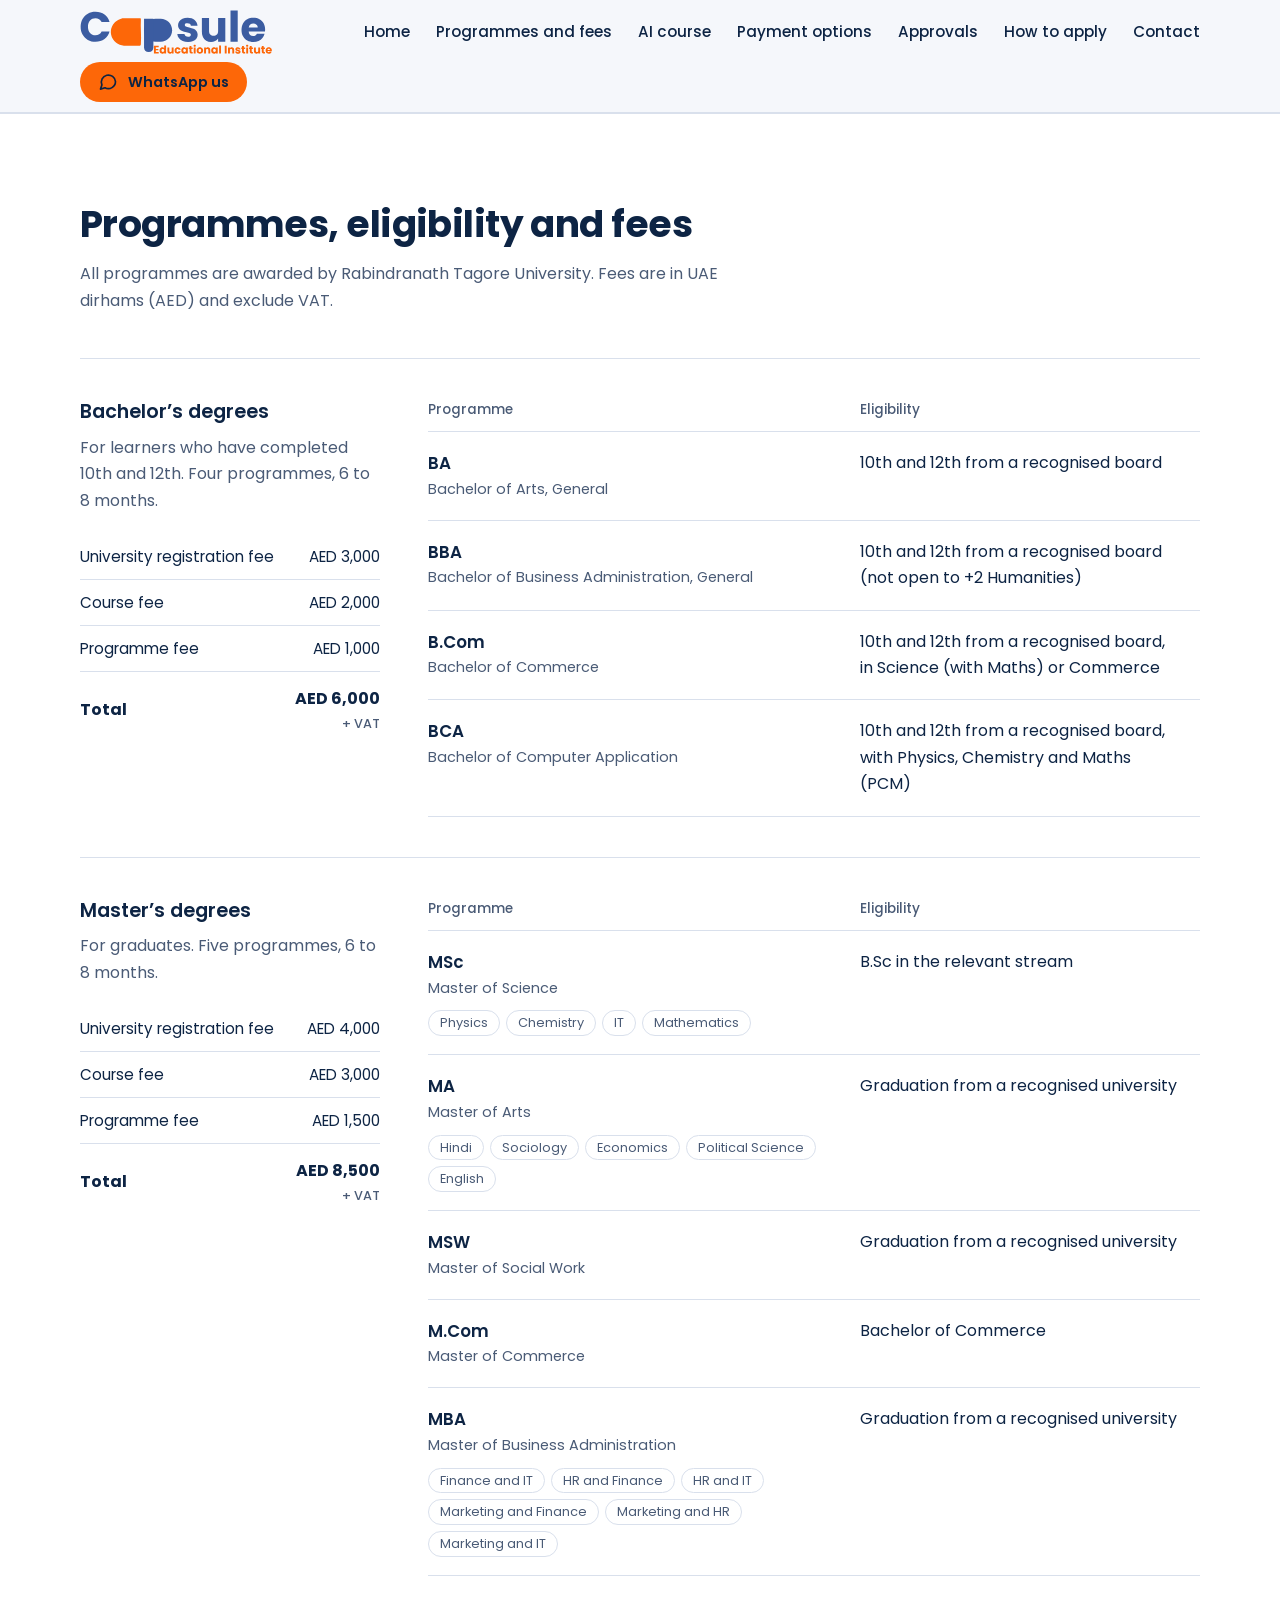
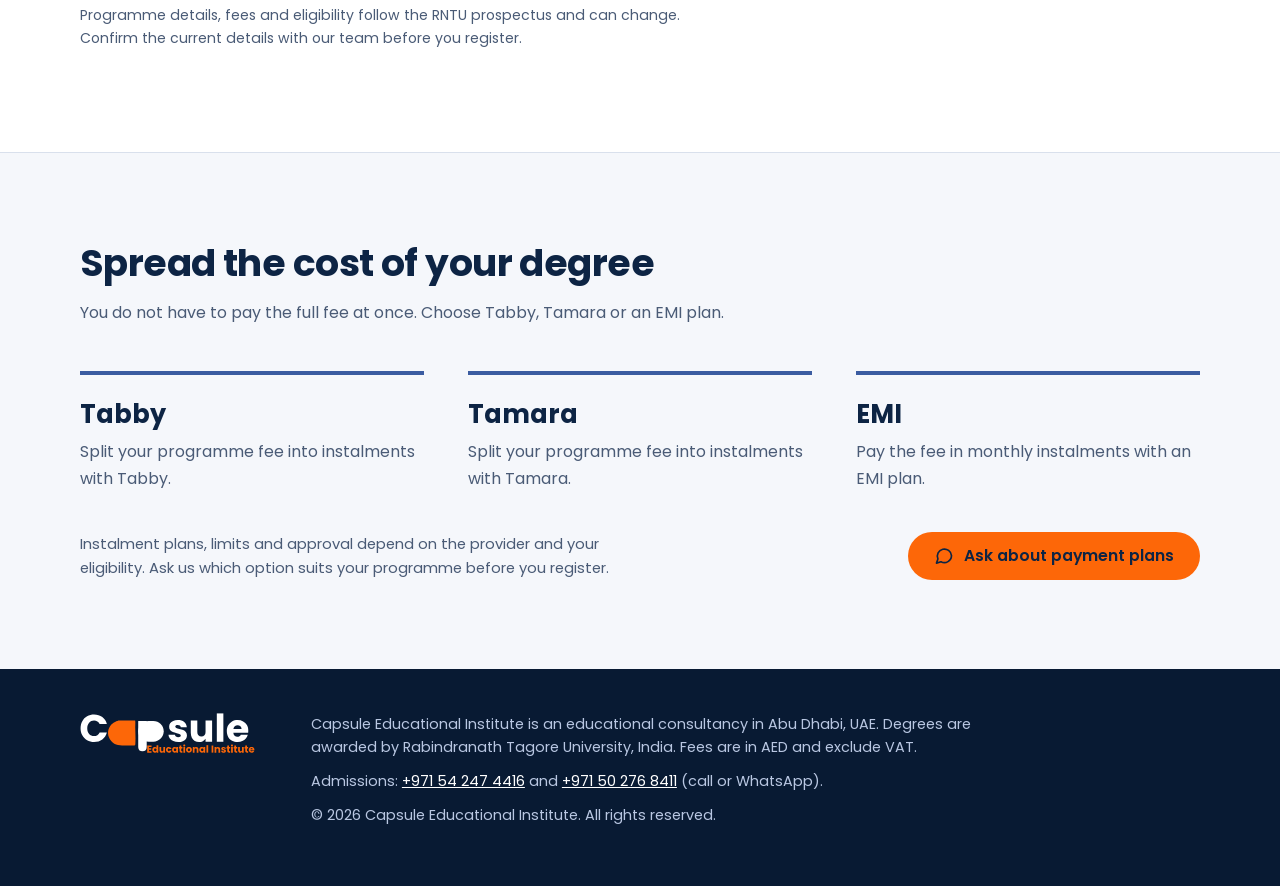
<file: courses.html>
<!doctype html>
<html lang="en">
<head>
<meta charset="utf-8">
<meta name="viewport" content="width=device-width, initial-scale=1">
<title>Programmes, eligibility and fees | Capsule Educational Institute</title>
<meta name="description" content="Bachelor's (BA, BBA, B.Com, BCA) and Master's (MSc, MA, MSW, M.Com, MBA) programmes from Rabindranath Tagore University. Fees, eligibility and payment plans in Abu Dhabi.">
<link rel="preconnect" href="https://fonts.googleapis.com">
<link rel="preconnect" href="https://fonts.gstatic.com" crossorigin>
<link href="https://fonts.googleapis.com/css2?family=Poppins:wght@400;500;600;700&display=swap" rel="stylesheet">
<style>
:root{
  --bg:#F5F7FB; --surface:#FFFFFF; --ink:#0D2444; --muted:#4A5B76; --line:#D9E0EC;
  --blue:#3B5CA1; --blue-text:#2F4C8F; --orange:#FD6708; --orange-hover:#FF8433;
  --hero:#0D2444; --footer:#081A33; --logo-blue:#3B5CA1; --focus:#2F4C8F;
  --font:'Poppins',system-ui,-apple-system,'Segoe UI',Roboto,Arial,sans-serif;
}
@media (prefers-color-scheme:dark){
  :root:not([data-theme="light"]){
    --bg:#08152B; --surface:#0E2040; --ink:#EAF0FA; --muted:#A9B8D1; --line:#23375C;
    --blue:#4A6DB8; --blue-text:#9DB6E8; --hero:#0B1D3A; --footer:#061224; --logo-blue:#FFFFFF; --focus:#9DB6E8;
  }
}
:root[data-theme="dark"]{
  --bg:#08152B; --surface:#0E2040; --ink:#EAF0FA; --muted:#A9B8D1; --line:#23375C;
  --blue:#4A6DB8; --blue-text:#9DB6E8; --hero:#0B1D3A; --footer:#061224; --logo-blue:#FFFFFF; --focus:#9DB6E8;
}

*{box-sizing:border-box}
html{scroll-behavior:smooth;-webkit-text-size-adjust:100%}
@media (min-width:861px){html{scroll-padding-top:88px}}
@media (prefers-reduced-motion:reduce){html{scroll-behavior:auto}}
body{margin:0;background:var(--bg);color:var(--ink);font-family:var(--font);font-size:16px;line-height:1.65;-webkit-font-smoothing:antialiased}
svg,img{max-width:100%}
a{color:var(--blue-text)}
:focus-visible{outline:3px solid var(--focus);outline-offset:3px;border-radius:4px}
.wrap{width:min(1120px,100% - 40px);margin-inline:auto}
.sr{position:absolute;width:1px;height:1px;overflow:hidden;clip:rect(0 0 0 0);white-space:nowrap}
.skip{position:absolute;left:12px;top:-60px;background:var(--orange);color:#0D2444;padding:10px 16px;border-radius:8px;font-weight:600;z-index:100}
.skip:focus{top:12px}
.ico{width:20px;height:20px;flex:none;fill:none;stroke:currentColor;stroke-width:2;stroke-linecap:round;stroke-linejoin:round}

/* header */
.site-header{background:var(--bg);border-bottom:1px solid var(--line)}
.site-header .wrap{display:flex;flex-wrap:wrap;align-items:center;justify-content:space-between;gap:8px 24px;min-height:72px;padding-block:10px}
.brand{display:block;color:var(--logo-blue);line-height:0}
.brand svg{height:44px;width:auto;display:block}
.main-nav{min-width:0}
.nav{display:flex;gap:26px;list-style:none;margin:0;padding:0;overflow-x:auto}
.nav a{color:var(--ink);text-decoration:none;font-weight:500;font-size:.95rem;white-space:nowrap;padding:6px 0;display:inline-block}
.nav a:hover{color:var(--blue-text);text-decoration:underline;text-underline-offset:6px}
.header-cta.btn{display:none}
@media (min-width:861px){
  .site-header{position:sticky;top:0;z-index:50}
  .header-cta.btn{display:inline-flex}
}
@media (max-width:860px){
  .site-header .wrap{padding-block:12px}
  .main-nav{order:3;width:100%;border-top:1px solid var(--line);padding-top:6px}
  .nav{gap:22px}
}

/* buttons */
.btn{display:inline-flex;align-items:center;justify-content:center;gap:10px;min-height:48px;padding:0 24px;border-radius:999px;font:600 .98rem/1 var(--font);text-decoration:none;border:2px solid transparent;cursor:pointer;transition:background-color .15s,color .15s,border-color .15s}
.btn-primary{background:var(--orange);color:#0D2444}
.btn-primary:hover{background:var(--orange-hover)}
.btn-ghost{border-color:currentColor;color:var(--ink)}
.btn-ghost:hover{background:rgba(127,150,190,.16)}
.btn-ink{background:var(--ink);color:var(--bg)}
.btn-sm{min-height:40px;padding:0 16px;font-size:.9rem}
.on-navy .btn-ghost{color:#fff}
.on-navy .btn-ghost:hover{background:rgba(255,255,255,.12)}

/* hero */
.hero{background:var(--hero);color:#fff;padding:72px 0 132px;clip-path:polygon(0 0,100% 0,100% calc(100% - 56px),0 100%)}
.hero .wrap{display:grid;grid-template-columns:1.05fr .95fr;gap:56px;align-items:center}
.hero h1{font-size:clamp(2.1rem,4.6vw,3.5rem);line-height:1.1;letter-spacing:-.02em;font-weight:700;margin:0 0 20px}
.lead{font-size:1.1rem;color:#D3DDF0;max-width:52ch;margin:0 0 32px}
.cta-row{display:flex;flex-wrap:wrap;gap:14px}
.hero-facts{list-style:none;padding:0;margin:36px 0 0;display:grid;gap:10px;color:#C4D1EA;font-size:.95rem}
.hero-facts li{display:flex;gap:10px;align-items:center}
.hero-facts .ico{color:var(--orange);width:18px;height:18px;stroke-width:2.6}

.tickets{display:grid;gap:20px}
.ticket{position:relative;display:grid;grid-template-columns:1fr auto;background:#fff;color:#0D2444;border-radius:14px}
.ticket::before{content:"";position:absolute;inset:0 auto 0 0;width:8px;background:var(--orange);border-radius:14px 0 0 14px}
.ticket-main{padding:24px 24px 24px 34px}
.ticket-title{margin:0;font-size:1.35rem;font-weight:600;line-height:1.3}
.ticket-sub{margin:2px 0 18px;color:#4A5B76;font-size:.95rem}
.ticket-meta{display:grid;grid-template-columns:repeat(2,auto);gap:14px 32px;margin:0;justify-content:start}
.ticket-meta dt{font-size:.78rem;color:#5A6B88;line-height:1.3}
.ticket-meta dd{margin:2px 0 0;font-weight:600;font-size:.92rem;line-height:1.35;white-space:nowrap}
.ticket-stub{position:relative;border-left:2px dashed #C3CDE2;padding:24px 28px;min-width:178px;display:flex;flex-direction:column;justify-content:center}
.ticket-stub::before,.ticket-stub::after{content:"";position:absolute;left:-13px;width:24px;height:24px;border-radius:50%;background:var(--hero)}
.ticket-stub::before{top:-12px}
.ticket-stub::after{bottom:-12px}
.stub-label{font-size:.78rem;color:#5A6B88;line-height:1.3}
.stub-price{font-size:2.1rem;font-weight:700;line-height:1.15;letter-spacing:-.01em;font-variant-numeric:tabular-nums}
.stub-price small{font-size:.95rem;font-weight:600;margin-right:6px;letter-spacing:0}
.stub-vat{font-size:.85rem;color:#4A5B76}

/* sections */
.section{padding:88px 0}
.band{background:var(--surface);border-block:1px solid var(--line)}
.section-head{max-width:66ch;margin-bottom:44px}
h2{font-size:clamp(1.7rem,3.2vw,2.35rem);line-height:1.2;letter-spacing:-.015em;font-weight:700;margin:0 0 14px}
h3{font-size:1.2rem;line-height:1.35;font-weight:600;margin:0 0 10px}
.section-head p{margin:0;color:var(--muted)}
p{margin:0 0 14px}
.muted{color:var(--muted)}
.two{display:grid;grid-template-columns:1fr 1fr;gap:56px}
.checks{list-style:none;padding:0;margin:14px 0 0;display:grid;gap:10px}
.checks li{position:relative;padding-left:30px}
.checks li::before{content:"";position:absolute;left:2px;top:.5em;width:14px;height:7px;border-left:3px solid var(--orange);border-bottom:3px solid var(--orange);transform:rotate(-45deg)}
.fineprint{font-size:.88rem;color:var(--muted);max-width:70ch;margin-top:28px}

/* programmes */
.level{display:grid;grid-template-columns:300px 1fr;gap:48px;padding:40px 0;border-top:1px solid var(--line)}
.level:first-of-type{padding-top:8px;border-top:0}
.level:last-of-type{padding-bottom:0}
.fees{width:100%;border-collapse:collapse;margin-top:20px}
.fees th,.fees td{padding:10px 0;border-bottom:1px solid var(--line);text-align:left;font-weight:400;font-size:.95rem}
.fees td{text-align:right;font-variant-numeric:tabular-nums;white-space:nowrap}
.fees .total th,.fees .total td{font-weight:700;border-bottom:0;padding-top:14px;font-size:1rem}
.fees .total td small{display:block;font-weight:500;font-size:.8rem;color:var(--muted)}
.progs{width:100%;border-collapse:collapse}
.progs th,.progs td{text-align:left;vertical-align:top;padding:18px 18px 18px 0;border-top:1px solid var(--line)}
.progs thead th{font-size:.85rem;color:var(--muted);font-weight:500;padding-top:0;padding-bottom:10px;border-top:0}
.progs tbody th{font-weight:600;font-size:1.05rem;width:56%}
.progs tbody th span{display:block;font-weight:400;color:var(--muted);font-size:.9rem}
.progs tbody tr:last-child > *{border-bottom:1px solid var(--line)}
.chips{list-style:none;margin:10px 0 0;padding:0;display:flex;flex-wrap:wrap;gap:6px}
.chips li{border:1px solid var(--line);border-radius:999px;padding:1px 11px;font-size:.8rem;font-weight:400;color:var(--muted);line-height:1.7}

/* payment */
.pay{display:grid;grid-template-columns:repeat(3,1fr);gap:0 44px;list-style:none;margin:0;padding:0}
.pay li{border-top:4px solid var(--blue);padding-top:22px}
.pay h3{font-size:1.6rem;font-weight:700;margin-bottom:8px}
.pay p{color:var(--muted);margin:0}
.pay-foot{display:flex;flex-wrap:wrap;gap:20px 32px;align-items:center;justify-content:space-between;margin-top:40px}
.pay-foot p{margin:0;max-width:64ch;color:var(--muted);font-size:.92rem}

/* approvals */
.facts{margin:24px 0 0;display:grid;gap:0}
.facts div{display:grid;grid-template-columns:150px 1fr;gap:16px;padding:12px 0;border-top:1px solid var(--line)}
.facts div:last-child{border-bottom:1px solid var(--line)}
.facts dt{color:var(--muted);font-size:.92rem}
.facts dd{margin:0;font-weight:500}
.recs{width:100%;border-collapse:collapse;margin-top:6px}
.recs th,.recs td{text-align:left;vertical-align:top;padding:12px 16px 12px 0;border-top:1px solid var(--line)}
.recs tr:last-child > *{border-bottom:1px solid var(--line)}
.recs th{width:34%;font-weight:600}
.recs td{color:var(--muted)}
.honours{margin-top:64px}
.honours h3{margin-bottom:6px}
.log{margin:14px 0 0}
.log div{display:grid;grid-template-columns:146px 1fr;gap:16px;padding:12px 0;border-top:1px solid var(--line)}
.log div:last-child{border-bottom:1px solid var(--line)}
.log dt{font-weight:600}
.log dd{margin:0;color:var(--muted)}

/* steps */
.steps{display:grid;grid-template-columns:repeat(4,1fr);gap:32px;list-style:none;counter-reset:s;padding:16px 0 0;margin:0}
.steps li{counter-increment:s;position:relative;border-top:2px solid var(--line);padding-top:30px}
.steps li::before{content:counter(s);position:absolute;top:-17px;left:0;width:34px;height:34px;border-radius:50%;background:var(--blue);color:#fff;display:grid;place-items:center;font-weight:600;font-size:.95rem}
.steps h3{font-size:1.05rem;margin-bottom:6px}
.steps p{margin:0;color:var(--muted);font-size:.95rem}

/* contact */
.contact{background:var(--hero);color:#fff;padding:88px 0}
.contact .grid{display:grid;grid-template-columns:1.1fr .9fr;gap:56px;align-items:start}
.contact h2{color:#fff}
.contact .lead{margin-bottom:0}
.numbers{list-style:none;padding:0;margin:32px 0 0;display:grid;gap:14px}
.numbers li{display:flex;flex-wrap:wrap;align-items:center;justify-content:space-between;gap:12px 16px;padding:16px 18px;border:1px solid rgba(255,255,255,.24);border-radius:12px}
.num{font-size:1.25rem;font-weight:600;font-variant-numeric:tabular-nums}
.num-actions{display:flex;gap:10px;flex-wrap:wrap}
.address{display:flex;gap:14px;margin-top:32px;font-style:normal;color:#D3DDF0}
.address .ico{margin-top:4px;color:var(--orange)}
.address strong{color:#fff;font-weight:600}
.address a{color:#fff}
.panel{background:#fff;color:#0D2444;border-radius:14px;padding:30px}
.panel h3{font-size:1.3rem}
.panel p{color:#4A5B76;font-size:.95rem}
.field{margin-top:18px}
.field label{display:block;font-weight:600;font-size:.92rem;margin-bottom:6px}
.field input,.field select{width:100%;min-height:48px;padding:0 14px;border:1.5px solid #AEBBD6;border-radius:10px;font:400 1rem var(--font);color:#0D2444;background:#fff}
.field input:focus-visible,.field select:focus-visible{outline:3px solid #2F4C8F;outline-offset:2px;border-color:#2F4C8F}
.panel .btn{width:100%;margin-top:22px}
.panel .note{margin:12px 0 0;font-size:.82rem}

/* footer */
.site-footer{background:var(--footer);color:#B9C7E2;padding:44px 0 48px;font-size:.9rem}
.site-footer .wrap{display:grid;grid-template-columns:auto 1fr;gap:28px 56px;align-items:start}
.site-footer .brand{color:#fff}
.site-footer p{margin:0 0 10px;max-width:74ch}
.site-footer a{color:#fff}

/* quick contact bar (mobile) */
.quickbar{display:none}
@media (max-width:860px){
  body{padding-bottom:78px}
  .quickbar{display:grid;grid-template-columns:1fr 1fr;gap:10px;position:fixed;left:0;right:0;bottom:0;z-index:60;background:var(--surface);border-top:1px solid var(--line);padding:10px 16px calc(10px + env(safe-area-inset-bottom))}
}

/* responsive */
@media (max-width:980px){
  .hero .wrap,.two,.contact .grid,.level,.site-footer .wrap{grid-template-columns:1fr}
  .hero .wrap{gap:44px}
  .two{gap:40px}
  .level{gap:8px}
  .level .progs{margin-top:28px}
  .honours .two{gap:44px}
  .steps{grid-template-columns:1fr 1fr;gap:40px 32px}
  .pay{grid-template-columns:1fr;gap:32px}
}
@media (max-width:700px){
  .section{padding:64px 0}
  .contact{padding:64px 0}
  .hero{padding:48px 0 104px;clip-path:polygon(0 0,100% 0,100% calc(100% - 36px),0 100%)}
  .ticket{grid-template-columns:1fr}
  .ticket::before{inset:0 0 auto 0;width:auto;height:8px;border-radius:14px 14px 0 0}
  .ticket-main{padding:28px 22px 22px}
  .ticket-meta{grid-template-columns:1fr 1fr;gap:12px 20px}
  .ticket-meta dd{white-space:normal}
  .ticket-stub{border-left:0;border-top:2px dashed #C3CDE2;min-width:0;padding:20px 22px;flex-direction:row;flex-wrap:wrap;align-items:baseline;justify-content:space-between;gap:2px 12px}
  .ticket-stub::before{left:-12px;top:-13px}
  .ticket-stub::after{left:auto;right:-12px;top:-13px;bottom:auto}
  .stub-label{flex-basis:100%}
  .steps{grid-template-columns:1fr}
  .facts div,.log div{grid-template-columns:1fr;gap:2px}
  .progs thead{position:absolute;width:1px;height:1px;overflow:hidden;clip:rect(0 0 0 0)}
  .progs,.progs tbody,.progs tr,.progs th,.progs td{display:block;width:auto}
  .progs tr{padding:18px 0;border-top:1px solid var(--line)}
  .progs th,.progs td,.progs tbody th{border:0;padding:0;width:auto}
  .progs td{margin-top:10px}
  .progs td::before{content:attr(data-label);display:block;font-size:.8rem;color:var(--muted)}
  .progs tbody tr:last-child{border-bottom:1px solid var(--line)}
  .progs tbody tr:last-child > *{border-bottom:0}
  .recs th{width:42%}
  .panel{padding:24px}
}

/* AI Foundations */
.ai-hero{display:block;max-width:760px}
.ai-hero img{width:100%;height:auto;border-radius:16px;border:1px solid var(--line);display:block}
.ai-tag{display:inline-block;background:var(--orange);color:#0D2444;font-weight:600;font-size:13px;padding:4px 12px;border-radius:999px;margin-bottom:10px}
.ai-stats{display:grid;grid-template-columns:repeat(4,1fr);gap:12px;margin:20px 0}
.ai-stats div{background:var(--surface);border:1px solid var(--line);border-radius:12px;padding:12px;text-align:center}
.ai-stats b{display:block;font-size:22px;color:var(--blue-text)}
.ai-stats span{font-size:13px;color:var(--muted)}
.ai-sub{margin:40px 0 16px}
.ai-sessions{display:grid;grid-template-columns:repeat(2,1fr);gap:10px}
.ai-sessions details{background:var(--surface);border:1px solid var(--line);border-radius:12px;padding:12px 16px}
.ai-sessions summary{cursor:pointer;font-weight:600;list-style:none}
.ai-sessions summary::-webkit-details-marker{display:none}
.ai-sessions summary b{color:var(--orange);margin-right:10px}
.ai-sessions p{margin:8px 0 0;color:var(--muted);font-size:15px}
.ai-packs{display:grid;grid-template-columns:repeat(3,1fr);gap:16px}
.ai-pack{background:var(--surface);border:1px solid var(--line);border-radius:16px;padding:24px;display:flex;flex-direction:column;position:relative}
.ai-pack.rec{border:2px solid var(--orange)}
.ai-rec{position:absolute;top:-12px;left:24px;background:var(--orange);color:#0D2444;font-size:12px;font-weight:600;padding:3px 10px;border-radius:999px}
.ai-pack h4{margin:4px 0 0;font-size:20px}
.ai-pack .ai-price{font-size:30px;font-weight:700;color:var(--blue-text);margin:8px 0}
.ai-pack ul{padding-left:18px;margin:12px 0 20px;font-size:15px;flex:1}
.ai-pack .btn{justify-content:center}
@media (max-width:860px){.ai-hero,.ai-packs,.ai-sessions{grid-template-columns:1fr}.ai-stats{grid-template-columns:repeat(2,1fr)}}
</style>
</head>
<body>

<svg width="0" height="0" style="position:absolute" aria-hidden="true" focusable="false">
  <defs>
    <symbol id="capsule-logo" viewBox="75 345 446 102"><path fill="currentColor" d="M 110.96 348.96 C 119.10 348.96 126.08 351.12 131.87 355.41 C 137.67 359.71 141.55 365.58 143.50 373.01 L 125.13 373.01 C 123.76 370.14 121.83 367.96 119.32 366.46 C 116.81 364.96 113.96 364.21 110.76 364.21 C 105.62 364.21 101.45 366.00 98.26 369.58 C 95.07 373.17 93.47 377.96 93.47 383.95 C 93.47 389.94 95.07 394.73 98.26 398.32 C 101.45 401.90 105.62 403.69 110.76 403.69 C 113.96 403.69 116.81 402.94 119.32 401.44 C 121.83 399.94 123.76 397.76 125.13 394.90 L 143.50 394.90 C 141.55 402.32 137.67 408.17 131.87 412.44 C 126.08 416.71 119.10 418.84 110.96 418.84 C 104.32 418.84 98.37 417.36 93.13 414.39 C 87.88 411.43 83.79 407.31 80.86 402.03 C 77.93 396.75 76.46 390.73 76.46 383.95 C 76.46 377.17 77.93 371.13 80.86 365.82 C 83.79 360.51 87.88 356.38 93.13 353.41 C 98.37 350.45 104.32 348.96 110.96 348.96"/><path fill="currentColor" d="M 249.96 365.33 L 262.01 365.33 C 276.66 365.33 288.52 377.20 288.52 391.84 C 288.52 406.48 276.66 418.35 262.01 418.35 L 249.96 418.35 C 235.32 418.35 223.45 406.48 223.45 391.84 C 223.45 377.20 235.32 365.33 249.96 365.33"/><path fill="currentColor" d="M 223.45 365.33 L 245.14 365.33 L 245.14 431.60 C 245.14 438.83 241.53 442.45 234.30 442.45 C 227.07 442.45 223.45 438.83 223.45 431.60 Z M 223.45 365.33"/><path fill="currentColor" d="M 300.57 400.47 L 317.08 400.47 C 317.28 402.35 318.16 403.89 319.72 405.06 C 321.28 406.23 323.21 406.82 325.49 406.82 C 327.57 406.82 329.18 406.41 330.32 405.60 C 331.46 404.78 332.03 403.72 332.03 402.42 C 332.03 400.86 331.22 399.70 329.59 398.95 C 327.96 398.20 325.32 397.37 321.67 396.46 C 317.77 395.55 314.51 394.58 311.90 393.58 C 309.30 392.57 307.05 390.97 305.16 388.79 C 303.27 386.60 302.33 383.66 302.33 379.94 C 302.33 376.82 303.19 373.97 304.92 371.39 C 306.64 368.82 309.18 366.78 312.54 365.28 C 315.89 363.79 319.89 363.04 324.51 363.04 C 331.35 363.04 336.74 364.73 340.68 368.12 C 344.62 371.51 346.89 376.00 347.48 381.60 L 332.03 381.60 C 331.77 379.72 330.94 378.22 329.54 377.11 C 328.14 376.00 326.30 375.45 324.02 375.45 C 322.07 375.45 320.57 375.82 319.53 376.57 C 318.48 377.32 317.96 378.35 317.96 379.65 C 317.96 381.21 318.79 382.39 320.45 383.17 C 322.12 383.95 324.71 384.73 328.22 385.51 C 332.26 386.56 335.55 387.58 338.09 388.59 C 340.64 389.60 342.87 391.23 344.79 393.48 C 346.71 395.73 347.70 398.74 347.77 402.52 C 347.77 405.71 346.87 408.56 345.08 411.07 C 343.29 413.58 340.72 415.55 337.36 416.98 C 334.01 418.42 330.11 419.13 325.68 419.13 C 320.92 419.13 316.69 418.32 312.98 416.69 C 309.26 415.06 306.33 412.83 304.18 410 C 302.03 407.16 300.83 403.98 300.57 400.47"/><path fill="currentColor" d="M 411.88 363.82 L 411.88 418.35 L 395.17 418.35 L 395.17 410.92 C 393.47 413.33 391.17 415.27 388.28 416.74 C 385.38 418.20 382.17 418.94 378.65 418.94 C 374.48 418.94 370.80 418.01 367.60 416.15 C 364.41 414.30 361.94 411.61 360.18 408.09 C 358.42 404.57 357.54 400.43 357.54 395.68 L 357.54 363.82 L 374.16 363.82 L 374.16 393.43 C 374.16 397.08 375.10 399.91 376.99 401.93 C 378.88 403.95 381.42 404.96 384.61 404.96 C 387.87 404.96 390.44 403.95 392.33 401.93 C 394.22 399.91 395.17 397.08 395.17 393.43 L 395.17 363.82 Z M 411.88 363.82"/><path fill="currentColor" d="M 423.90 418.35 L 440.61 418.35 L 440.61 346.03 L 423.90 346.03 Z M 423.90 418.35"/><path fill="currentColor" d="M 503.83 395.09 L 466.01 395.09 C 466.28 398.48 467.37 401.07 469.29 402.86 C 471.21 404.65 473.57 405.55 476.37 405.55 C 480.55 405.55 483.44 403.79 485.07 400.27 L 502.86 400.27 C 501.95 403.85 500.30 407.08 497.92 409.94 C 495.55 412.81 492.57 415.06 488.98 416.69 C 485.40 418.32 481.39 419.13 476.96 419.13 C 471.62 419.13 466.86 417.99 462.69 415.71 C 458.52 413.43 455.27 410.17 452.92 405.94 C 450.58 401.71 449.40 396.75 449.40 391.08 C 449.40 385.42 450.56 380.46 452.87 376.23 C 455.19 372 458.42 368.74 462.60 366.46 C 466.76 364.18 471.55 363.04 476.96 363.04 C 482.24 363.04 486.93 364.14 491.03 366.36 C 495.14 368.58 498.35 371.74 500.66 375.84 C 502.97 379.94 504.13 384.73 504.13 390.21 C 504.13 391.77 504.03 393.40 503.83 395.09 M 487.03 385.81 C 487.03 382.94 486.05 380.66 484.10 378.97 C 482.14 377.27 479.70 376.42 476.76 376.42 C 473.96 376.42 471.60 377.24 469.68 378.87 C 467.76 380.50 466.57 382.81 466.11 385.81 Z M 487.03 385.81"/><path fill="#FD6708" d="M 250.78 431.51 L 250.78 435.17 L 256.68 435.17 L 256.68 438.57 L 250.78 438.57 L 250.78 442.54 L 257.45 442.54 L 257.45 446.07 L 246.38 446.07 L 246.38 427.99 L 257.45 427.99 L 257.45 431.51 Z M 250.78 431.51"/><path fill="#FD6708" d="M 265.77 431.49 C 266.71 431.49 267.57 431.69 268.35 432.08 C 269.14 432.48 269.75 433.01 270.20 433.68 L 270.20 427.01 L 274.60 427.01 L 274.60 446.07 L 270.20 446.07 L 270.20 444.01 C 269.78 444.69 269.20 445.24 268.43 445.65 C 267.67 446.07 266.78 446.27 265.77 446.27 C 264.58 446.27 263.51 445.97 262.55 445.36 C 261.59 444.75 260.83 443.88 260.27 442.76 C 259.71 441.63 259.43 440.33 259.43 438.85 C 259.43 437.38 259.71 436.08 260.27 434.97 C 260.83 433.85 261.59 432.99 262.55 432.39 C 263.51 431.79 264.58 431.49 265.77 431.49 M 267.05 435.33 C 266.18 435.33 265.44 435.64 264.83 436.27 C 264.22 436.89 263.91 437.76 263.91 438.85 C 263.91 439.96 264.22 440.82 264.83 441.47 C 265.44 442.11 266.18 442.43 267.05 442.43 C 267.93 442.43 268.67 442.12 269.28 441.48 C 269.89 440.85 270.20 439.98 270.20 438.88 C 270.20 437.78 269.89 436.92 269.28 436.28 C 268.67 435.64 267.93 435.33 267.05 435.33"/><path fill="#FD6708" d="M 291.98 431.69 L 291.98 446.07 L 287.58 446.07 L 287.58 444.11 C 287.13 444.74 286.53 445.25 285.76 445.64 C 285.00 446.03 284.16 446.22 283.23 446.22 C 282.13 446.22 281.16 445.98 280.32 445.49 C 279.48 445 278.82 444.29 278.36 443.36 C 277.90 442.43 277.66 441.34 277.66 440.09 L 277.66 431.69 L 282.04 431.69 L 282.04 439.50 C 282.04 440.46 282.29 441.21 282.79 441.74 C 283.29 442.27 283.96 442.54 284.80 442.54 C 285.66 442.54 286.33 442.27 286.83 441.74 C 287.33 441.21 287.58 440.46 287.58 439.50 L 287.58 431.69 Z M 291.98 431.69"/><path fill="#FD6708" d="M 301.48 431.49 C 303.29 431.49 304.79 431.96 306.00 432.91 C 307.21 433.85 308.01 435.18 308.39 436.90 L 303.70 436.90 C 303.30 435.80 302.54 435.25 301.41 435.25 C 300.60 435.25 299.96 435.56 299.48 436.19 C 299 436.82 298.75 437.71 298.75 438.88 C 298.75 440.05 299 440.94 299.48 441.57 C 299.96 442.20 300.60 442.51 301.41 442.51 C 302.54 442.51 303.30 441.96 303.70 440.86 L 308.39 440.86 C 308.01 442.55 307.21 443.87 305.99 444.83 C 304.77 445.79 303.27 446.27 301.48 446.27 C 300.08 446.27 298.83 445.97 297.74 445.37 C 296.65 444.77 295.80 443.91 295.19 442.80 C 294.58 441.68 294.28 440.37 294.28 438.88 C 294.28 437.39 294.58 436.08 295.19 434.97 C 295.80 433.85 296.65 432.99 297.74 432.39 C 298.83 431.79 300.08 431.49 301.48 431.49"/><path fill="#FD6708" d="M 316.19 431.49 C 317.20 431.49 318.09 431.69 318.85 432.11 C 319.62 432.52 320.21 433.06 320.62 433.73 L 320.62 431.69 L 325.02 431.69 L 325.02 446.07 L 320.62 446.07 L 320.62 444.03 C 320.19 444.70 319.59 445.24 318.83 445.65 C 318.06 446.07 317.17 446.27 316.16 446.27 C 315 446.27 313.93 445.97 312.97 445.36 C 312.01 444.75 311.25 443.88 310.69 442.76 C 310.13 441.63 309.85 440.33 309.85 438.85 C 309.85 437.38 310.13 436.08 310.69 434.97 C 311.25 433.85 312.01 432.99 312.97 432.39 C 313.93 431.79 315.00 431.49 316.19 431.49 M 317.48 435.33 C 316.60 435.33 315.86 435.64 315.25 436.27 C 314.64 436.89 314.33 437.76 314.33 438.85 C 314.33 439.96 314.64 440.82 315.25 441.47 C 315.86 442.11 316.60 442.43 317.48 442.43 C 318.35 442.43 319.09 442.12 319.70 441.48 C 320.31 440.85 320.62 439.98 320.62 438.88 C 320.62 437.78 320.31 436.92 319.70 436.28 C 319.09 435.64 318.35 435.33 317.48 435.33"/><path fill="#FD6708" d="M 336.22 442.33 L 336.22 446.07 L 333.98 446.07 C 332.39 446.07 331.14 445.67 330.25 444.89 C 329.35 444.11 328.91 442.84 328.91 441.07 L 328.91 435.35 L 327.16 435.35 L 327.16 431.70 L 328.91 431.70 L 328.91 428.19 L 333.31 428.19 L 333.31 431.70 L 336.20 431.70 L 336.20 435.35 L 333.31 435.35 L 333.31 441.12 C 333.31 441.55 333.42 441.86 333.62 442.05 C 333.83 442.24 334.17 442.33 334.65 442.33 Z M 336.22 442.33"/><path fill="#FD6708" d="M 338.26 427.83 C 338.26 427.15 338.50 426.58 338.99 426.12 C 339.48 425.67 340.11 425.44 340.88 425.44 C 341.64 425.44 342.26 425.67 342.75 426.12 C 343.24 426.58 343.48 427.15 343.48 427.83 C 343.48 428.50 343.24 429.07 342.75 429.52 C 342.26 429.98 341.64 430.20 340.88 430.20 C 340.11 430.20 339.48 429.98 338.99 429.52 C 338.50 429.07 338.26 428.50 338.26 427.83 M 343.07 446.07 L 338.67 446.07 L 338.67 431.70 L 343.07 431.70 Z M 343.07 446.07"/><path fill="#FD6708" d="M 345.39 438.88 C 345.39 437.41 345.71 436.10 346.37 434.98 C 347.02 433.85 347.91 432.99 349.05 432.39 C 350.18 431.79 351.45 431.49 352.86 431.49 C 354.26 431.49 355.53 431.79 356.67 432.39 C 357.80 432.99 358.69 433.85 359.35 434.98 C 360.00 436.10 360.33 437.41 360.33 438.88 C 360.33 440.36 360 441.66 359.33 442.78 C 358.67 443.91 357.77 444.77 356.63 445.37 C 355.49 445.97 354.21 446.27 352.81 446.27 C 351.40 446.27 350.13 445.97 349.01 445.37 C 347.88 444.77 347.00 443.91 346.35 442.80 C 345.71 441.68 345.39 440.37 345.39 438.88 M 355.84 438.88 C 355.84 437.73 355.56 436.85 354.98 436.23 C 354.41 435.61 353.70 435.30 352.86 435.30 C 352.00 435.30 351.29 435.60 350.72 436.21 C 350.16 436.82 349.87 437.71 349.87 438.88 C 349.87 440.03 350.15 440.91 350.71 441.53 C 351.26 442.15 351.96 442.46 352.81 442.46 C 353.65 442.46 354.36 442.15 354.96 441.53 C 355.55 440.91 355.84 440.03 355.84 438.88"/><path fill="#FD6708" d="M 376.96 437.67 L 376.96 446.07 L 372.58 446.07 L 372.58 438.26 C 372.58 437.30 372.33 436.55 371.83 436.02 C 371.34 435.49 370.67 435.23 369.83 435.23 C 368.99 435.23 368.32 435.49 367.82 436.02 C 367.32 436.55 367.07 437.30 367.07 438.26 L 367.07 446.07 L 362.67 446.07 L 362.67 431.70 L 367.07 431.70 L 367.07 433.60 C 367.52 432.97 368.12 432.46 368.87 432.10 C 369.63 431.73 370.48 431.54 371.42 431.54 C 373.10 431.54 374.45 432.08 375.46 433.18 C 376.46 434.27 376.96 435.76 376.96 437.67"/><path fill="#FD6708" d="M 385.48 431.49 C 386.5 431.49 387.39 431.69 388.15 432.11 C 388.91 432.52 389.50 433.06 389.91 433.73 L 389.91 431.69 L 394.32 431.69 L 394.32 446.07 L 389.91 446.07 L 389.91 444.03 C 389.48 444.70 388.89 445.24 388.12 445.65 C 387.36 446.07 386.47 446.27 385.46 446.27 C 384.29 446.27 383.23 445.97 382.26 445.36 C 381.30 444.75 380.54 443.88 379.99 442.76 C 379.43 441.63 379.15 440.33 379.15 438.85 C 379.15 437.38 379.43 436.08 379.99 434.97 C 380.54 433.85 381.30 432.99 382.26 432.39 C 383.23 431.79 384.30 431.49 385.48 431.49 M 386.77 435.33 C 385.90 435.33 385.16 435.64 384.54 436.27 C 383.94 436.89 383.63 437.76 383.63 438.85 C 383.63 439.96 383.94 440.82 384.54 441.47 C 385.16 442.11 385.90 442.43 386.77 442.43 C 387.65 442.43 388.39 442.12 389.00 441.48 C 389.61 440.85 389.91 439.98 389.91 438.88 C 389.91 437.78 389.61 436.92 389.00 436.28 C 388.39 435.64 387.65 435.33 386.77 435.33"/><path fill="#FD6708" d="M 397.51 446.07 L 401.91 446.07 L 401.91 427.01 L 397.51 427.01 Z M 397.51 446.07"/><path fill="#FD6708" d="M 410.57 446.07 L 414.97 446.07 L 414.97 427.99 L 410.57 427.99 Z M 410.57 446.07"/><path fill="#FD6708" d="M 432.45 437.67 L 432.45 446.07 L 428.08 446.07 L 428.08 438.26 C 428.08 437.30 427.83 436.55 427.33 436.02 C 426.83 435.49 426.16 435.23 425.32 435.23 C 424.48 435.23 423.81 435.49 423.31 436.02 C 422.82 436.55 422.57 437.30 422.57 438.26 L 422.57 446.07 L 418.16 446.07 L 418.16 431.70 L 422.57 431.70 L 422.57 433.60 C 423.01 432.97 423.61 432.46 424.37 432.10 C 425.12 431.73 425.97 431.54 426.92 431.54 C 428.60 431.54 429.94 432.08 430.95 433.18 C 431.95 434.27 432.45 435.76 432.45 437.67"/><path fill="#FD6708" d="M 434.75 441.35 L 439.10 441.35 C 439.15 441.85 439.38 442.25 439.79 442.56 C 440.21 442.87 440.71 443.03 441.31 443.03 C 441.86 443.03 442.28 442.92 442.58 442.71 C 442.89 442.49 443.04 442.21 443.04 441.87 C 443.04 441.46 442.82 441.15 442.39 440.95 C 441.96 440.76 441.27 440.54 440.31 440.30 C 439.28 440.06 438.42 439.80 437.73 439.54 C 437.05 439.27 436.45 438.85 435.96 438.28 C 435.46 437.70 435.21 436.92 435.21 435.94 C 435.21 435.12 435.44 434.37 435.89 433.69 C 436.35 433.01 437.01 432.48 437.90 432.08 C 438.78 431.69 439.83 431.49 441.05 431.49 C 442.86 431.49 444.28 431.94 445.32 432.83 C 446.35 433.72 446.95 434.91 447.10 436.38 L 443.04 436.38 C 442.97 435.89 442.75 435.49 442.38 435.20 C 442.01 434.91 441.53 434.76 440.92 434.76 C 440.41 434.76 440.01 434.86 439.74 435.06 C 439.47 435.25 439.33 435.53 439.33 435.87 C 439.33 436.28 439.55 436.59 439.98 436.80 C 440.42 437.00 441.10 437.21 442.03 437.41 C 443.10 437.69 443.96 437.96 444.63 438.23 C 445.30 438.49 445.89 438.92 446.40 439.51 C 446.91 440.10 447.17 440.90 447.18 441.89 C 447.18 442.73 446.95 443.49 446.48 444.15 C 446.00 444.81 445.32 445.33 444.44 445.71 C 443.56 446.08 442.53 446.27 441.36 446.27 C 440.11 446.27 439 446.06 438.01 445.63 C 437.04 445.20 436.26 444.61 435.70 443.86 C 435.13 443.12 434.82 442.28 434.75 441.35"/><path fill="#FD6708" d="M 457.89 442.33 L 457.89 446.07 L 455.66 446.07 C 454.06 446.07 452.82 445.67 451.92 444.89 C 451.03 444.11 450.58 442.84 450.58 441.07 L 450.58 435.35 L 448.83 435.35 L 448.83 431.70 L 450.58 431.70 L 450.58 428.19 L 454.98 428.19 L 454.98 431.70 L 457.87 431.70 L 457.87 435.35 L 454.98 435.35 L 454.98 441.12 C 454.98 441.55 455.09 441.86 455.30 442.05 C 455.50 442.24 455.84 442.33 456.32 442.33 Z M 457.89 442.33"/><path fill="#FD6708" d="M 459.93 427.83 C 459.93 427.15 460.17 426.58 460.66 426.12 C 461.15 425.67 461.78 425.44 462.56 425.44 C 463.31 425.44 463.93 425.67 464.42 426.12 C 464.91 426.58 465.16 427.15 465.16 427.83 C 465.16 428.50 464.91 429.07 464.42 429.52 C 463.93 429.98 463.31 430.20 462.56 430.20 C 461.78 430.20 461.15 429.98 460.66 429.52 C 460.17 429.07 459.93 428.50 459.93 427.83 M 464.75 446.07 L 460.34 446.07 L 460.34 431.70 L 464.75 431.70 Z M 464.75 446.07"/><path fill="#FD6708" d="M 475.95 442.33 L 475.95 446.07 L 473.71 446.07 C 472.11 446.07 470.87 445.67 469.97 444.89 C 469.08 444.11 468.63 442.84 468.63 441.07 L 468.63 435.35 L 466.88 435.35 L 466.88 431.70 L 468.63 431.70 L 468.63 428.19 L 473.04 428.19 L 473.04 431.70 L 475.92 431.70 L 475.92 435.35 L 473.04 435.35 L 473.04 441.12 C 473.04 441.55 473.14 441.86 473.35 442.05 C 473.55 442.24 473.90 442.33 474.37 442.33 Z M 475.95 442.33"/><path fill="#FD6708" d="M 492.58 431.69 L 492.58 446.07 L 488.18 446.07 L 488.18 444.11 C 487.73 444.74 487.13 445.25 486.36 445.64 C 485.60 446.03 484.75 446.22 483.83 446.22 C 482.73 446.22 481.76 445.98 480.92 445.49 C 480.08 445 479.42 444.29 478.96 443.36 C 478.5 442.43 478.26 441.34 478.26 440.09 L 478.26 431.69 L 482.64 431.69 L 482.64 439.50 C 482.64 440.46 482.89 441.21 483.39 441.74 C 483.89 442.27 484.55 442.54 485.40 442.54 C 486.26 442.54 486.93 442.27 487.43 441.74 C 487.93 441.21 488.18 440.46 488.18 439.50 L 488.18 431.69 Z M 492.58 431.69"/><path fill="#FD6708" d="M 503.76 442.33 L 503.76 446.07 L 501.52 446.07 C 499.92 446.07 498.67 445.67 497.78 444.89 C 496.89 444.11 496.44 442.84 496.44 441.07 L 496.44 435.35 L 494.69 435.35 L 494.69 431.70 L 496.44 431.70 L 496.44 428.19 L 500.85 428.19 L 500.85 431.70 L 503.73 431.70 L 503.73 435.35 L 500.85 435.35 L 500.85 441.12 C 500.85 441.55 500.95 441.86 501.16 442.05 C 501.36 442.24 501.71 442.33 502.19 442.33 Z M 503.76 442.33"/><path fill="#FD6708" d="M 519.67 439.94 L 509.71 439.94 C 509.78 440.83 510.06 441.51 510.57 441.98 C 511.08 442.46 511.70 442.69 512.44 442.69 C 513.53 442.69 514.30 442.23 514.73 441.30 L 519.41 441.30 C 519.17 442.25 518.74 443.10 518.11 443.85 C 517.49 444.60 516.70 445.20 515.76 445.63 C 514.81 446.06 513.76 446.27 512.59 446.27 C 511.18 446.27 509.93 445.97 508.83 445.37 C 507.73 444.77 506.87 443.91 506.26 442.80 C 505.64 441.68 505.33 440.37 505.33 438.88 C 505.33 437.39 505.63 436.08 506.24 434.97 C 506.85 433.85 507.71 432.99 508.80 432.39 C 509.91 431.79 511.17 431.49 512.59 431.49 C 513.98 431.49 515.22 431.78 516.30 432.37 C 517.38 432.95 518.23 433.78 518.83 434.86 C 519.44 435.94 519.75 437.21 519.75 438.65 C 519.75 439.06 519.72 439.49 519.67 439.94 M 515.24 437.49 C 515.24 436.73 514.98 436.13 514.47 435.69 C 513.96 435.24 513.31 435.02 512.54 435.02 C 511.80 435.02 511.18 435.23 510.67 435.66 C 510.17 436.09 509.85 436.70 509.73 437.49 Z M 515.24 437.49"/><path fill="#FD6708" d="M 215.54 363.93 L 175.60 363.93 C 169.29 363.93 159.12 369.89 154.89 374.57 C 145.28 385.20 143.84 399.75 151.16 412.03 C 164.45 434.33 191.84 426.33 213.50 427.85 C 215.87 428.01 216.00 425.26 216.16 423.41 C 217.63 405.37 214.98 385.40 216.16 367.16 Z M 215.54 363.93"/></symbol>
    <symbol id="i-phone" viewBox="0 0 24 24"><path d="M5 4h4l2 5-2.5 1.5a11 11 0 0 0 5 5L15 13l5 2v4a2 2 0 0 1-2 2A16 16 0 0 1 3 6a2 2 0 0 1 2-2z"/></symbol>
    <symbol id="i-chat" viewBox="0 0 24 24"><path d="M21 11.5a8.5 8.5 0 0 1-12.6 7.4L3 20.5l1.7-5A8.5 8.5 0 1 1 21 11.5z"/></symbol>
    <symbol id="i-pin" viewBox="0 0 24 24"><path d="M12 21s-7-6.2-7-11a7 7 0 0 1 14 0c0 4.8-7 11-7 11z"/><circle cx="12" cy="10" r="2.5"/></symbol>
    <symbol id="i-check" viewBox="0 0 24 24"><path d="M5 12.5l4.5 4.5L19 7.5"/></symbol>
  </defs>
</svg>

<a class="skip" href="#main">Skip to content</a>

<header class="site-header">
  <div class="wrap">
    <a class="brand" href="index.html" aria-label="Capsule Educational Institute, home">
      <svg viewBox="0 0 446 102" role="img" aria-label="Capsule Educational Institute"><use href="#capsule-logo"/></svg>
    </a>
    <nav class="main-nav" aria-label="Main">
      <ul class="nav">
        <li><a href="index.html">Home</a></li>
        <li><a href="courses.html">Programmes and fees</a></li>
        <li><a href="ai-foundations.html">AI course</a></li>
        <li><a href="index.html#payment">Payment options</a></li>
        <li><a href="index.html#approvals">Approvals</a></li>
        <li><a href="index.html#admission">How to apply</a></li>
        <li><a href="contact.html">Contact</a></li>
      </ul>
    </nav>
    <a class="btn btn-primary btn-sm header-cta" href="https://wa.me/971542474416?text=Hello%20Capsule%20Educational%20Institute%2C%20I%27d%20like%20details%20about%20your%20Bachelor%27s%20and%20Master%27s%20programmes." target="_blank" rel="noopener"><svg class="ico" aria-hidden="true"><use href="#i-chat"/></svg>WhatsApp us</a>
  </div>
</header>

<main id="main">
<section class="section band" id="programmes">
    <div class="wrap">
      <div class="section-head">
        <h2>Programmes, eligibility and fees</h2>
        <p>All programmes are awarded by Rabindranath Tagore University. Fees are in UAE dirhams (AED) and exclude VAT.</p>
      </div>

      <div class="level">
        <div>
          <h3>Bachelor’s degrees</h3>
          <p class="muted">For learners who have completed 10th and 12th. Four programmes, 6 to 8 months.</p>
          <table class="fees">
            <caption class="sr">Bachelor’s degree fee breakdown</caption>
            <tbody>
              <tr><th scope="row">University registration fee</th><td>AED 3,000</td></tr>
              <tr><th scope="row">Course fee</th><td>AED 2,000</td></tr>
              <tr><th scope="row">Programme fee</th><td>AED 1,000</td></tr>
              <tr class="total"><th scope="row">Total</th><td>AED 6,000<small>+ VAT</small></td></tr>
            </tbody>
          </table>
        </div>
        <table class="progs">
          <caption class="sr">Bachelor’s programmes and eligibility</caption>
          <thead><tr><th scope="col">Programme</th><th scope="col">Eligibility</th></tr></thead>
          <tbody>
            <tr>
              <th scope="row">BA<span>Bachelor of Arts, General</span></th>
              <td data-label="Eligibility">10th and 12th from a recognised board</td>
            </tr>
            <tr>
              <th scope="row">BBA<span>Bachelor of Business Administration, General</span></th>
              <td data-label="Eligibility">10th and 12th from a recognised board (not open to +2 Humanities)</td>
            </tr>
            <tr>
              <th scope="row">B.Com<span>Bachelor of Commerce</span></th>
              <td data-label="Eligibility">10th and 12th from a recognised board, in Science (with Maths) or Commerce</td>
            </tr>
            <tr>
              <th scope="row">BCA<span>Bachelor of Computer Application</span></th>
              <td data-label="Eligibility">10th and 12th from a recognised board, with Physics, Chemistry and Maths (PCM)</td>
            </tr>
          </tbody>
        </table>
      </div>

      <div class="level">
        <div>
          <h3>Master’s degrees</h3>
          <p class="muted">For graduates. Five programmes, 6 to 8 months.</p>
          <table class="fees">
            <caption class="sr">Master’s degree fee breakdown</caption>
            <tbody>
              <tr><th scope="row">University registration fee</th><td>AED 4,000</td></tr>
              <tr><th scope="row">Course fee</th><td>AED 3,000</td></tr>
              <tr><th scope="row">Programme fee</th><td>AED 1,500</td></tr>
              <tr class="total"><th scope="row">Total</th><td>AED 8,500<small>+ VAT</small></td></tr>
            </tbody>
          </table>
        </div>
        <table class="progs">
          <caption class="sr">Master’s programmes and eligibility</caption>
          <thead><tr><th scope="col">Programme</th><th scope="col">Eligibility</th></tr></thead>
          <tbody>
            <tr>
              <th scope="row">MSc<span>Master of Science</span>
                <ul class="chips"><li>Physics</li><li>Chemistry</li><li>IT</li><li>Mathematics</li></ul></th>
              <td data-label="Eligibility">B.Sc in the relevant stream</td>
            </tr>
            <tr>
              <th scope="row">MA<span>Master of Arts</span>
                <ul class="chips"><li>Hindi</li><li>Sociology</li><li>Economics</li><li>Political Science</li><li>English</li></ul></th>
              <td data-label="Eligibility">Graduation from a recognised university</td>
            </tr>
            <tr>
              <th scope="row">MSW<span>Master of Social Work</span></th>
              <td data-label="Eligibility">Graduation from a recognised university</td>
            </tr>
            <tr>
              <th scope="row">M.Com<span>Master of Commerce</span></th>
              <td data-label="Eligibility">Bachelor of Commerce</td>
            </tr>
            <tr>
              <th scope="row">MBA<span>Master of Business Administration</span>
                <ul class="chips"><li>Finance and IT</li><li>HR and Finance</li><li>HR and IT</li><li>Marketing and Finance</li><li>Marketing and HR</li><li>Marketing and IT</li></ul></th>
              <td data-label="Eligibility">Graduation from a recognised university</td>
            </tr>
          </tbody>
        </table>
      </div>

      <p class="fineprint">Programme details, fees and eligibility follow the RNTU prospectus and can change. Confirm the current details with our team before you register.</p>
    </div>
  </section><section class="section" id="payment">
    <div class="wrap">
      <div class="section-head">
        <h2>Spread the cost of your degree</h2>
        <p>You do not have to pay the full fee at once. Choose Tabby, Tamara or an EMI plan.</p>
      </div>
      <ul class="pay">
        <li>
          <h3>Tabby</h3>
          <p>Split your programme fee into instalments with Tabby.</p>
        </li>
        <li>
          <h3>Tamara</h3>
          <p>Split your programme fee into instalments with Tamara.</p>
        </li>
        <li>
          <h3>EMI</h3>
          <p>Pay the fee in monthly instalments with an EMI plan.</p>
        </li>
      </ul>
      <div class="pay-foot">
        <p>Instalment plans, limits and approval depend on the provider and your eligibility. Ask us which option suits your programme before you register.</p>
        <a class="btn btn-primary" href="https://wa.me/971542474416?text=Hello%20Capsule%20Educational%20Institute%2C%20I%27d%20like%20to%20know%20about%20payment%20options%20(Tabby%2C%20Tamara%20or%20EMI)%20for%20my%20programme." target="_blank" rel="noopener"><svg class="ico" aria-hidden="true"><use href="#i-chat"/></svg>Ask about payment plans</a>
      </div>
    </div>
  </section>
</main>

<footer class="site-footer">
  <div class="wrap">
    <a class="brand" href="index.html" aria-label="Capsule Educational Institute, home">
      <svg viewBox="0 0 446 102" role="img" aria-label="Capsule Educational Institute" style="height:40px"><use href="#capsule-logo"/></svg>
    </a>
    <div>
      <p>Capsule Educational Institute is an educational consultancy in Abu Dhabi, UAE. Degrees are awarded by Rabindranath Tagore University, India. Fees are in AED and exclude VAT.</p>
      <p>Admissions: <a href="tel:+971542474416">+971 54 247 4416</a> and <a href="tel:+971502768411">+971 50 276 8411</a> (call or WhatsApp).</p>
      <p>&copy; 2026 Capsule Educational Institute. All rights reserved.</p>
    </div>
  </div>
</footer>

<div class="quickbar">
  <a class="btn btn-primary" href="https://wa.me/971542474416?text=Hello%20Capsule%20Educational%20Institute%2C%20I%27d%20like%20details%20about%20your%20Bachelor%27s%20and%20Master%27s%20programmes." target="_blank" rel="noopener"><svg class="ico" aria-hidden="true"><use href="#i-chat"/></svg>WhatsApp</a>
  <a class="btn btn-ink" href="tel:+971542474416"><svg class="ico" aria-hidden="true"><use href="#i-phone"/></svg>Call now</a>
</div>

</body>
</html>
</file>
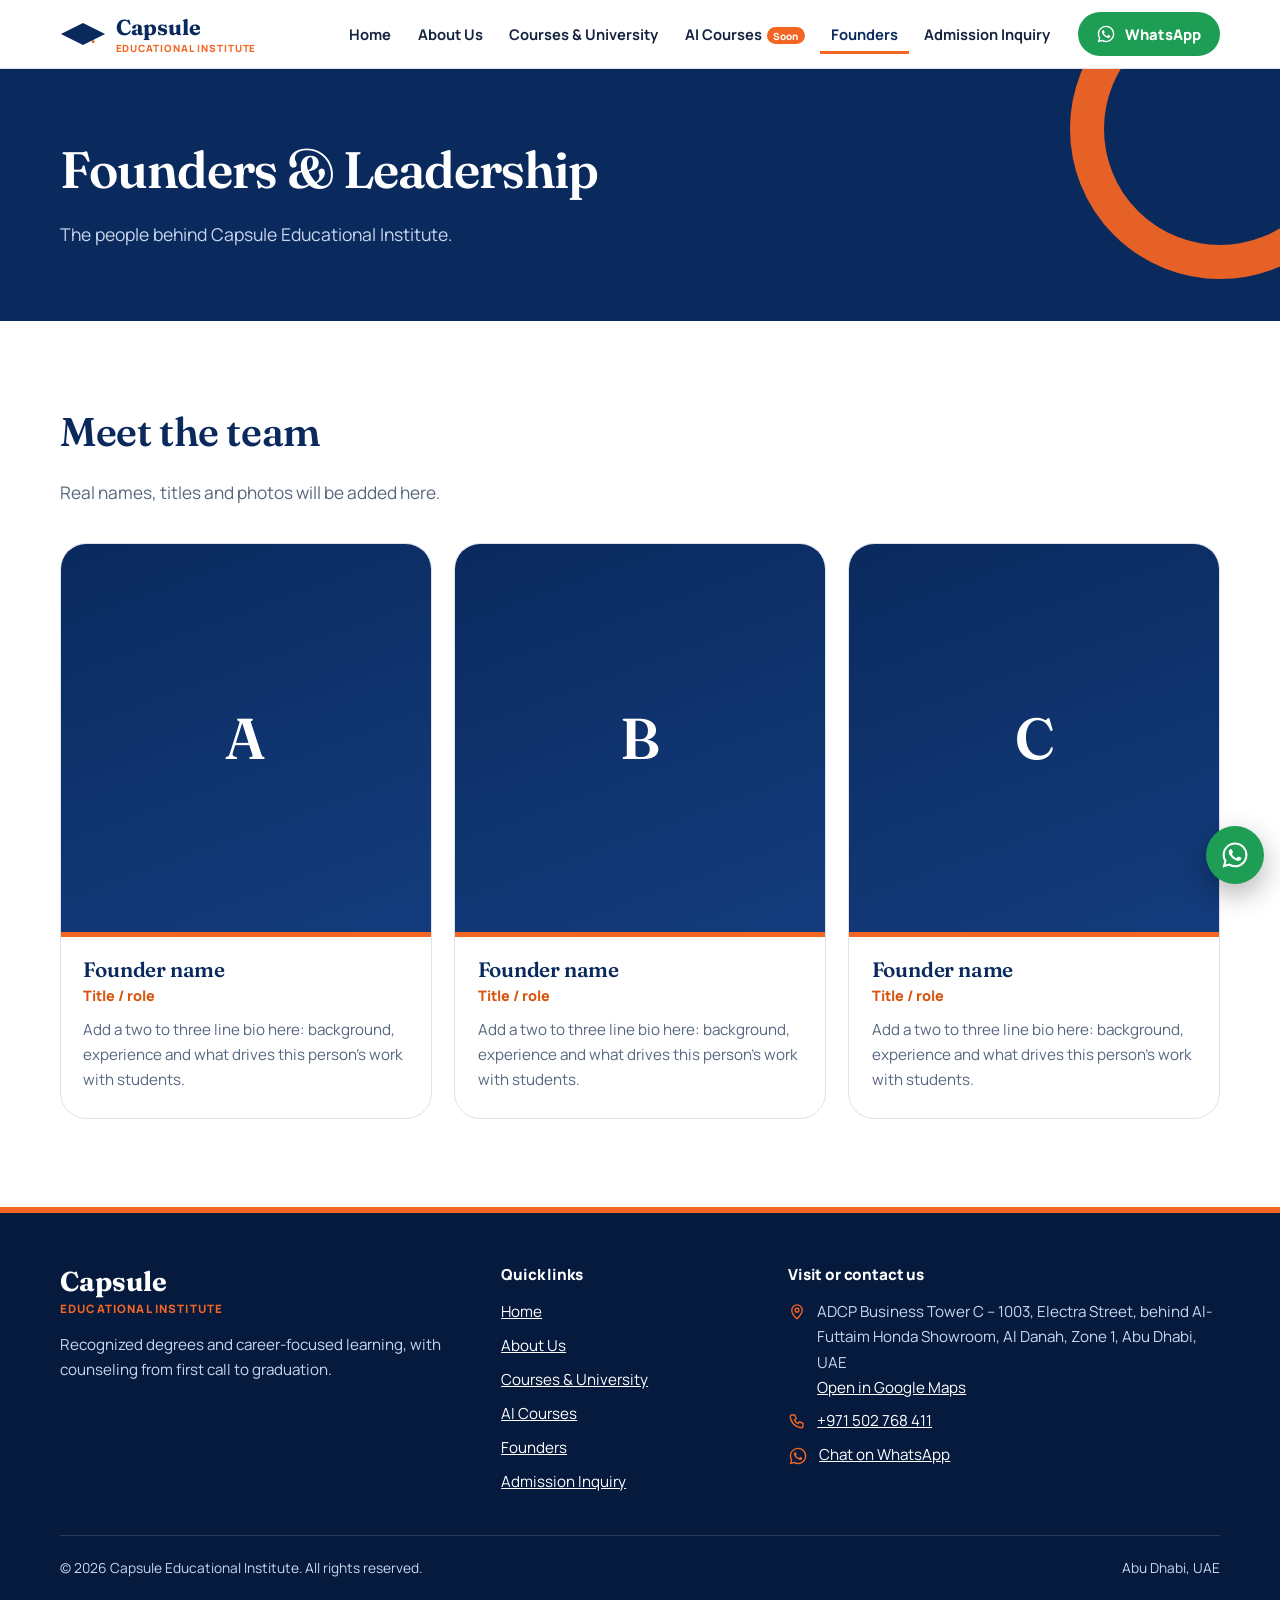
<file: founders.html>
<!DOCTYPE html>
<html lang="en">
<head>
<meta charset="utf-8">
<meta name="viewport" content="width=device-width, initial-scale=1">
<title>Founders & Leadership — Capsule Educational Institute</title>
<meta name="description" content="Meet the founders and leadership team of Capsule Educational Institute, Abu Dhabi.">
<meta name="theme-color" content="#0A2A5E">
<meta property="og:type" content="website">
<meta property="og:title" content="Founders & Leadership — Capsule Educational Institute">
<meta property="og:description" content="Meet the founders and leadership team of Capsule Educational Institute, Abu Dhabi.">
<meta property="og:site_name" content="Capsule Educational Institute">
<meta name="twitter:card" content="summary">
<link rel="icon" href="favicon.svg" type="image/svg+xml">
<link rel="preconnect" href="https://fonts.googleapis.com">
<link rel="preconnect" href="https://fonts.gstatic.com" crossorigin>
<link href="https://fonts.googleapis.com/css2?family=Fraunces:opsz,wght@9..144,500;9..144,600;9..144,700&family=Manrope:wght@500;600;700;800&display=swap" rel="stylesheet">
<link rel="stylesheet" href="style.css">
<script type="application/ld+json">
{
  "@context": "https://schema.org",
  "@type": "EducationalOrganization",
  "name": "Capsule Educational Institute",
  "description": "Education consultancy in Abu Dhabi helping students enroll in recognized university degree programs.",
  "telephone": "+971502768411",
  "address": {
    "@type": "PostalAddress",
    "streetAddress": "ADCP Business Tower C – 1003, Electra Street, behind Al-Futtaim Honda Showroom, Al Danah, Zone 1",
    "addressLocality": "Abu Dhabi",
    "addressCountry": "AE"
  },
  "hasMap": "https://maps.app.goo.gl/KMV5UAPXVrqcL8YZ7?g_st=ic"
}
</script>
</head>
<body>
<a class="skip" href="#main">Skip to content</a>
<div id="site-header"></div>
<main id="main">

<section class="page-head"><div class="container"><h1>Founders & Leadership</h1><p>The people behind Capsule Educational Institute.</p></div></section>
<section class="section">
  <div class="container">
    <div class="sec-head"><h2>Meet the team</h2><p>Real names, titles and photos will be added here.</p></div>
    <div class="people"><article class="person"><div class="photo" role="img" aria-label="Photo placeholder"><!-- <img src="founder-1.jpg" alt="Full Name, Title"> -->A</div>
<div class="info"><h3>Founder name</h3><div class="role">Title / role</div><p>Add a two to three line bio here: background, experience and what drives this person's work with students.</p></div></article><article class="person"><div class="photo" role="img" aria-label="Photo placeholder"><!-- <img src="founder-1.jpg" alt="Full Name, Title"> -->B</div>
<div class="info"><h3>Founder name</h3><div class="role">Title / role</div><p>Add a two to three line bio here: background, experience and what drives this person's work with students.</p></div></article><article class="person"><div class="photo" role="img" aria-label="Photo placeholder"><!-- <img src="founder-1.jpg" alt="Full Name, Title"> -->C</div>
<div class="info"><h3>Founder name</h3><div class="role">Title / role</div><p>Add a two to three line bio here: background, experience and what drives this person's work with students.</p></div></article></div>
  </div>
</section>

</main>
<div id="site-footer"></div>
<script src="config.js"></script>
<script src="data.js"></script>
<script src="main.js"></script>
</body>
</html>
</file>
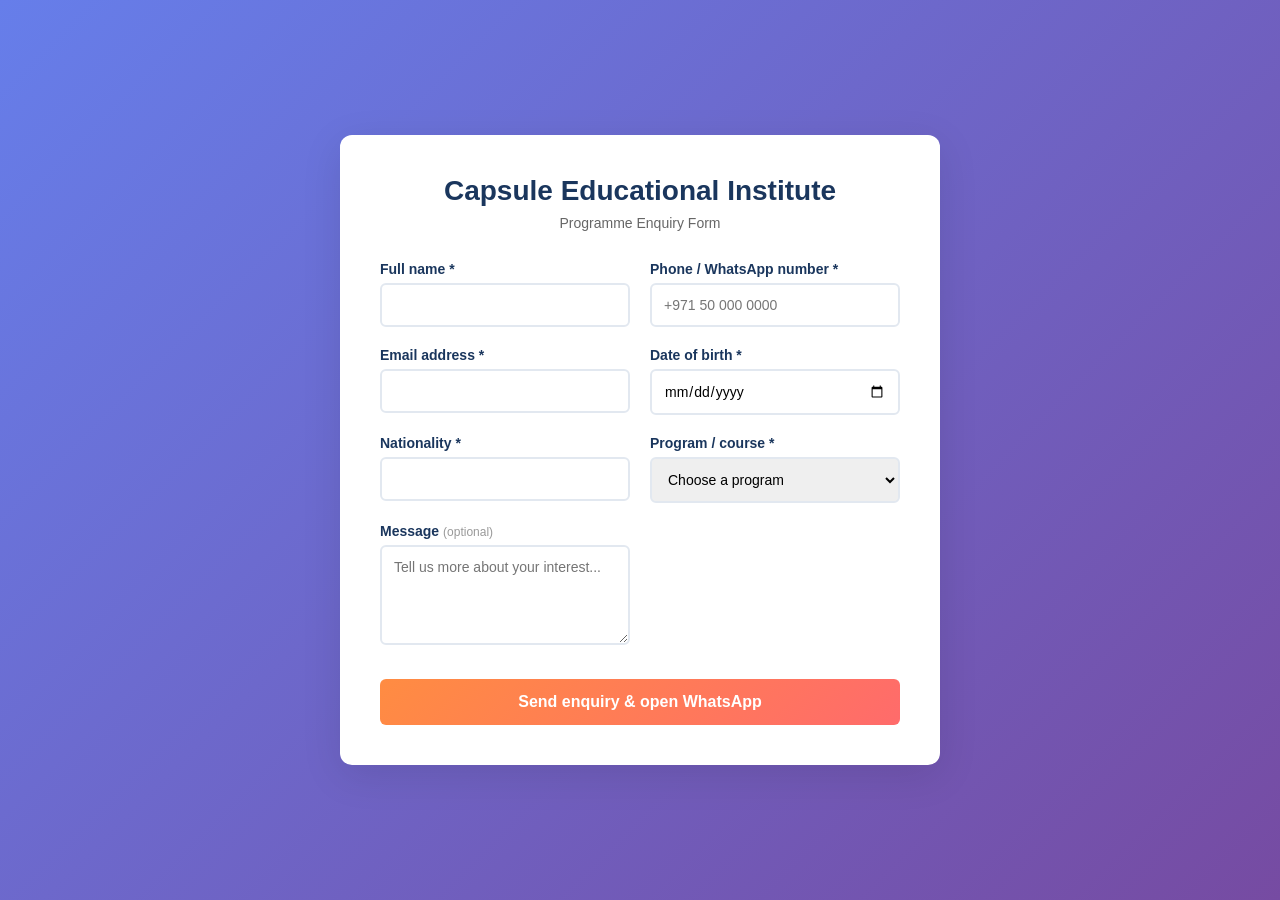
<file: lead-form-ready.html>
<!DOCTYPE html>
<html>
<head>
    <meta charset="utf-8">
    <meta name="viewport" content="width=device-width, initial-scale=1">
    <title>Capsule Educational Institute - Enquiry Form</title>
    <style>
        * {
            margin: 0;
            padding: 0;
            box-sizing: border-box;
        }
        
        body {
            font-family: -apple-system, BlinkMacSystemFont, 'Segoe UI', Roboto, Oxygen, Ubuntu, Cantarell, sans-serif;
            background: linear-gradient(135deg, #667eea 0%, #764ba2 100%);
            min-height: 100vh;
            display: flex;
            align-items: center;
            justify-content: center;
            padding: 20px;
        }
        
        .container {
            background: white;
            border-radius: 12px;
            box-shadow: 0 10px 40px rgba(0, 0, 0, 0.1);
            max-width: 600px;
            width: 100%;
            padding: 40px;
        }
        
        .header {
            margin-bottom: 30px;
            text-align: center;
        }
        
        .header h1 {
            color: #1a365d;
            font-size: 28px;
            margin-bottom: 8px;
        }
        
        .header p {
            color: #666;
            font-size: 14px;
        }
        
        .form-group {
            margin-bottom: 20px;
            display: grid;
            grid-template-columns: 1fr 1fr;
            gap: 20px;
        }
        
        .form-group.full {
            grid-column: 1 / -1;
        }
        
        label {
            display: block;
            margin-bottom: 6px;
            color: #1a365d;
            font-weight: 600;
            font-size: 14px;
        }
        
        input[type="text"],
        input[type="email"],
        input[type="tel"],
        input[type="date"],
        select,
        textarea {
            width: 100%;
            padding: 12px;
            border: 2px solid #e2e8f0;
            border-radius: 6px;
            font-size: 14px;
            font-family: inherit;
            transition: border-color 0.3s;
        }
        
        input[type="text"]:focus,
        input[type="email"]:focus,
        input[type="tel"]:focus,
        input[type="date"]:focus,
        select:focus,
        textarea:focus {
            outline: none;
            border-color: #667eea;
            box-shadow: 0 0 0 3px rgba(102, 126, 234, 0.1);
        }
        
        textarea {
            grid-column: 1 / -1;
            resize: vertical;
            min-height: 100px;
        }
        
        .optional {
            color: #999;
            font-size: 12px;
            font-weight: 400;
        }
        
        .error-message {
            color: #e53e3e;
            font-size: 12px;
            margin-top: 4px;
            display: none;
        }
        
        .submit-btn {
            width: 100%;
            padding: 14px;
            background: linear-gradient(135deg, #ff8c42 0%, #ff6b6b 100%);
            color: white;
            border: none;
            border-radius: 6px;
            font-size: 16px;
            font-weight: 600;
            cursor: pointer;
            transition: transform 0.2s, box-shadow 0.2s;
            margin-top: 10px;
        }
        
        .submit-btn:hover {
            transform: translateY(-2px);
            box-shadow: 0 5px 20px rgba(255, 107, 107, 0.3);
        }
        
        .submit-btn:disabled {
            opacity: 0.6;
            cursor: not-allowed;
            transform: none;
        }
        
        .success-message {
            background: #c6f6d5;
            color: #22543d;
            padding: 14px;
            border-radius: 6px;
            margin-bottom: 20px;
            display: none;
        }
        
        .error-alert {
            background: #fed7d7;
            color: #742a2a;
            padding: 14px;
            border-radius: 6px;
            margin-bottom: 20px;
            display: none;
        }
        
        @media (max-width: 600px) {
            .form-group {
                grid-template-columns: 1fr;
                gap: 15px;
            }
            
            .container {
                padding: 25px;
            }
            
            .header h1 {
                font-size: 22px;
            }
        }
    </style>
</head>
<body>
    <div class="container">
        <div class="header">
            <h1>Capsule Educational Institute</h1>
            <p>Programme Enquiry Form</p>
        </div>
        
        <div class="success-message" id="successMessage">
            ✓ Thank you! Your enquiry has been received. We'll contact you soon via WhatsApp.
        </div>
        
        <div class="error-alert" id="errorMessage">
            ✕ Something went wrong. Please try again.
        </div>
        
        <form id="enquiryForm">
            <div class="form-group">
                <div>
                    <label for="name">Full name *</label>
                    <input type="text" id="name" name="name" required>
                    <div class="error-message" id="nameError">Please enter your name</div>
                </div>
                <div>
                    <label for="number">Phone / WhatsApp number *</label>
                    <input type="tel" id="number" name="number" placeholder="+971 50 000 0000" required>
                    <div class="error-message" id="numberError">Please enter a valid phone number</div>
                </div>
            </div>
            
            <div class="form-group">
                <div>
                    <label for="email">Email address *</label>
                    <input type="email" id="email" name="email" required>
                    <div class="error-message" id="emailError">Please enter a valid email</div>
                </div>
                <div>
                    <label for="dob">Date of birth *</label>
                    <input type="date" id="dob" name="dob" required>
                    <div class="error-message" id="dobError">Please select your date of birth</div>
                </div>
            </div>
            
            <div class="form-group">
                <div>
                    <label for="nationality">Nationality *</label>
                    <input type="text" id="nationality" name="nationality" required>
                    <div class="error-message" id="nationalityError">Please enter your nationality</div>
                </div>
                <div>
                    <label for="course">Program / course *</label>
                    <select id="course" name="course" required>
                        <option value="">Choose a program</option>
                        <option value="IELTS">IELTS</option>
                        <option value="English Course">English Course</option>
                        <option value="Professional Skills">Professional Skills</option>
                        <option value="Other">Other</option>
                    </select>
                    <div class="error-message" id="courseError">Please select a program</div>
                </div>
            </div>
            
            <div class="form-group full">
                <div>
                    <label for="message">Message <span class="optional">(optional)</span></label>
                    <textarea id="message" name="message" placeholder="Tell us more about your interest..."></textarea>
                </div>
            </div>
            
            <button type="submit" class="submit-btn" id="submitBtn">Send enquiry & open WhatsApp</button>
        </form>
    </div>

    <script>
        const SCRIPT_URL = 'https://script.google.com/macros/s/AKfycbyWlEKjBDu1eeSm9oIXYyX0CDSkA0gsz7wz0ygxRUaTTEKWPpi1zUZbHiA0ceOIPiM/exec';

        const form = document.getElementById('enquiryForm');
        const submitBtn = document.getElementById('submitBtn');
        const successMessage = document.getElementById('successMessage');
        const errorMessage = document.getElementById('errorMessage');

        form.addEventListener('submit', async (e) => {
            e.preventDefault();
            
            // Reset messages
            successMessage.style.display = 'none';
            errorMessage.style.display = 'none';
            
            // Validate form
            if (!validateForm()) return;
            
            // Disable submit button
            submitBtn.disabled = true;
            submitBtn.textContent = 'Sending...';
            
            try {
                // Collect form data
                const formData = {
                    name: document.getElementById('name').value,
                    number: document.getElementById('number').value,
                    email: document.getElementById('email').value,
                    dob: document.getElementById('dob').value,
                    nationality: document.getElementById('nationality').value,
                    course: document.getElementById('course').value,
                    message: document.getElementById('message').value
                };
                
                // Send to Google Apps Script
                const response = await fetch(SCRIPT_URL, {
                    method: 'POST',
                    body: JSON.stringify(formData),
                    headers: {
                        'Content-Type': 'application/json'
                    }
                });
                
                const result = await response.json();
                
                if (result.status === 'success') {
                    // Show success message
                    successMessage.style.display = 'block';
                    
                    // Reset form
                    form.reset();
                    
                    // Open WhatsApp (if number is provided)
                    const whatsappNumber = formData.number.replace(/\D/g, '');
                    const whatsappUrl = `https://wa.me/${whatsappNumber}?text=Hi, I just submitted an enquiry for ${formData.course}`;
                    setTimeout(() => {
                        window.open(whatsappUrl, '_blank');
                    }, 1000);
                } else {
                    errorMessage.style.display = 'block';
                }
            } catch (error) {
                console.error('Error:', error);
                errorMessage.style.display = 'block';
            } finally {
                submitBtn.disabled = false;
                submitBtn.textContent = 'Send enquiry & open WhatsApp';
            }
        });

        function validateForm() {
            let isValid = true;
            
            // Check required fields
            const requiredFields = ['name', 'number', 'email', 'dob', 'nationality', 'course'];
            requiredFields.forEach(field => {
                const element = document.getElementById(field);
                if (!element.value.trim()) {
                    document.getElementById(field + 'Error').style.display = 'block';
                    isValid = false;
                } else {
                    document.getElementById(field + 'Error').style.display = 'none';
                }
            });
            
            // Validate email
            const email = document.getElementById('email').value;
            const emailRegex = /^[^\s@]+@[^\s@]+\.[^\s@]+$/;
            if (!emailRegex.test(email)) {
                document.getElementById('emailError').style.display = 'block';
                isValid = false;
            }
            
            // Validate phone number (basic)
            const number = document.getElementById('number').value;
            const numberRegex = /^[+]?[(]?[0-9]{3}[)]?[-\s.]?[0-9]{3}[-\s.]?[0-9]{4,6}$/;
            if (!numberRegex.test(number.replace(/\s/g, ''))) {
                document.getElementById('numberError').style.display = 'block';
                isValid = false;
            } else {
                document.getElementById('numberError').style.display = 'none';
            }
            
            return isValid;
        }

        // Clear error messages as user types
        ['name', 'number', 'email', 'dob', 'nationality', 'course'].forEach(field => {
            document.getElementById(field).addEventListener('input', () => {
                document.getElementById(field + 'Error').style.display = 'none';
            });
        });
    </script>
</body>
</html>
</file>
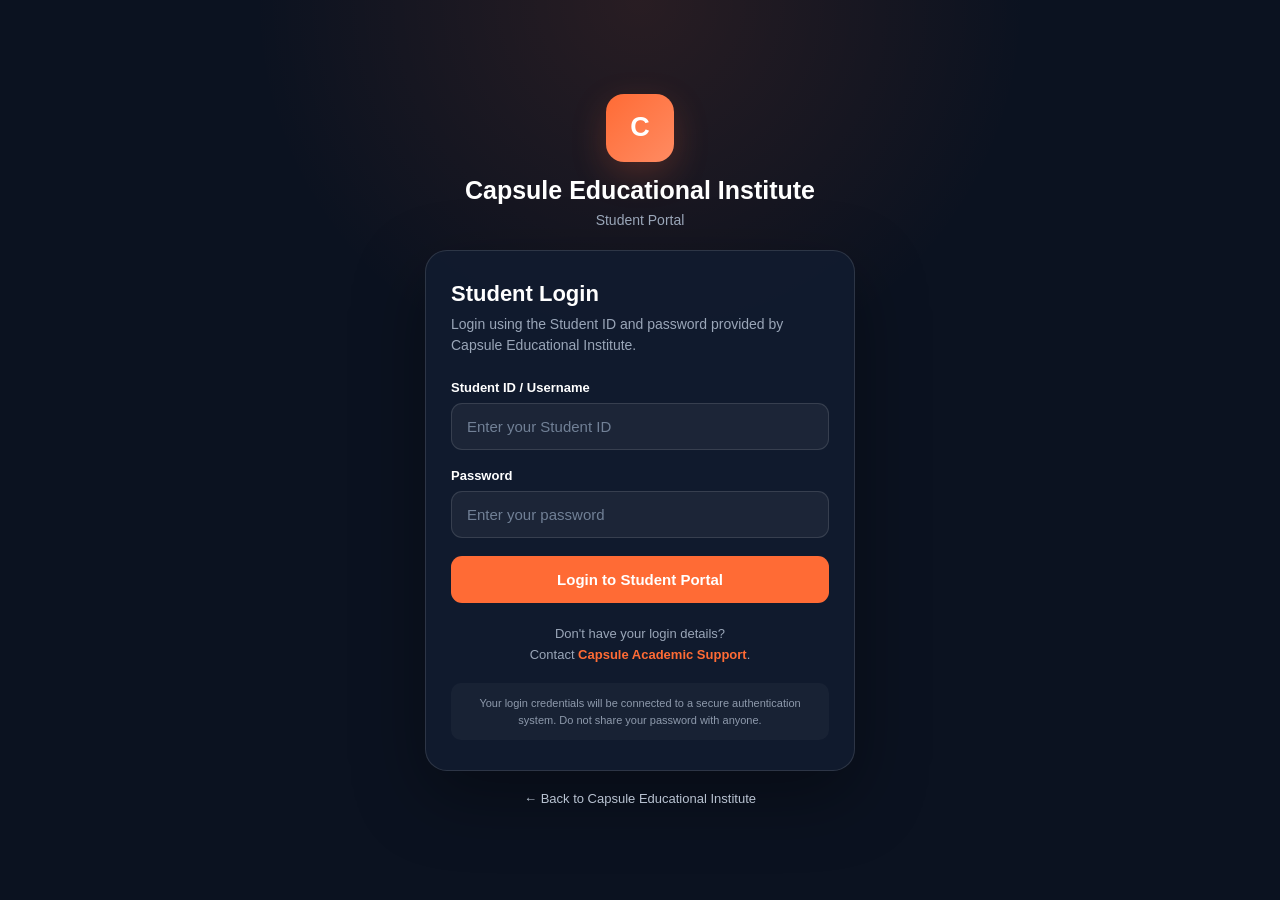
<file: student-login.html>
<!DOCTYPE html>
<html lang="en">
<head>
  <meta charset="UTF-8">
  <meta name="viewport" content="width=device-width, initial-scale=1.0">
  <meta name="description" content="Capsule Educational Institute Student Portal">
  <title>Student Login | Capsule Educational Institute</title>

  <style>
    :root {
      --navy: #0b1220;
      --navy-2: #111b2e;
      --orange: #ff6b35;
      --white: #ffffff;
      --muted: #9aa6b8;
      --border: rgba(255,255,255,.12);
    }

    * { box-sizing: border-box; }

    body {
      margin: 0;
      min-height: 100vh;
      font-family: Arial, Helvetica, sans-serif;
      background:
        radial-gradient(circle at top, rgba(255,107,53,.12), transparent 35%),
        var(--navy);
      color: var(--white);
      display: flex;
      align-items: center;
      justify-content: center;
      padding: 24px;
    }

    .container {
      width: 100%;
      max-width: 430px;
    }

    .brand {
      text-align: center;
      margin-bottom: 22px;
    }

    .brand-mark {
      width: 68px;
      height: 68px;
      margin: 0 auto 14px;
      border-radius: 18px;
      background: linear-gradient(135deg, var(--orange), #ff8b62);
      display: flex;
      align-items: center;
      justify-content: center;
      font-size: 27px;
      font-weight: 800;
      box-shadow: 0 12px 35px rgba(255,107,53,.22);
    }

    .brand h1 {
      margin: 0;
      font-size: 25px;
    }

    .brand p {
      margin: 7px 0 0;
      color: var(--muted);
      font-size: 14px;
    }

    .card {
      background: rgba(17,27,46,.94);
      border: 1px solid var(--border);
      border-radius: 22px;
      padding: 30px 25px;
      box-shadow: 0 25px 70px rgba(0,0,0,.35);
    }

    .card h2 {
      margin: 0 0 7px;
      font-size: 22px;
    }

    .subtitle {
      color: var(--muted);
      font-size: 14px;
      margin: 0 0 24px;
      line-height: 1.5;
    }

    label {
      display: block;
      margin: 0 0 8px;
      font-size: 13px;
      font-weight: 700;
    }

    .field {
      margin-bottom: 18px;
    }

    input {
      width: 100%;
      padding: 14px 15px;
      border-radius: 11px;
      border: 1px solid var(--border);
      background: rgba(255,255,255,.05);
      color: white;
      outline: none;
      font-size: 15px;
    }

    input:focus {
      border-color: var(--orange);
      box-shadow: 0 0 0 3px rgba(255,107,53,.12);
    }

    input::placeholder {
      color: #718096;
    }

    .login-btn {
      width: 100%;
      border: 0;
      border-radius: 11px;
      padding: 15px;
      background: var(--orange);
      color: white;
      font-size: 15px;
      font-weight: 800;
      cursor: pointer;
      transition: .2s;
    }

    .login-btn:hover {
      transform: translateY(-1px);
      filter: brightness(1.06);
    }

    .message {
      display: none;
      margin-top: 15px;
      padding: 12px;
      border-radius: 10px;
      font-size: 13px;
      line-height: 1.4;
    }

    .message.error {
      display: block;
      background: rgba(220,38,38,.12);
      border: 1px solid rgba(220,38,38,.3);
      color: #ffb4b4;
    }

    .help {
      text-align: center;
      margin-top: 21px;
      color: var(--muted);
      font-size: 13px;
      line-height: 1.6;
    }

    .help a {
      color: var(--orange);
      text-decoration: none;
      font-weight: 700;
    }

    .back {
      display: block;
      text-align: center;
      margin-top: 20px;
      color: #b8c2d1;
      text-decoration: none;
      font-size: 13px;
    }

    .back:hover {
      color: white;
    }

    .security-note {
      margin-top: 18px;
      padding: 12px 13px;
      border-radius: 10px;
      background: rgba(255,255,255,.035);
      color: #8e9aac;
      font-size: 11px;
      line-height: 1.5;
      text-align: center;
    }

    @media (max-width: 480px) {
      body { padding: 16px; }
      .card { padding: 25px 20px; }
    }
  </style>
</head>

<body>
  <main class="container">

    <div class="brand">
      <div class="brand-mark">C</div>
      <h1>Capsule Educational Institute</h1>
      <p>Student Portal</p>
    </div>

    <section class="card">
      <h2>Student Login</h2>
      <p class="subtitle">
        Login using the Student ID and password provided by Capsule Educational Institute.
      </p>

      <form id="loginForm" autocomplete="on">
        <div class="field">
          <label for="studentId">Student ID / Username</label>
          <input
            id="studentId"
            name="studentId"
            type="text"
            placeholder="Enter your Student ID"
            autocomplete="username"
            required
          >
        </div>

        <div class="field">
          <label for="password">Password</label>
          <input
            id="password"
            name="password"
            type="password"
            placeholder="Enter your password"
            autocomplete="current-password"
            required
          >
        </div>

        <button class="login-btn" type="submit">Login to Student Portal</button>

        <div id="message" class="message"></div>
      </form>

      <div class="help">
        Don't have your login details?<br>
        Contact <a href="https://wa.me/971542474416" target="_blank" rel="noopener">Capsule Academic Support</a>.
      </div>

      <div class="security-note">
        Your login credentials will be connected to a secure authentication system.
        Do not share your password with anyone.
      </div>
    </section>

    <a class="back" href="index.html">← Back to Capsule Educational Institute</a>

  </main>

  <script>
    /*
      SECURITY NOTE:
      Do NOT put real student usernames or passwords in this file.
      This page is the login interface only.

      The authentication will be connected to a secure backend/database
      in the next step.
    */

    document.getElementById("loginForm").addEventListener("submit", function (event) {
      event.preventDefault();

      const message = document.getElementById("message");
      message.className = "message error";
      message.textContent =
        "Student authentication is being connected. Please use the secure login system once it is activated.";
    });
  </script>
</body>
</html>
</file>
<file: style.css>
/* Capsule Educational Institute — styles
   Navy + orange, matched to the logo and prospectus. */
:root{
  --navy:#0A2A5E; --navy-900:#061a3d; --navy-700:#143c7d;
  --orange:#F26522; --orange-600:#D9540F; --orange-50:#FFF1EA;
  --ink:#15233f; --muted:#57667f; --paper:#F4F7FC; --line:#DBE2EE; --white:#fff;
  --wa:#1E9E55; --wa-600:#177f44;
  --font-display:'Fraunces',Georgia,'Times New Roman',serif;
  --font-body:'Manrope',system-ui,-apple-system,'Segoe UI',Roboto,Arial,sans-serif;
  --maxw:1160px; --r:14px; --r-lg:26px;
}
*,*::before,*::after{box-sizing:border-box}
[hidden]{display:none!important}
html{scroll-behavior:smooth;-webkit-text-size-adjust:100%}
body{margin:0;font-family:var(--font-body);font-size:1rem;line-height:1.65;color:var(--ink);background:var(--white);-webkit-font-smoothing:antialiased}
img,svg{max-width:100%}
a{color:var(--navy)}
:focus-visible{outline:3px solid var(--orange);outline-offset:3px;border-radius:4px}
.container{width:min(100% - 2.5rem,var(--maxw));margin-inline:auto}
.skip{position:absolute;left:-999px;top:0;background:var(--navy);color:#fff;padding:.6rem 1rem;z-index:100}
.skip:focus{left:0}
.muted{color:var(--muted)}

h1,h2,h3,h4{font-family:var(--font-display);font-weight:600;line-height:1.15;color:var(--navy);margin:0 0 .6em;letter-spacing:-.01em}
h1{font-size:clamp(2.2rem,6.2vw,3.9rem);letter-spacing:-.02em}
h2{font-size:clamp(1.7rem,4vw,2.5rem)}
h3{font-size:1.3rem}
h4{font-family:var(--font-body);font-size:.95rem;font-weight:800;margin-bottom:.35em}
p{margin:0 0 1em;max-width:68ch}
.lead{font-size:1.15rem;color:var(--muted)}

/* Buttons */
.btn{display:inline-flex;align-items:center;justify-content:center;gap:.55rem;padding:.85rem 1.4rem;border-radius:999px;border:2px solid transparent;font:800 1rem/1 var(--font-body);text-decoration:none;cursor:pointer;transition:background .2s,color .2s,border-color .2s,transform .2s}
.btn:active{transform:translateY(1px)}
.btn-sm{padding:.65rem 1.05rem;font-size:.92rem}
.btn-orange{background:var(--orange);color:#fff}
.btn-orange:hover{background:var(--orange-600)}
.btn-navy{background:var(--navy);color:#fff}
.btn-navy:hover{background:var(--navy-700)}
.btn-wa{background:var(--wa);color:#fff}
.btn-wa:hover{background:var(--wa-600)}
.btn-ghost{border-color:currentColor;color:#fff;background:transparent}
.btn-ghost:hover{background:#fff;color:var(--navy)}
.btn-line{border-color:var(--navy);color:var(--navy);background:transparent}
.btn-line:hover{background:var(--navy);color:#fff}
.btn svg{flex:none;width:20px;height:20px}
.btn[disabled]{opacity:.6;cursor:wait}
.btn.is-off,a.is-off{opacity:.5;pointer-events:none}

/* Header */
.site-header{position:sticky;top:0;z-index:50;background:rgba(255,255,255,.96);backdrop-filter:blur(8px);border-bottom:1px solid var(--line)}
.bar{display:flex;align-items:center;gap:1rem;min-height:68px}
.brand{display:flex;align-items:center;gap:.6rem;text-decoration:none;margin-right:auto}
.logo-mark{width:46px;height:auto}
.brand-text{display:flex;flex-direction:column;line-height:1.05}
.brand-text strong{font:700 1.35rem var(--font-display);color:var(--navy)}
.brand-text em{font:800 .62rem var(--font-body);letter-spacing:.09em;color:var(--orange);font-style:normal;text-transform:uppercase}
.nav{display:flex;gap:.25rem}
.nav a{padding:.5rem .7rem;text-decoration:none;font-weight:700;font-size:.92rem;color:var(--ink);border-radius:8px;white-space:nowrap}
.nav a:hover{color:var(--orange)}
.nav a[aria-current="page"]{color:var(--navy);box-shadow:inset 0 -3px 0 var(--orange);border-radius:0}
.tag-soon{font-size:.62rem;font-weight:800;background:var(--orange);color:#fff;padding:.1rem .4rem;border-radius:99px;vertical-align:middle;margin-left:.15rem}
.menu-btn{display:none;background:none;border:0;padding:.6rem;cursor:pointer}
.menu-btn span{display:block;width:24px;height:2.5px;background:var(--navy);margin:5px 0;border-radius:2px;transition:transform .2s,opacity .2s}
.menu-btn[aria-expanded="true"] span:nth-child(1){transform:translateY(7.5px) rotate(45deg)}
.menu-btn[aria-expanded="true"] span:nth-child(2){opacity:0}
.menu-btn[aria-expanded="true"] span:nth-child(3){transform:translateY(-7.5px) rotate(-45deg)}
@media (max-width:1020px){
  .menu-btn{display:block}
  .head-wa span{display:none}.head-wa{padding:.65rem}
  .nav{position:absolute;left:0;right:0;top:100%;flex-direction:column;background:#fff;border-bottom:1px solid var(--line);padding:.5rem 1.25rem 1rem;display:none;box-shadow:0 18px 30px rgba(6,26,61,.12)}
  .nav.open{display:flex}
  .nav a{padding:.85rem .25rem;border-bottom:1px solid var(--line);border-radius:0;font-size:1rem}
  .nav a[aria-current="page"]{box-shadow:none;color:var(--orange)}
}

/* Hero */
.hero{position:relative;background:var(--navy);color:#fff;overflow:hidden;isolation:isolate}
.hero::before{content:"";position:absolute;inset:0;background:radial-gradient(900px 500px at 85% 10%,rgba(46,76,138,.9),transparent 60%);z-index:-2}
.hero-curve{position:absolute;right:-8%;bottom:-2px;width:min(78%,880px);height:auto;z-index:-1;pointer-events:none}
.hero-grid{display:grid;grid-template-columns:1.15fr .85fr;gap:3rem;align-items:center;padding-block:clamp(3rem,8vw,6rem)}
.hero h1{color:#fff;max-width:14ch}
.hero .lead{color:#c9d6ee;max-width:52ch}
.hero-cta{display:flex;flex-wrap:wrap;gap:.8rem;margin-top:1.8rem}
.seal{background:#fff;border-radius:var(--r-lg);padding:1.4rem 1rem 1.1rem;display:flex;justify-content:center;box-shadow:0 30px 60px rgba(0,0,0,.28);border-bottom:6px solid var(--orange);max-width:380px;justify-self:center;width:100%}
@media (max-width:860px){.hero-grid{grid-template-columns:1fr}.hero h1{max-width:none}.seal{max-width:300px;justify-self:start}}

/* Trust strip */
.trust{background:var(--paper);border-bottom:1px solid var(--line)}
.trust ul{list-style:none;margin:0;padding:0;display:grid;grid-template-columns:repeat(4,1fr)}
.trust li{padding:1.5rem 1.25rem;border-left:1px solid var(--line)}
.trust li:first-child{border-left:0;padding-left:0}
.trust strong{display:block;font:600 1.15rem var(--font-display);color:var(--navy);line-height:1.25}
.trust span{font-size:.92rem;color:var(--muted)}
@media (max-width:860px){.trust ul{grid-template-columns:1fr 1fr}.trust li:nth-child(3){border-left:0;padding-left:0}.trust li{border-top:1px solid var(--line)}.trust li:nth-child(-n+2){border-top:0}}

/* Sections */
.section{padding-block:clamp(3rem,7vw,5.5rem)}
.section.alt{background:var(--paper)}
.sec-head{max-width:720px;margin-bottom:2.2rem}
.sec-head p{color:var(--muted);font-size:1.08rem}

/* Category tiles */
.tiles{display:grid;grid-template-columns:repeat(12,1fr);gap:1.1rem}
.tile{position:relative;display:flex;flex-direction:column;justify-content:space-between;min-height:250px;padding:1.7rem;border-radius:var(--r-lg);text-decoration:none;overflow:hidden;transition:transform .25s}
.tile:hover{transform:translateY(-4px)}
.tile h3{margin:0 0 .4rem;font-size:1.6rem}
.tile p{margin:0;font-size:.98rem;max-width:34ch}
.tile .go{font-weight:800;margin-top:1.4rem;display:inline-flex;gap:.4rem;align-items:center}
.tile-ug{grid-column:span 7;background:var(--navy);color:#fff}
.tile-ug h3{color:#fff}.tile-ug p{color:#c9d6ee}.tile-ug .go{color:var(--orange)}
.tile-ug::after{content:"";position:absolute;right:-60px;bottom:-60px;width:220px;height:220px;border-radius:50%;border:26px solid var(--orange);opacity:.9}
.tile-pg{grid-column:span 5;background:var(--orange);color:#fff}
.tile-pg h3{color:#fff}.tile-pg p{color:#fff}.tile-pg .go{color:var(--navy)}
.tile-sc{grid-column:span 5;background:var(--paper);border:1px solid var(--line)}
.tile-ai{grid-column:span 7;border:2px dashed var(--navy);background:#fff}
.badge{align-self:flex-start;background:var(--orange);color:#fff;font-size:.72rem;font-weight:800;padding:.25rem .65rem;border-radius:99px;margin-bottom:.8rem}
@media (max-width:860px){.tile-ug,.tile-pg,.tile-sc,.tile-ai{grid-column:span 12;min-height:0}}

/* Partner band */
.partner{background:var(--navy-900);color:#fff}
.partner h2{color:#fff}
.partner p{color:#c9d6ee}
.partner-grid{display:grid;grid-template-columns:1fr 1fr;gap:3rem;align-items:center}
.uni-mark{border:1px solid rgba(255,255,255,.2);border-radius:var(--r-lg);padding:2rem;background:rgba(255,255,255,.04)}
.uni-mark h3{color:#fff;font-size:1.7rem;margin-bottom:.2rem}
.uni-mark small{color:var(--orange);font-weight:800}
.chips{list-style:none;margin:0;padding:0;display:flex;flex-wrap:wrap;gap:.5rem}
.chips li,.chip{display:inline-block;background:rgba(255,255,255,.1);border:1px solid rgba(255,255,255,.22);color:#fff;font-size:.82rem;font-weight:700;padding:.35rem .8rem;border-radius:99px}
.light .chips li,.course .chips li,.chip{background:var(--orange-50);border-color:#f7cdb8;color:var(--orange-600)}
.uni-mark .chips{margin-top:1.2rem}
@media (max-width:860px){.partner-grid{grid-template-columns:1fr}}

/* Awards marquee */
.marquee{overflow:hidden;border-block:1px solid var(--line);background:#fff;padding-block:1.1rem;mask-image:linear-gradient(90deg,transparent,#000 8%,#000 92%,transparent)}
.marquee-track{display:flex;gap:1rem;width:max-content;animation:scroll 40s linear infinite}
.marquee:hover .marquee-track{animation-play-state:paused}
.award{white-space:nowrap;font-weight:800;font-size:.9rem;color:var(--navy);border:1.5px solid var(--navy);border-radius:99px;padding:.55rem 1.1rem}
.award b{color:var(--orange)}
@keyframes scroll{to{transform:translateX(-50%)}}

/* Payments */
.pay{display:grid;grid-template-columns:1.1fr 1fr;gap:1.5rem 3rem;align-items:center;background:var(--orange-50);border:1px solid #f7cdb8;border-radius:var(--r-lg);padding:clamp(1.5rem,4vw,2.6rem)}
.pay h2{font-size:clamp(1.5rem,3.4vw,2.1rem)}
.pay-copy p{margin:0;color:var(--ink)}
.pay-list{list-style:none;margin:0;padding:0;display:grid;grid-template-columns:repeat(3,1fr);gap:.7rem}
.pay-list li{background:#fff;border-radius:var(--r);padding:1rem;border:1px solid #f7cdb8;text-align:center}
.pay-list strong{display:block;font:700 1.25rem var(--font-display);color:var(--navy)}
.pay-list span{font-size:.8rem;color:var(--muted);line-height:1.3;display:block}
.pay-note{grid-column:1/-1;font-size:.82rem;color:var(--muted);margin:0}
@media (max-width:860px){.pay{grid-template-columns:1fr}.pay-list{grid-template-columns:1fr}.pay-list li{display:flex;justify-content:space-between;align-items:center;text-align:left;gap:1rem}}

/* Social proof */
.social-row{display:grid;grid-template-columns:1fr 1fr;gap:1.1rem}
.social-card{display:flex;align-items:center;gap:1.1rem;padding:1.4rem 1.5rem;border:1px solid var(--line);border-radius:var(--r-lg);text-decoration:none;color:var(--ink);background:#fff;transition:border-color .2s}
.social-card:hover{border-color:var(--orange)}
.social-card .ico{flex:none;width:52px;height:52px;border-radius:50%;background:var(--navy);color:#fff;display:grid;place-items:center}
.social-card.wa .ico{background:var(--wa)}
.social-card strong{display:block;font-size:1.05rem}
.social-card span{color:var(--muted);font-size:.92rem}
.social-card .count{margin-left:auto;font:700 1.6rem var(--font-display);color:var(--navy)}
@media (max-width:700px){.social-row{grid-template-columns:1fr}}

/* Forms */
.form-wrap{display:grid;grid-template-columns:.9fr 1.1fr;gap:3rem;align-items:start}
.form-card{background:#fff;border:1px solid var(--line);border-radius:var(--r-lg);padding:clamp(1.3rem,4vw,2.2rem);box-shadow:0 20px 50px rgba(10,42,94,.08)}
.form-grid{display:grid;grid-template-columns:1fr 1fr;gap:1rem}
.field{display:flex;flex-direction:column;gap:.35rem}
.field.full{grid-column:1/-1}
label{font-weight:800;font-size:.9rem;color:var(--navy)}
label small{font-weight:600;color:var(--muted)}
input,select,textarea{font:inherit;color:var(--ink);padding:.8rem .9rem;border:1.5px solid var(--line);border-radius:10px;background:#fff;width:100%;min-height:48px}
textarea{min-height:100px;resize:vertical}
input:focus,select:focus,textarea:focus{outline:none;border-color:var(--orange);box-shadow:0 0 0 3px rgba(242,101,34,.2)}
.hp{position:absolute;left:-9999px;width:1px;height:1px;overflow:hidden}
.form-actions{display:flex;flex-wrap:wrap;gap:.8rem;align-items:center;margin-top:1.3rem}
.form-status{min-height:1.4em;margin:.9rem 0 0;font-weight:700;font-size:.95rem}
.form-status.ok{color:var(--wa-600)}.form-status.err{color:#c0311a}
.form-fine{font-size:.82rem;color:var(--muted);margin:.8rem 0 0}
@media (max-width:900px){.form-wrap{grid-template-columns:1fr;gap:2rem}.form-grid{grid-template-columns:1fr}}

/* Page header */
.page-head{position:relative;background:var(--navy);color:#fff;padding-block:clamp(2.6rem,7vw,4.5rem);overflow:hidden}
.page-head h1{color:#fff;font-size:clamp(2rem,5vw,3.2rem);margin-bottom:.4em}
.page-head p{color:#c9d6ee;font-size:1.1rem;margin:0}
.page-head::after{content:"";position:absolute;right:-90px;top:-90px;width:300px;height:300px;border-radius:50%;border:34px solid var(--orange);opacity:.95}
@media (max-width:700px){.page-head::after{width:200px;height:200px;right:-90px;top:-100px;border-width:24px}}

/* About */
.split{display:grid;grid-template-columns:1fr 1fr;gap:3rem}
@media (max-width:860px){.split{grid-template-columns:1fr;gap:1.6rem}}
.vm{border-left:4px solid var(--orange);padding-left:1.4rem}
.vm h3{margin-bottom:.3rem}
.steps{list-style:none;padding:0;margin:0;counter-reset:s;display:grid;grid-template-columns:repeat(5,1fr);gap:1rem}
.steps li{counter-increment:s;position:relative;padding-top:3.1rem}
.steps li::before{content:counter(s);position:absolute;top:0;left:0;width:2.4rem;height:2.4rem;border-radius:50%;background:var(--navy);color:#fff;display:grid;place-items:center;font-weight:800}
.steps li::after{content:"";position:absolute;top:1.2rem;left:2.9rem;right:-.5rem;height:2px;background:var(--line)}
.steps li:last-child::after{display:none}
.steps strong{display:block;color:var(--navy);margin-bottom:.2rem}
.steps span{font-size:.92rem;color:var(--muted);line-height:1.5;display:block}
@media (max-width:860px){.steps{grid-template-columns:1fr}.steps li{padding:0 0 0 3.4rem;min-height:2.6rem}.steps li::after{top:2.6rem;left:1.2rem;width:2px;height:calc(100% - 1.6rem);right:auto}}
.recog{display:flex;flex-wrap:wrap;gap:.6rem;margin-top:1.4rem}
.recog span{background:#fff;border:1.5px solid var(--navy);color:var(--navy);font-weight:800;font-size:.88rem;padding:.5rem .95rem;border-radius:10px}
.quote{background:var(--navy);color:#fff;border-radius:var(--r-lg);padding:clamp(1.6rem,4vw,2.8rem);position:relative;overflow:hidden}
.quote p{font:500 clamp(1.15rem,2.4vw,1.5rem)/1.5 var(--font-display);color:#fff;max-width:none;margin-bottom:1.2rem}
.quote cite{font-style:normal;color:#c9d6ee}.quote cite strong{color:var(--orange);display:block}

/* Courses */
.tabs{display:flex;gap:.5rem;flex-wrap:wrap;margin-bottom:1.6rem;position:sticky;top:68px;background:#fff;padding-block:.7rem;z-index:5}
.tabs a{padding:.6rem 1.2rem;border-radius:99px;border:1.5px solid var(--navy);font-weight:800;text-decoration:none;font-size:.92rem}
.tabs a:hover{background:var(--navy);color:#fff}
.course{border:1px solid var(--line);border-radius:var(--r);margin-bottom:.8rem;background:#fff;scroll-margin-top:150px}
.course[open]{border-color:var(--orange);box-shadow:0 12px 30px rgba(10,42,94,.08)}
.course summary{list-style:none;display:flex;align-items:center;gap:1rem;padding:1.1rem 1.3rem;cursor:pointer}
.course summary::-webkit-details-marker{display:none}
.course summary::after{content:"+";margin-left:.4rem;font:700 1.6rem/1 var(--font-body);color:var(--orange);transition:transform .2s}
.course[open] summary::after{transform:rotate(45deg)}
.course-code{flex:none;min-width:4.2rem;text-align:center;background:var(--navy);color:#fff;font-weight:800;padding:.4rem .6rem;border-radius:8px;font-size:.92rem}
.course-name{font-weight:800;color:var(--navy);flex:1}
.course-dur{color:var(--muted);font-size:.88rem;font-weight:700}
.course-body{display:grid;grid-template-columns:1.1fr .9fr;gap:2rem;padding:0 1.3rem 1.5rem;border-top:1px solid var(--line);padding-top:1.3rem}
.spec{margin-bottom:1.1rem}.spec p{margin:0;color:var(--muted)}
.course-info .btn{margin-top:.4rem}
table.fees{width:100%;border-collapse:collapse;font-size:.95rem;align-self:start}
.fees caption{text-align:left;font-weight:800;color:var(--navy);padding-bottom:.5rem}
.fees th,.fees td{padding:.65rem .8rem;border-bottom:1px solid var(--line);text-align:left}
.fees th{font-weight:600;color:var(--muted)}
.fees td{font-weight:800;text-align:right}
.fees .total th,.fees .total td{background:var(--paper);color:var(--navy);font-weight:800}
@media (max-width:760px){.course summary{flex-wrap:wrap;gap:.6rem}.course-name{flex-basis:calc(100% - 6rem)}.course-body{grid-template-columns:1fr;gap:1.2rem}}
.short-grid{display:grid;grid-template-columns:repeat(3,1fr);gap:1.1rem}
.short-card{border:1px solid var(--line);border-radius:var(--r-lg);padding:1.5rem;display:flex;flex-direction:column;gap:.4rem;background:#fff}
.short-card.is-placeholder{border-style:dashed}
.short-card h3{margin:.6rem 0 0;font-size:1.2rem}
.short-card p{color:var(--muted);font-size:.95rem;margin:0}
.short-foot{margin-top:auto;padding-top:1rem;display:flex;flex-direction:column;gap:.7rem;align-items:flex-start}
.price{font-weight:800;color:var(--navy)}
@media (max-width:900px){.short-grid{grid-template-columns:1fr}}

/* AI page */
.soon{min-height:70vh;display:grid;place-items:center;text-align:center;background:var(--navy);color:#fff;position:relative;overflow:hidden;padding-block:4rem}
.soon h1{color:#fff;margin-inline:auto;max-width:16ch}
.soon p{color:#c9d6ee;margin-inline:auto;font-size:1.15rem}
.soon-ring{position:absolute;border-radius:50%;border:30px solid var(--orange);opacity:.9;pointer-events:none}
.soon-ring.a{width:340px;height:340px;left:-150px;bottom:-140px}
.soon-ring.b{width:180px;height:180px;right:-60px;top:40px;border-color:rgba(255,255,255,.25);border-width:18px}
.soon .form-card{text-align:left;max-width:560px;margin:2rem auto 0;color:var(--ink)}
.soon .form-card p{color:var(--muted)}
.soon-badge{display:inline-block;background:var(--orange);color:#fff;font-weight:800;font-size:.85rem;padding:.35rem 1rem;border-radius:99px;margin-bottom:1.2rem}
.soon .inner{position:relative;z-index:1}

/* Founders */
.people{display:grid;grid-template-columns:repeat(3,1fr);gap:1.4rem}
.person{border:1px solid var(--line);border-radius:var(--r-lg);overflow:hidden;background:#fff}
.person .photo{aspect-ratio:4/4.2;background:linear-gradient(160deg,var(--navy) 0,var(--navy-700) 100%);display:grid;place-items:center;color:#fff;font:600 3.6rem var(--font-display);position:relative}
.person .photo img{position:absolute;inset:0;width:100%;height:100%;object-fit:cover}
.person .info{padding:1.3rem 1.4rem 1.6rem;border-top:5px solid var(--orange)}
.person h3{margin-bottom:.1rem}
.person .role{color:var(--orange-600);font-weight:800;font-size:.9rem;margin-bottom:.6rem}
.person p{color:var(--muted);font-size:.95rem;margin:0}
@media (max-width:900px){.people{grid-template-columns:1fr}.person{display:grid;grid-template-columns:130px 1fr}.person .photo{aspect-ratio:auto;font-size:2.4rem}.person .info{border-top:0;border-left:5px solid var(--orange)}}

/* Admission info */
.info-list{list-style:none;padding:0;margin:1.4rem 0 0;display:grid;gap:1.1rem}
.info-list li{display:flex;gap:.9rem;align-items:flex-start}
.info-list .ico{flex:none;width:40px;height:40px;border-radius:50%;background:var(--orange-50);color:var(--orange-600);display:grid;place-items:center}
.info-list strong{display:block;color:var(--navy)}
.big-wa{display:flex;align-items:center;gap:1rem;background:var(--wa);color:#fff;text-decoration:none;border-radius:var(--r-lg);padding:1.3rem 1.5rem;margin-top:1.6rem;transition:background .2s}
.big-wa:hover{background:var(--wa-600)}
.big-wa svg{width:40px;height:40px;flex:none}
.big-wa strong{display:block;font-size:1.15rem}
.big-wa span{font-size:.92rem;opacity:.95}

/* Footer */
.site-footer{background:var(--navy-900);color:#c9d6ee;padding-top:3.2rem;border-top:6px solid var(--orange)}
.foot-grid{display:grid;grid-template-columns:1.3fr .8fr 1.4fr;gap:2.5rem}
.foot-brand{font:700 1.7rem var(--font-display);color:#fff}
.foot-brand span{display:block;font:800 .72rem var(--font-body);letter-spacing:.1em;color:var(--orange);text-transform:uppercase;margin-top:.2rem}
.foot-tag{margin-top:1rem;font-size:.95rem}
.site-footer h3{font:800 .95rem var(--font-body);color:#fff;margin-bottom:.9rem}
.site-footer a{color:#fff}
.site-footer a:hover{color:var(--orange)}
.foot-list{list-style:none;margin:0;padding:0;display:grid;gap:.55rem;font-size:.95rem}
.foot-list.contact li{display:flex;gap:.7rem;align-items:flex-start}
.foot-list.contact svg{flex:none;margin-top:.2rem;color:var(--orange)}
.socials{display:flex;gap:.6rem;margin-top:1.1rem}
.social{width:42px;height:42px;border-radius:50%;background:rgba(255,255,255,.1);display:grid;place-items:center;color:#fff}
.social:hover{background:var(--orange);color:#fff!important}
.foot-base{display:flex;flex-wrap:wrap;justify-content:space-between;gap:.5rem;margin-top:2.6rem;padding-block:1.3rem;border-top:1px solid rgba(255,255,255,.14);font-size:.86rem}
@media (max-width:860px){.foot-grid{grid-template-columns:1fr;gap:1.8rem}}
.wa-float{position:fixed;right:1rem;bottom:1rem;z-index:60;width:58px;height:58px;border-radius:50%;background:var(--wa);color:#fff;display:grid;place-items:center;box-shadow:0 10px 28px rgba(0,0,0,.3)}
.wa-float:hover{background:var(--wa-600);color:#fff!important}
.wa-float svg{width:30px;height:30px}

/* Logo lockup animation (from brand file) */
#capsule-logo .cap{transform-origin:0 0;animation:capDrop 800ms cubic-bezier(.34,1.56,.64,1) 150ms both}
#capsule-logo .word,#capsule-logo .tagline,#capsule-logo .rule{opacity:0;animation:fadeUp 500ms ease-out 750ms both}
#capsule-logo .tagline,#capsule-logo .rule{animation-delay:880ms}
#capsule-logo .sub{opacity:0;animation:fadeUp 500ms ease-out 1000ms both}
@keyframes capDrop{0%{transform:translateY(-40px) rotate(-8deg);opacity:0}60%{opacity:1}100%{transform:translateY(0) rotate(0);opacity:1}}
@keyframes fadeUp{from{opacity:0;transform:translateY(6px)}to{opacity:1;transform:translateY(0)}}
@media (prefers-reduced-motion:reduce){
  html{scroll-behavior:auto}
  *,*::before,*::after{animation:none!important;transition:none!important}
  #capsule-logo .cap,#capsule-logo .word,#capsule-logo .tagline,#capsule-logo .rule,#capsule-logo .sub{opacity:1!important;transform:none!important}
  .marquee-track{flex-wrap:wrap;width:auto}
}
</file>
